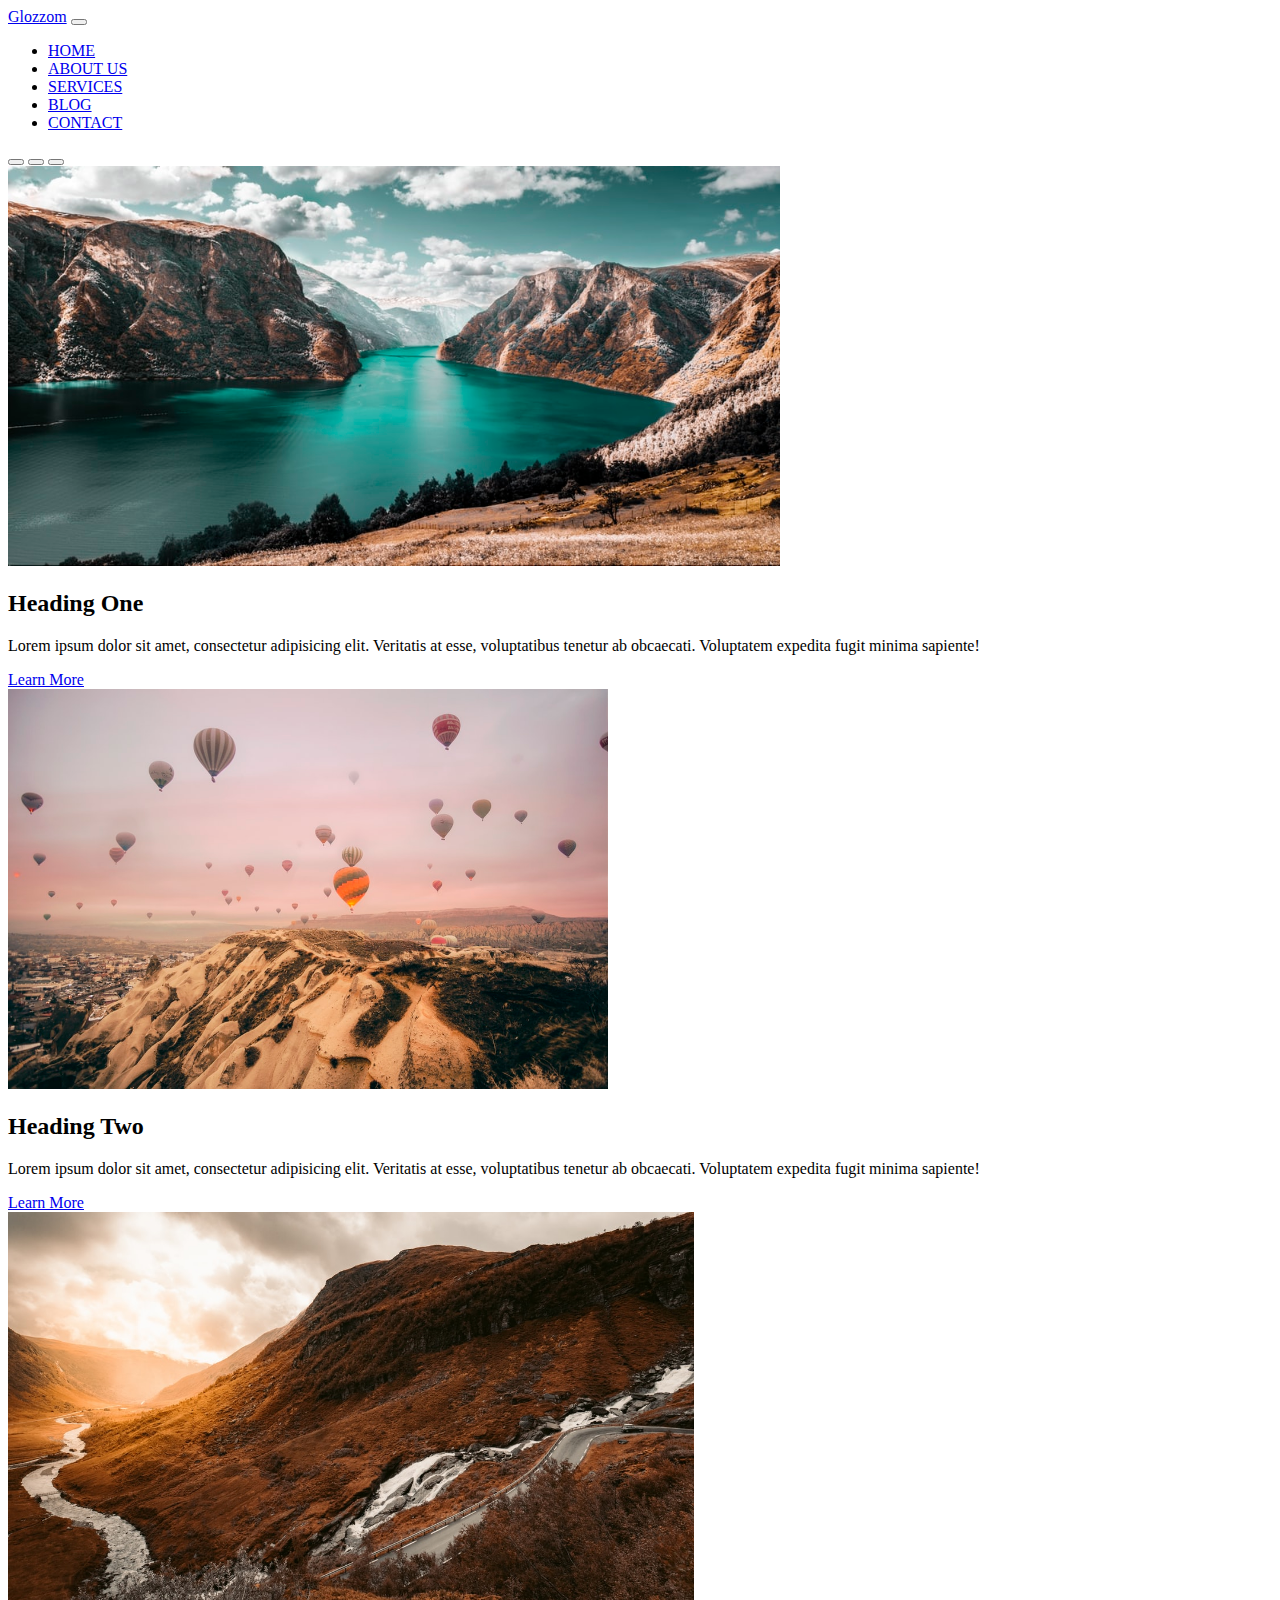
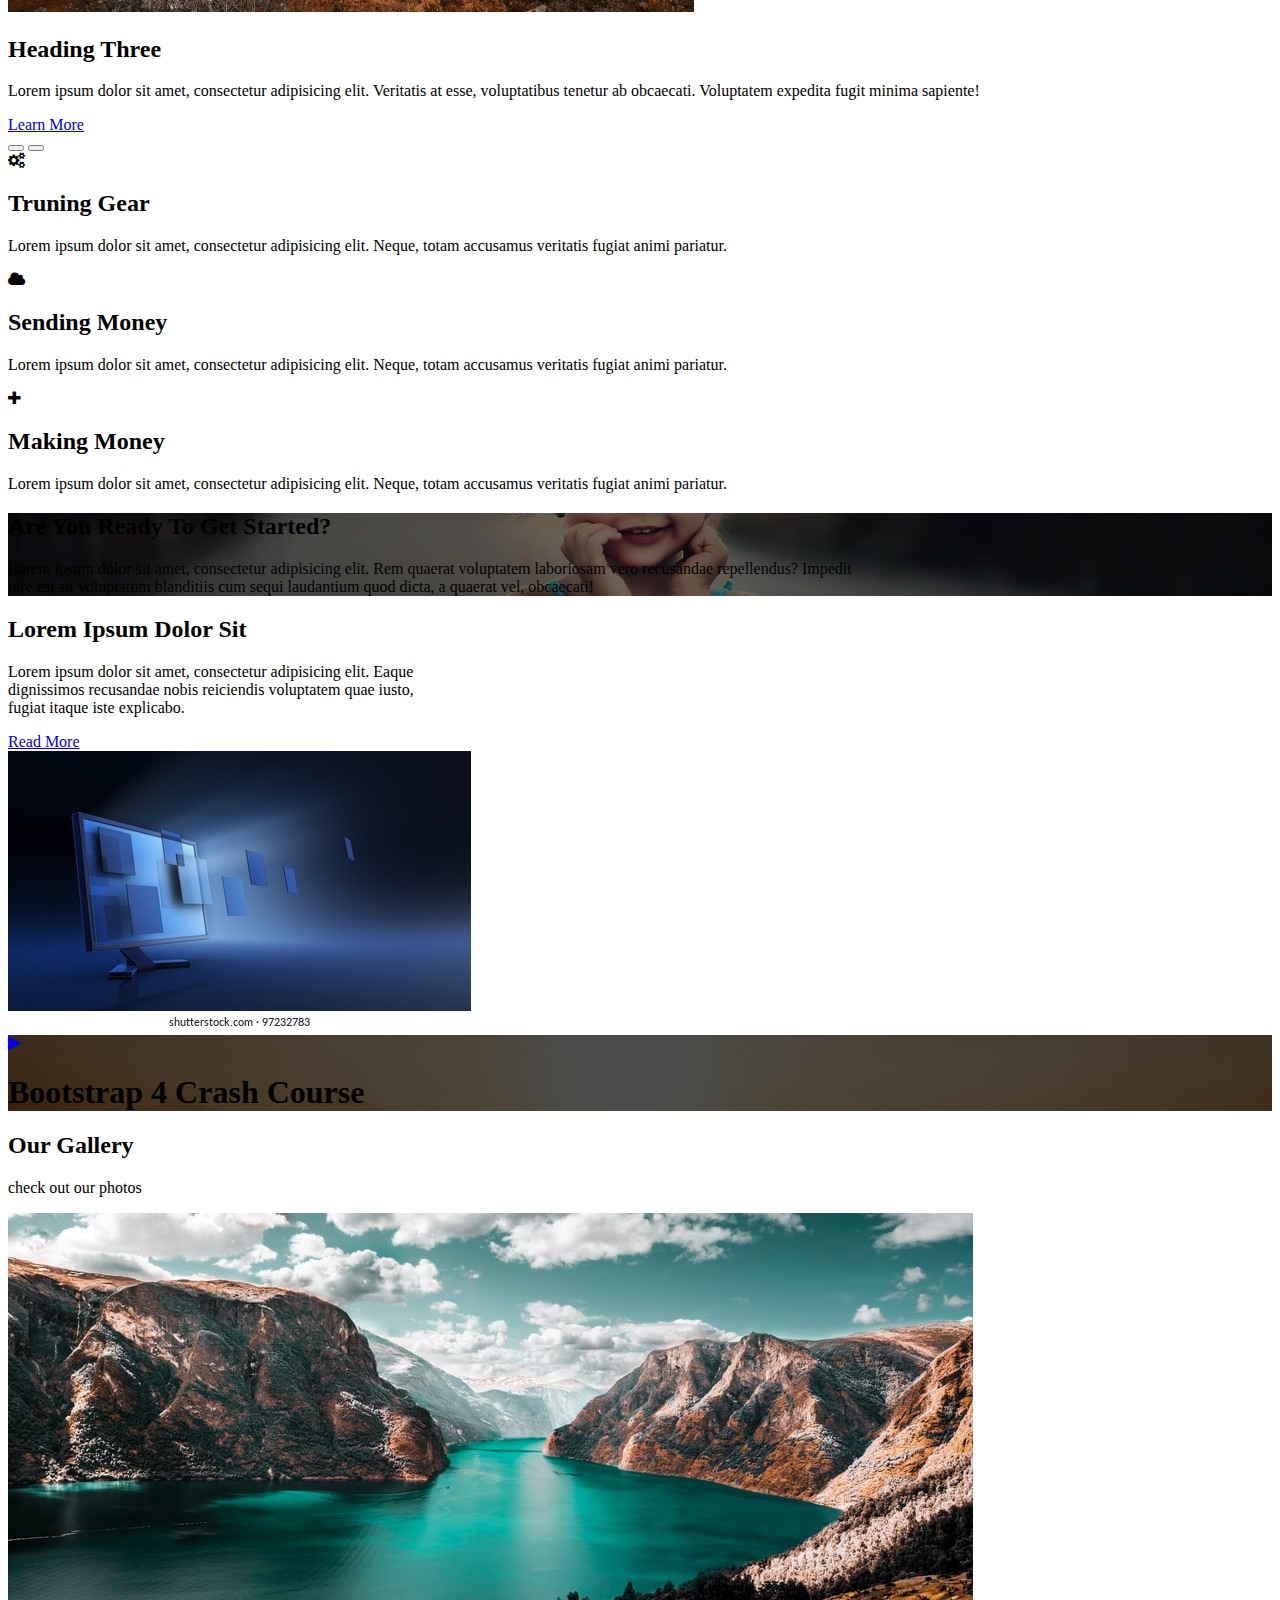
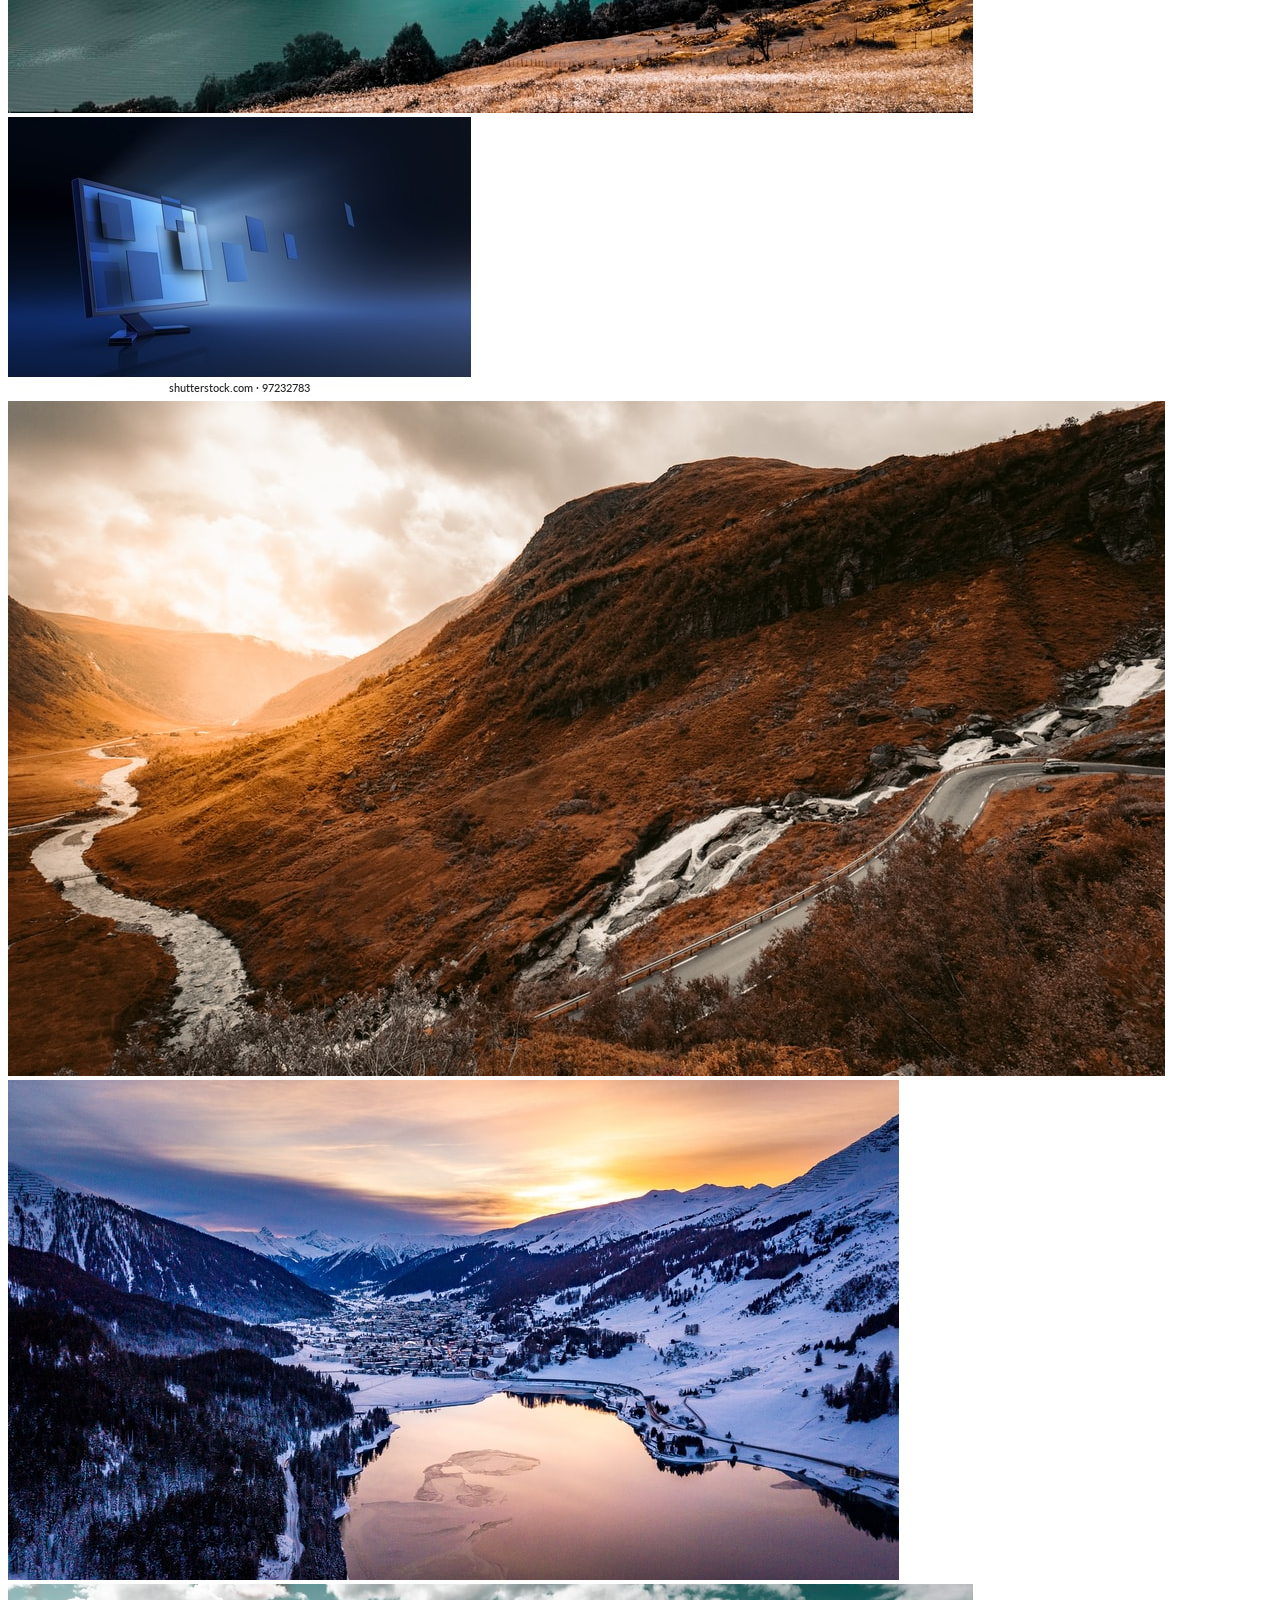
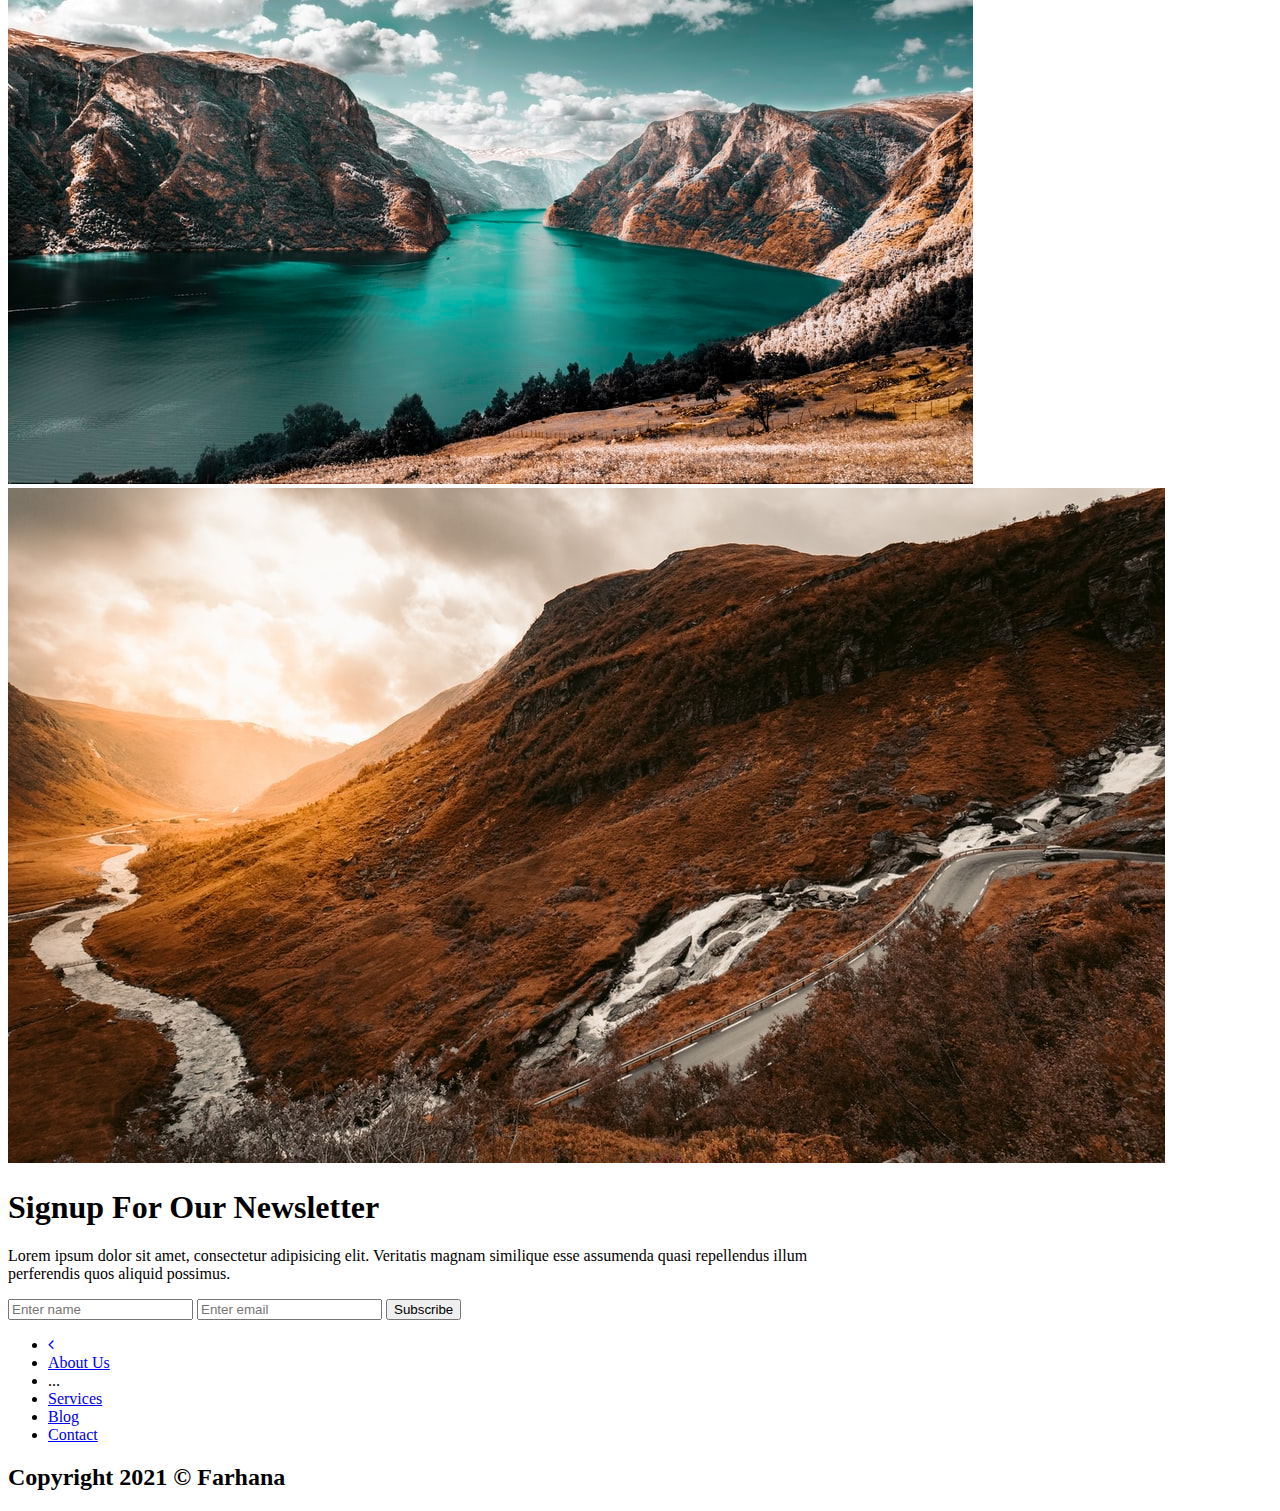
<file: projects/projects/bootstrap5_projects/bootstrap-F-project/index.html>
<!DOCTYPE html>
<html lang="en">
  <head>
    <meta charset="UTF-8">
    <meta name="viewport" content="width=device-width, initial-scale=1.0" />
    <link href="https://cdn.jsdelivr.net/npm/bootstrap@5.0.2/dist/css/bootstrap.min.css" rel="stylesheet" integrity="sha384-EVSTQN3/azprG1Anm3QDgpJLIm9Nao0Yz1ztcQTwFspd3yD65VohhpuuCOmLASjC" crossorigin="anonymous">
    <script src="https://cdn.jsdelivr.net/npm/bootstrap@5.0.2/dist/js/bootstrap.bundle.min.js" integrity="sha384-MrcW6ZMFYlzcLA8Nl+NtUVF0sA7MsXsP1UyJoMp4YLEuNSfAP+JcXn/tWtIaxVXM" crossorigin="anonymous"></script>
    <script src="https://cdn.jsdelivr.net/npm/@popperjs/core@2.9.2/dist/umd/popper.min.js" integrity="sha384-IQsoLXl5PILFhosVNubq5LC7Qb9DXgDA9i+tQ8Zj3iwWAwPtgFTxbJ8NT4GN1R8p" crossorigin="anonymous"></script>
    <script src="https://cdn.jsdelivr.net/npm/bootstrap@5.0.2/dist/js/bootstrap.min.js" integrity="sha384-cVKIPhGWiC2Al4u+LWgxfKTRIcfu0JTxR+EQDz/bgldoEyl4H0zUF0QKbrJ0EcQF" crossorigin="anonymous"></script>
    <link href="https://stackpath.bootstrapcdn.com/font-awesome/4.7.0/css/font-awesome.min.css" rel="stylesheet" integrity="sha384-wvfXpqpZZVQGK6TAh5PVlGOfQNHSoD2xbE+QkPxCAFlNEevoEH3Sl0sibVcOQVnN"crossorigin="anonymous"/>
   
  <title>Glozzom</title>
  </head>
  <body>
    <nav class="navbar navbar-expand-md bg-dark navbar-dark sticky-top">
        <div class="container">
          <a class="navbar-brand" href="#">Glozzom</a>
          <button class="navbar-toggler navbar-toggler-right" data-toggle="collapse" data-target="#nav-links">

          <span class="navbar-toggler-icon"></span>
        </button>
        <div id="nav-links" class="nav-nav-links collapse navbar-collapse d-block justify-content-end list-unstyled">
            <ul class="nav-links d-block d-flex">
              <li class="nav-item">
                <a class="nav-link text-white active text-decoration-none" href="index.html">HOME</a>
              </li>
              <li class="nav-item">
                <a class="nav-link text-white-50 text-decoration-none" href="about.html">ABOUT US </a>
              </li>
              <li class="nav-item">
                <a class="nav-link text-white-50 text-decoration-none" href="services.html">SERVICES </a>
              </li>
              <li class="nav-item">
                <a class="nav-link text-white-50 text-decoration-none" href="blog.html">BLOG </a>
              </li>
              <li class="nav-item">
                <a class="nav-link text-white-50 text-decoration-none" href="contact.html">CONTACT</a>
              </li>
            </ul>
          </div>
        </div>
      </nav>
      <div>
        <div id="carouselid" class="carousel slide" data-bs-ride="carousel">

            <!-- Indicators/dots -->
            <div class="carousel-indicators">
              <button type="button" data-bs-target="#carouselid" data-bs-slide-to="0" class="active"></button>
              <button type="button" data-bs-target="#carouselid" data-bs-slide-to="1"></button>
              <button type="button" data-bs-target="#carouselid" data-bs-slide-to="2"></button>
            </div>
          
            <!-- The slideshow/carousel -->
            <div class="carousel-inner">
              <div class="carousel-item active">
                <img src="image/image1.jpg" alt="Los Angeles" style="max-width: 100%; height: 400px; background-position: center" class="d-block w-100 mx-auto">
                  <div class="carousel-caption mb-3 pb-3 mb-sm-5 pb-sm-5">
                    <h2 class="text-danger fs-1 pb-4 fw-lighter">Heading One</h2>
                    <p class="para1 fs-5 text-white fw-lighter pb-4">
                      Lorem ipsum dolor sit amet, consectetur adipisicing elit.
                      Veritatis at esse, voluptatibus tenetur ab obcaecati.
                      Voluptatem expedita fugit minima sapiente!
                    </p>
                    <a href="#" class="btn btn-danger">Learn More</a>
                </div>
              </div>
              <div class="carousel-item">
                <img src="image/image2.jpg" alt="Chicago" style="max-width: 100%; height: 400px; background-position: center" class="d-block w-100 mx-auto">
                <div class="carousel-caption mb-3 pb-3 mb-sm-5 pb-sm-5">
                  <h2 class="text-danger fs-1 pb-4 float-end fw-lighter">Heading Two</h2>
                  <p class="para1 fs-5 text-white fw-lighter pb-4 float-end">
                    Lorem ipsum dolor sit amet, consectetur adipisicing elit.
                    Veritatis at esse, voluptatibus tenetur ab obcaecati.
                    Voluptatem expedita fugit minima sapiente!
                  </p>
                  <a href="#" class="btn btn-warning float-end">Learn More</a>
              </div>
              </div>
              <div class="carousel-item">
                <img src="image/image3.jpg" alt="New York" style="max-width: 100%; height: 400px; background-position: center" class="d-block w-100 mx-auto">
                <div class="carousel-caption mb-3 pb-3 mb-sm-5 pb-sm-5">
                  <h2 class="text-danger fs-1 pb-4 float-start fw-lighter">Heading Three</h2>
                  <p class="para1 fs-5 text-white fw-lighter pb-4 float-start">
                    Lorem ipsum dolor sit amet, consectetur adipisicing elit.
                    Veritatis at esse, voluptatibus tenetur ab obcaecati.
                    Voluptatem expedita fugit minima sapiente!
                  </p>
                  <a href="#" class="btn btn-primary float-start">Learn More</a>
              </div>
              </div>
            </div>
            <!-- Left and right controls/icons -->
            <button class="carousel-control-prev" type="button" data-bs-target="#carouselid" data-bs-slide="prev">
              <span class="carousel-control-prev-icon"></span>
            </button>
            <button class="carousel-control-next" type="button" data-bs-target="#carouselid" data-bs-slide="next">
              <span class="carousel-control-next-icon"></span>
            </button>
          </div>
          </div>
            <div class="container pt-5 px-5 mb-5 text-center">
              <div class="row1 d-flex gap-5 pt-3 justify-content-center">
                <div class="col-1 w-25 d-block">
                  <i class="fa fa-gears fs-1"></i>
                 <h2 class="fw-lighter">Truning Gear</h2>
                 <p class="fw-lighter fs-5">Lorem ipsum dolor sit amet, consectetur adipisicing elit. Neque, totam accusamus veritatis fugiat animi pariatur.</p>
                </div>
                <div class="col-2 w-25 d-block">
                  <i class="fa fa-cloud fs-1"></i>
                  <h2 class="fw-lighter">Sending Money</h2>
                  <p class="fw-lighter fs-5">Lorem ipsum dolor sit amet, consectetur adipisicing elit. Neque, totam accusamus veritatis fugiat animi pariatur.</p>
                 </div>
                 <div class="col-3 w-25 d-block">
                  <i class="fa fa-plus fs-1"></i>
                  <h2 class="fw-lighter">Making Money</h2>
                  <p class="fw-lighter fs-5">Lorem ipsum dolor sit amet, consectetur adipisicing elit. Neque, totam accusamus veritatis fugiat animi pariatur.</p>
                 </div>
              </div>
            </div>
       <div class="pb-4 pt-4 justify-content-center" style="background: rgba(0, 0, 0, 0.5) url(image/girl3.jpg); background-blend-mode: darken; background-size: cover; background-position: center;">
          <h2 class="text-center pt-4 fs-2 text-white fw-normal">Are You Ready To Get Started?</h2>
          <p class="text-center pt-3 pb-4 text-white fs-5 fw-light">Lorem ipsum dolor sit amet, consectetur adipisicing elit. Rem quaerat voluptatem laboriosam vero recusandae repellendus? Impedit<br> iure est sit voluptatum blanditiis cum sequi laudantium quod dicta, a quaerat vel, obcaecati!</p>
       </div>

       <!-- <div>
        <div class="pt-5">
          <img src="image/girl3.jpg" height="400px" width="100px" class="img-fluid">
          <h2 class="text-center pt-4 fs-2 text-white fw-normal">Are You Ready To Get Started?</h2>
          <p class="text-center pt-3 pb-4 text-white fs-5 fw-light">Lorem ipsum dolor sit amet, consectetur adipisicing elit. Rem quaerat voluptatem laboriosam vero recusandae repellendus? Impedit<br> iure est sit voluptatum blanditiis cum sequi laudantium quod dicta, a quaerat vel, obcaecati!</p>
        </div>
       </div> -->
<!-- need to do with grid property -->
        <div class="container ps-5 pt-5 pb-5">
           <div class="row d-flex  gap-3 ps-5">
            <div class="col w-50 pt-5">
              <h2 class="text-black fw-light fs-3">Lorem Ipsum Dolor Sit</h2>
              <p class="fs-5 fw-light">Lorem ipsum dolor sit amet, consectetur adipisicing elit. Eaque<br> dignissimos recusandae nobis reiciendis voluptatem quae iusto,<br>fugiat itaque iste explicabo.</p>
              <a href="#" class="btn btn-outline-dark">Read More</a>
            </div>
            <div class="col-2 w-50"><img src="image/monitor.jpg"></div>
           </div>
        </div>
      <div class="pb-5 pt-5 w-100 pt-4 text-center justify-content-center align bg obj-fit-cover" style="background:rgba(0, 0, 0, 0.7) url(image/people.jpg); background-blend-mode: darken; background-size: cover; background-repeat: no-repeat; background-position: center; max-width: 100%;">
        <a href="https://youtu.be/3olM-9vcd4M"><i class="fa fa-play fs-1 fw-bolder text-danger pb-4"></i></a>
        <h1 class="pb-3">Bootstrap 4 Crash Course</h1> 
      </div>
      <div class="container">
        <div class="row">
          <div class="text-center pt-5 pb-2">
            <h2 class="fw-bolder pb-3">Our Gallery</h2>
            <p class="fw-lighter fs-5">check out our photos</p>
          </div>
          <div class="row-cols-4 gap-4 d-flex mb-2 justify-content-center">
            <a href="image/image1.jpg"><img src="image/image1.jpg" class="img-fluid"></a>
            <a href="image/monitor.jpg"><img src="image/monitor.jpg" class="img-fluid"></a>
            <a href="image/image3.jpg"><img src="image/image3.jpg" class="img-fluid"></a>
          </div>
          <div class="row-cols-4 gap-4 d-flex mb-4 justify-content-center">
            <a href="image/image4.jpg"><img src="image/image4.jpg" class="img-fluid"></a>
            <a href="image/image1.jpg"><img src="image/image1.jpg" class="pb-3 img-fluid"></a>
            <a href="image/image3.jpg"><img src="image/image3.jpg" class="img-fluid"></a>
          </div>
        </div>
      </div>
      <div class="bg-dark">
        <div class="container">
          <div class="row">
             <div class="col pt-5 pb-5">
              <h1 class="text-center text-white fs-2 pb-3 fw-normal">Signup For Our Newsletter</h1>
              <p class="text-center text-white fs-5 fw-light">Lorem ipsum dolor sit amet, consectetur adipisicing elit. Veritatis magnam similique esse assumenda quasi repellendus illum<br>perferendis quos aliquid possimus.</p>
              <form class="d-flex gap-3 pt-2 justify-content-center">

                 <!-- <label for="name"></label> -->

                 <input type="text" class="rounded border-0 ps-3" name="name" id="name" placeholder="Enter name">

                 <!-- <label for="email"></label> -->

                 <input type="email" class="rounded border-0 ps-3" name="email" id="email" placeholder="Enter email">
                 <input type="submit" class="btn btn-primary" value="Subscribe">
              </form>
             </div>
          </div>
        </div>
      </div>
      <div class="container">
        <div class="row">
          <div class="pb-2 pt-2">
            <ul class="d-flex gap-5">
              <li class="uk-icon uk-pagination-previous list-unstyled"><a href="index.html"><i class="fa fa-angle-left text-secondary" aria-hidden="true"></i></a></li>
              <li class="list-unstyled"><a href="about.html" class="text-decoration-none text-secondary fw-light">About Us</a></li>
              <li class="uk-pagination-previous list-unstyled"><a class="text-decoration-none text-dark disabled">...</a></li>
              <li class="list-unstyled"><a href="services.html" class="text-decoration-none text-secondary fw-light">Services</a></li>
              <li class="list-unstyled"><a href="blog.html" class="text-decoration-none text-secondary fw-light">Blog</a></li>
              <li class="list-unstyled"><a href="contact.html" class="text-decoration-none text-secondary fw-light">Contact</a></li>
            </ul>
          </div>
        </div>
      </div>
      <div class="bg-info pt-3 pb-3">
          <div class="container text-center"><h2 class="fs-5 text-white fw-light">Copyright 2021 &copy; Farhana</h2></div>
      </div>
  </body>

</html>
</file>
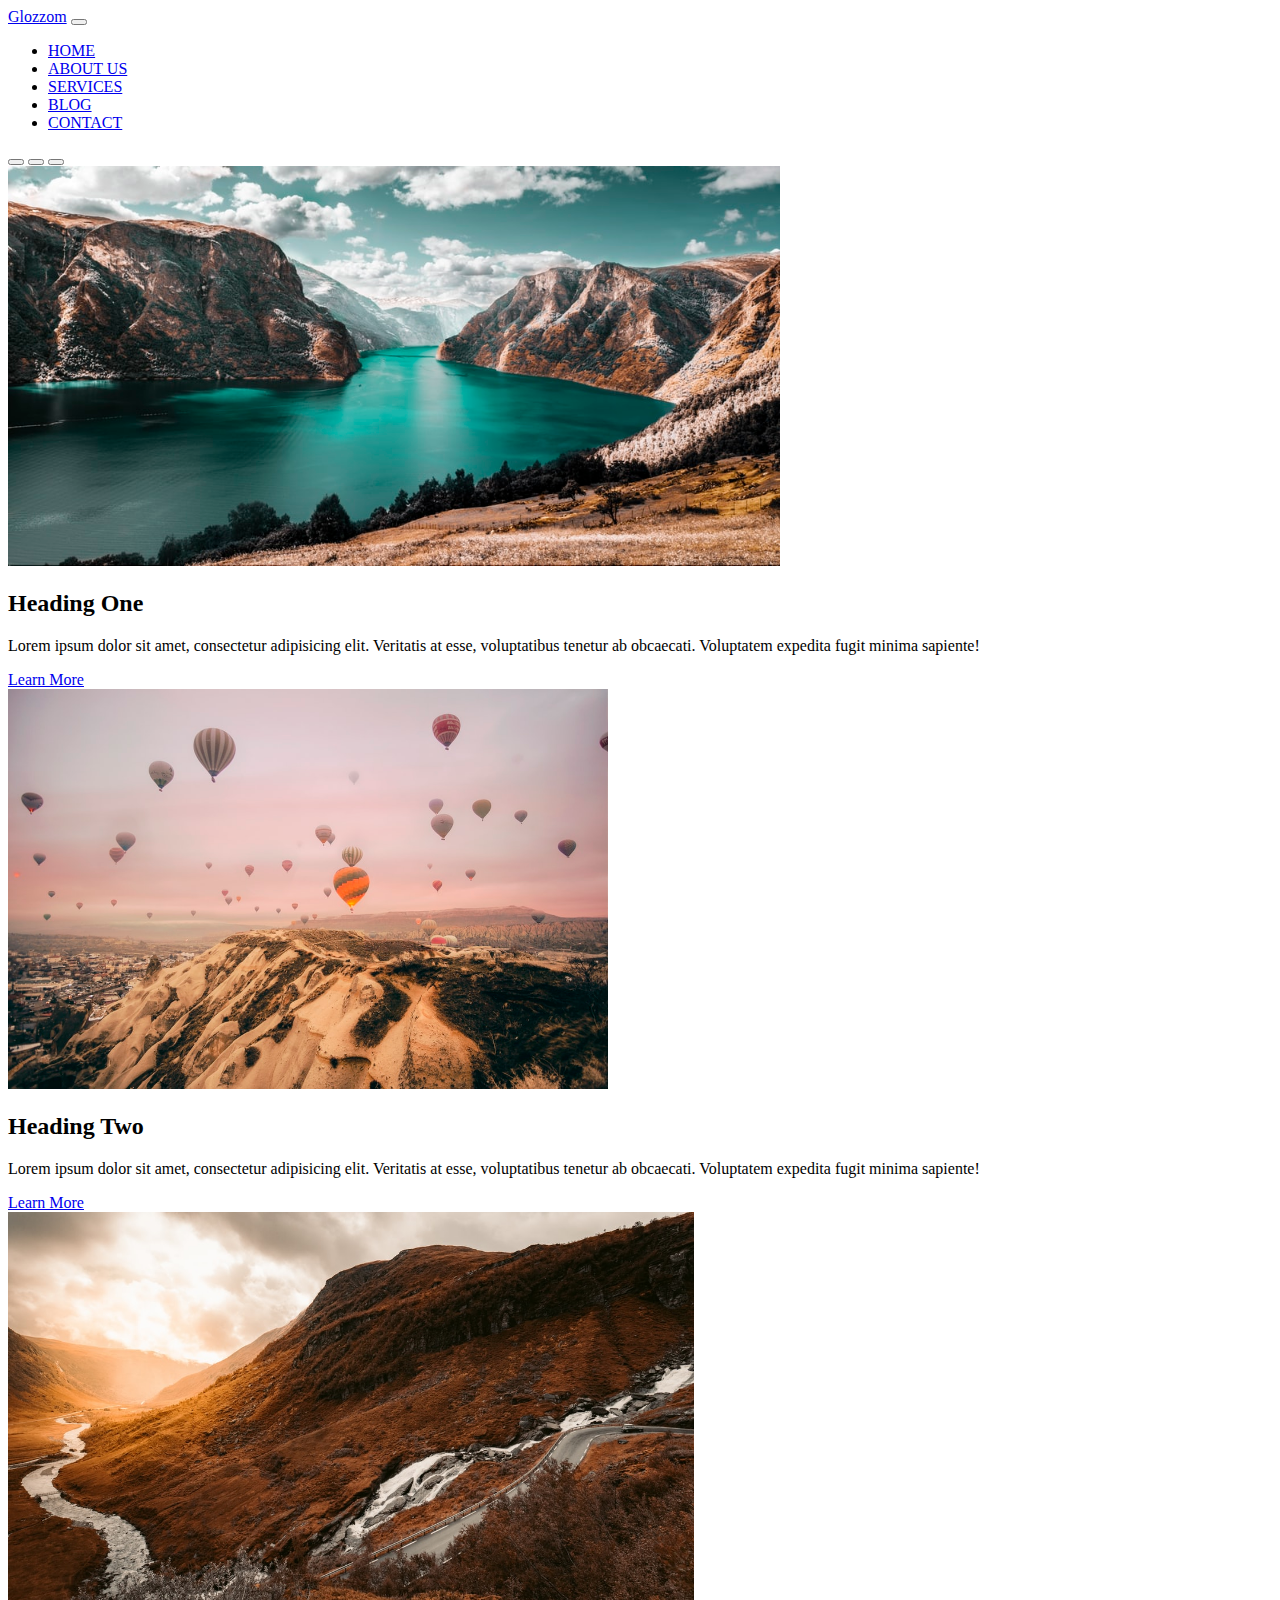
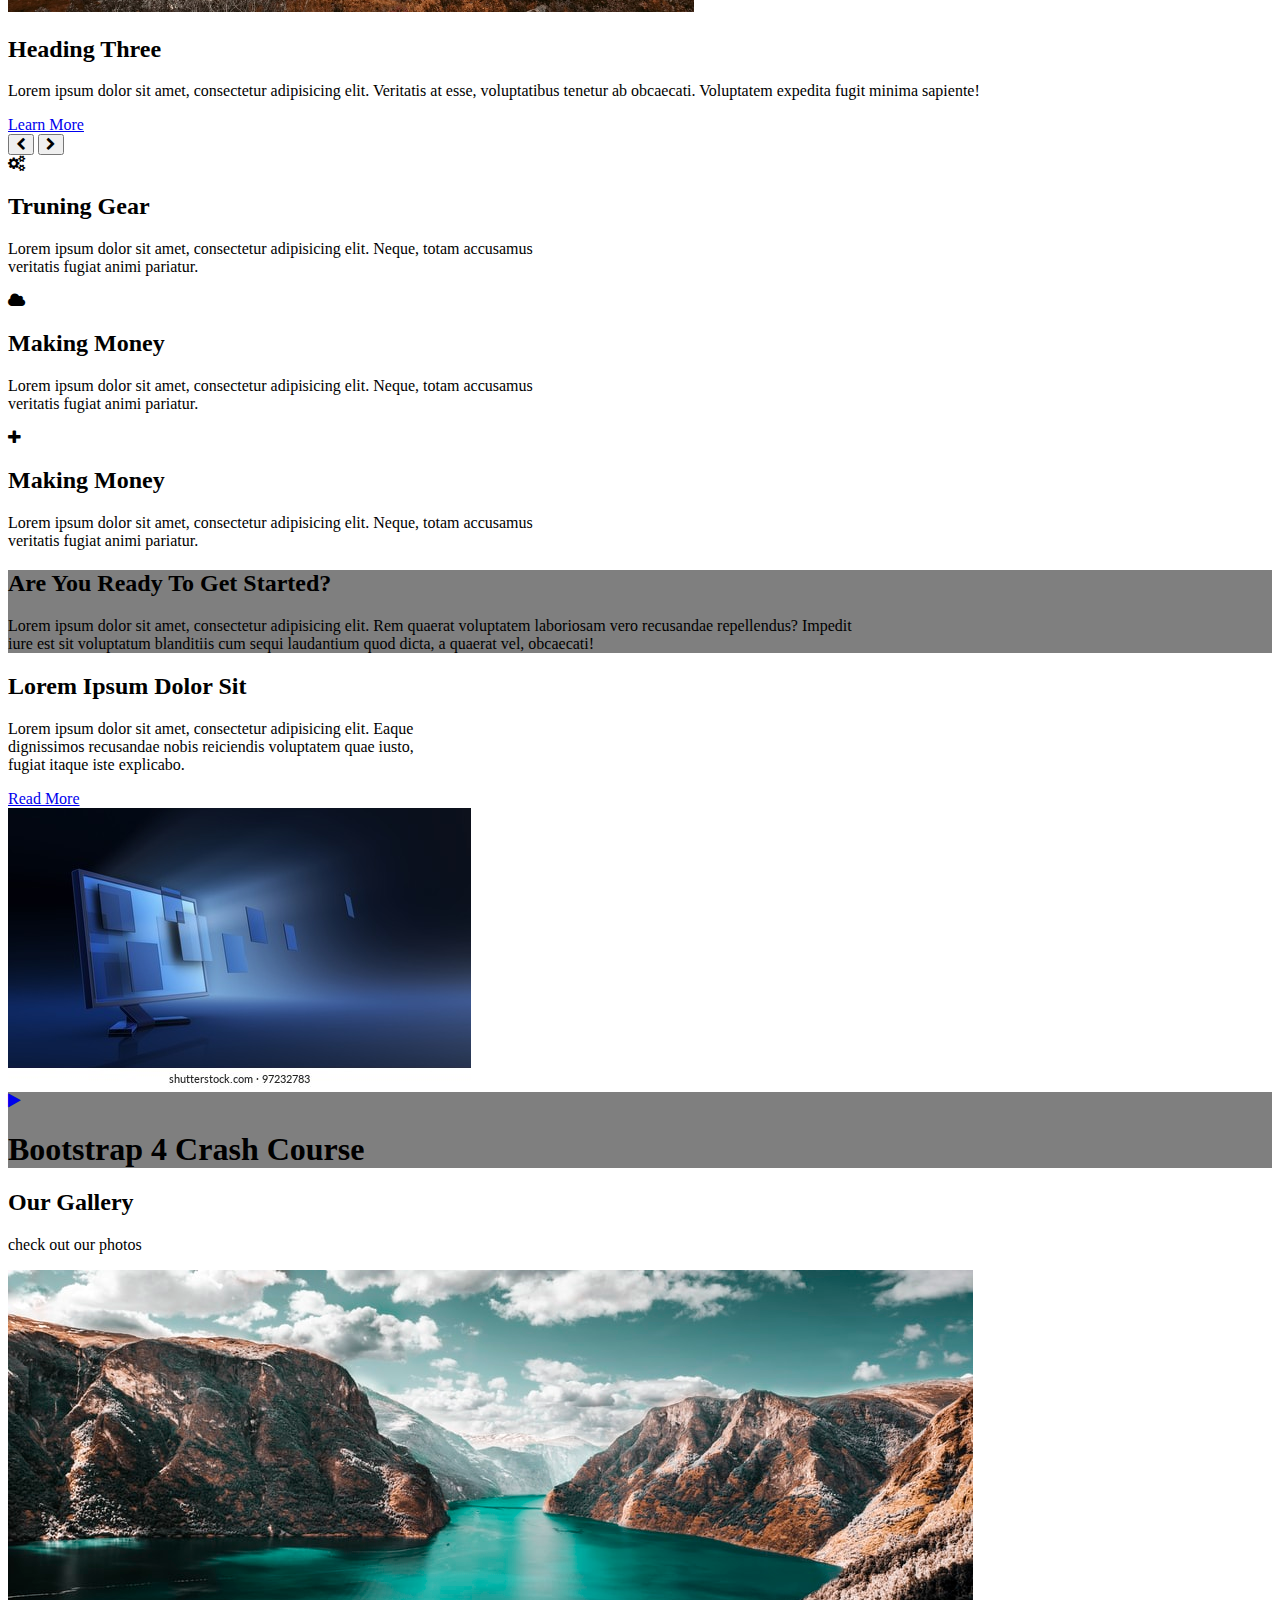
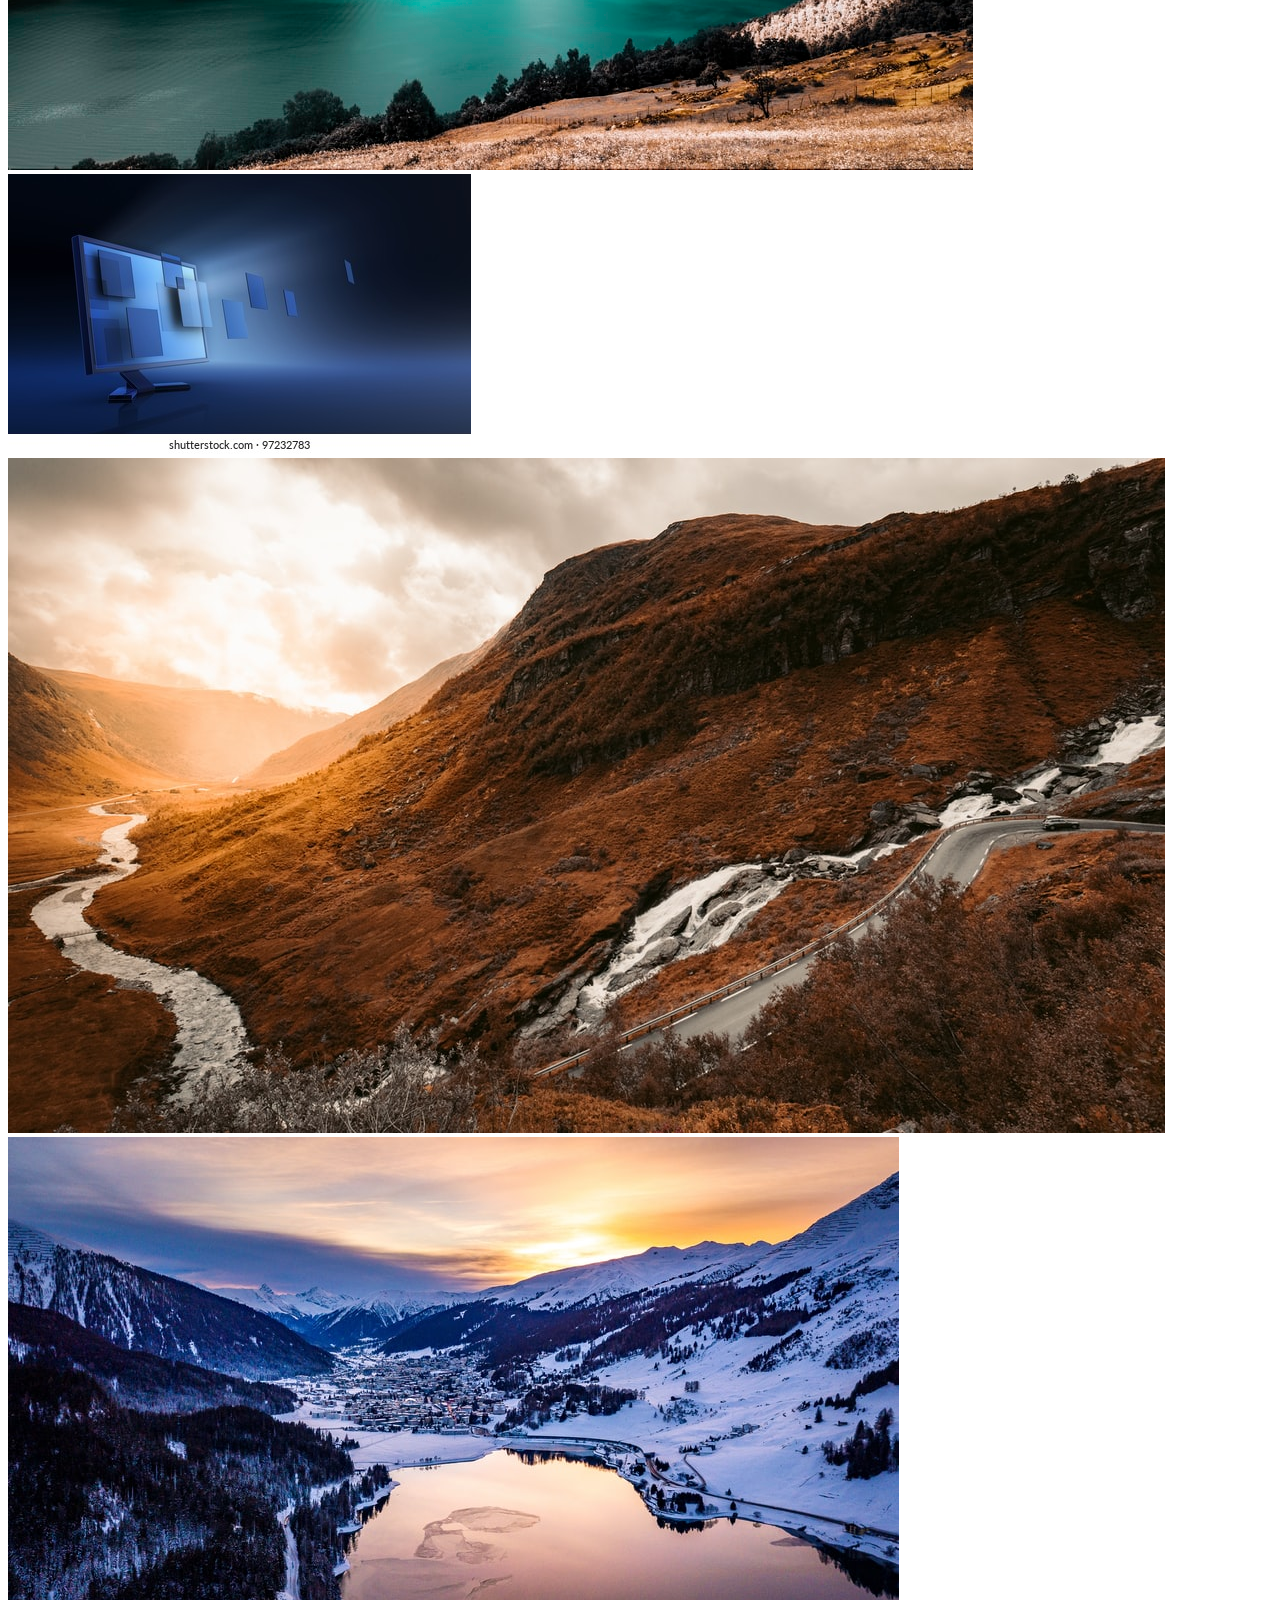
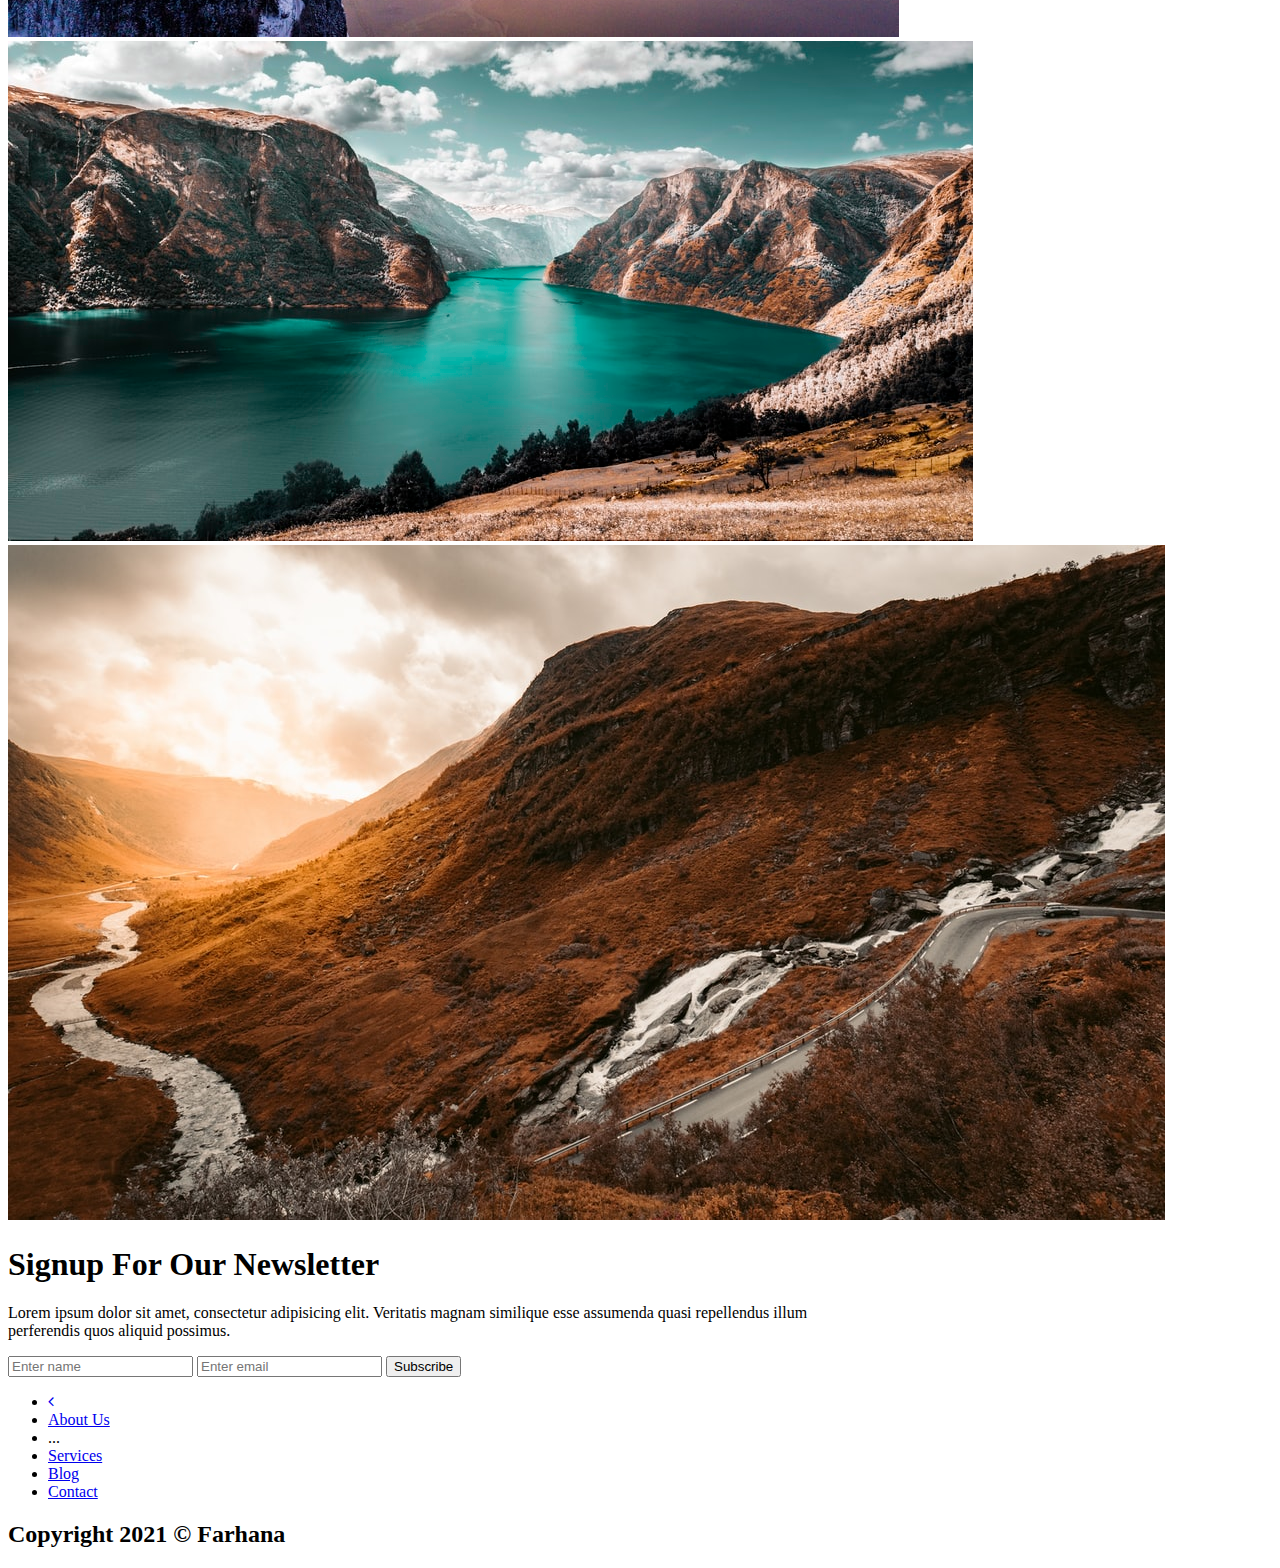
<file: projects/projects/bootstrap5_projects/bootstrap-Fproject-complete/index.html>
<!DOCTYPE html>
<html lang="en">
  <head>
    <meta charset="UTF-8">
    <meta name="viewport" content="width=device-width, initial-scale=1.0" />
    <link href="https://cdn.jsdelivr.net/npm/bootstrap@5.0.2/dist/css/bootstrap.min.css" rel="stylesheet" integrity="sha384-EVSTQN3/azprG1Anm3QDgpJLIm9Nao0Yz1ztcQTwFspd3yD65VohhpuuCOmLASjC" crossorigin="anonymous">
    <script src="https://cdn.jsdelivr.net/npm/bootstrap@5.0.2/dist/js/bootstrap.bundle.min.js" integrity="sha384-MrcW6ZMFYlzcLA8Nl+NtUVF0sA7MsXsP1UyJoMp4YLEuNSfAP+JcXn/tWtIaxVXM" crossorigin="anonymous"></script>
    <script src="https://cdn.jsdelivr.net/npm/@popperjs/core@2.9.2/dist/umd/popper.min.js" integrity="sha384-IQsoLXl5PILFhosVNubq5LC7Qb9DXgDA9i+tQ8Zj3iwWAwPtgFTxbJ8NT4GN1R8p" crossorigin="anonymous"></script>
    <script src="https://cdn.jsdelivr.net/npm/bootstrap@5.0.2/dist/js/bootstrap.min.js" integrity="sha384-cVKIPhGWiC2Al4u+LWgxfKTRIcfu0JTxR+EQDz/bgldoEyl4H0zUF0QKbrJ0EcQF" crossorigin="anonymous"></script>
    <link href="https://stackpath.bootstrapcdn.com/font-awesome/4.7.0/css/font-awesome.min.css" rel="stylesheet" integrity="sha384-wvfXpqpZZVQGK6TAh5PVlGOfQNHSoD2xbE+QkPxCAFlNEevoEH3Sl0sibVcOQVnN"crossorigin="anonymous"/>

  <title>Glozzom</title>
  </head>
  <body>
    <!-- <nav
      class="navbar navbar-dark bg-dark navbar-expand-md fixed-top"
      uk-sticky="top: 200; animation: uk-animation-slide-top; bottom: #sticky-on-scroll-up"
    >
      <div class="container">
        <a href="index.html" class="navbar-brand">Glozzom</a>
        <button class="navbar-toggler navbar-toggler-right" data-toggle="collapse" data-target="#navbarNav">
       <span class="navbar-toggler-icon"></span>
        </button>
        <div id="navbarNav" class="collapse navbar-collapse">
          <ul class="navbar-nav ml-auto">
            <li class="nav-item active">
            <a class="nav-link" href="index.html">Home</a>
            </li>
            <li class="nav-item">
            <a class="nav-link" href="about.html">About Us</a>
            </li>
            <li class="nav-item">
             <a class="nav-link" href="services.html">Services</a>
            </li>
            <li class="nav-item">
             <a class="nav-link" href="blog.html">Blog</a>
            </li>
            <li class="nav-item">
            <a class="nav-link" href="contact.html">Contact</a>
            </li>
          </ul>
        </div>
      </div>
    </nav> -->

      <nav class="navbar navbar-expand-md bg-dark navbar-dark fixed-top " uk-sticky="top: 500; animation: uk-animation-slide-top; bottom: #sticky-on-scroll-up">
        <div class="container">
          <a class="navbar-brand" href="index.html">Glozzom</a>
          <button class="navbar-toggler navbar-toggler-right" data-toggle="collapse" data-target="#navbar-nav">

          <span class="navbar-toggler-icon"></span>
        </button>
        <div id="navbar-nav" class="collapse navbar-collapse show justify-content-end">
            <ul class="nav-links d-flex list-unstyled">
              <li class="nav-item">
                <a class="nav-link text-white active" href="index.html" id="nav-lia">HOME</a>
              </li>
              <li class="nav-item">
                <a class="nav-link text-white-50" href="about.html">ABOUT US </a>
              </li>
              <li class="nav-item">
                <a class="nav-link text-white-50" href="services.html">SERVICES </a>
              </li>
              <li class="nav-item">
                <a class="nav-link text-white-50" href="blog.html">BLOG </a>
              </li>
              <li class="nav-item">
                <a class="nav-link text-white-50" href="contact.html">CONTACT</a>
              </li>
            </ul>
          </div>
        </div>
      </nav>


        <div id="carouselid" class="carousel slide" data-bs-ride="carousel">
            <!-- Indicators/dots -->
            <div class="carousel-indicators">
              <button type="button" data-bs-target="#carouselid" data-bs-slide-to="0" class="active"></button>
              <button type="button" data-bs-target="#carouselid" data-bs-slide-to="1"></button>
              <button type="button" data-bs-target="#carouselid" data-bs-slide-to="2"></button>
            </div>
          
            <!-- The slideshow/carousel -->
            <div class="carousel-inner">
              <div class="carousel-item active">
                <img src="image/image1.jpg" alt="Los Angeles" style="max-width: 100%; height: 400px; background-position: center" class="d-block w-100 mx-auto">
                  <div class="carousel-caption mb-3 pb-3 mb-sm-5 pb-sm-5">
                    <h2 class="text-danger fs-1 pb-4 fw-lighter">Heading One</h2>
                    <p class="para1 fs-5 text-white fw-lighter pb-4">
                      Lorem ipsum dolor sit amet, consectetur adipisicing elit.
                      Veritatis at esse, voluptatibus tenetur ab obcaecati.
                      Voluptatem expedita fugit minima sapiente!
                    </p>
                    <a href="#" class="btn btn-danger">Learn More</a>
                </div>
              </div>
              <div class="carousel-item">
                <img src="image/image2.jpg" alt="Chicago" style="max-width: 100%; height: 400px; background-position: center" class="d-block w-100 mx-auto">
                <div class="carousel-caption mb-3 pb-3 mb-sm-5 pb-sm-5">
                  <h2 class="text-danger fs-1 pb-4 float-end fw-lighter">Heading Two</h2>
                  <p class="para1 fs-5 text-white fw-lighter pb-4 float-end">
                    Lorem ipsum dolor sit amet, consectetur adipisicing elit.
                    Veritatis at esse, voluptatibus tenetur ab obcaecati.
                    Voluptatem expedita fugit minima sapiente!
                  </p>
                  <a href="#" class="btn btn-warning float-end">Learn More</a>
              </div>
              </div>
              <div class="carousel-item">
                <img src="image/image3.jpg" alt="New York" style="max-width: 100%; height: 400px; background-position: center" class="d-block w-100 mx-auto">
                <div class="carousel-caption mb-3 pb-3 mb-sm-5 pb-sm-5">
                  <h2 class="text-danger fs-1 pb-4 float-start fw-lighter">Heading Three</h2>
                  <p class="para1 fs-5 text-white fw-lighter pb-4 float-start">
                    Lorem ipsum dolor sit amet, consectetur adipisicing elit.
                    Veritatis at esse, voluptatibus tenetur ab obcaecati.
                    Voluptatem expedita fugit minima sapiente!
                  </p>
                  <a href="#" class="btn btn-primary float-start">Learn More</a>
              </div>
              </div>
            </div>
            <!-- Left and right controls/icons -->
            <button class="carousel-control-prev" type="button" data-bs-target="#carouselid" data-bs-slide="prev">
              <i class="fa fa-chevron-left fs-5" aria-hidden="true"></i>
              <!-- <span class="carousel-control-prev-icon"></span> -->
            </button>
            <button class="carousel-control-next" type="button" data-bs-target="#carouselid" data-bs-slide="next">
              <i class="fa fa-chevron-right fs-5" aria-hidden="true"></i>
              <!-- <span class="carousel-control-next-icon"></span> -->
            </button>
          </div>
          </div>
          <div>
            <div class="container d-block text-center justify-content-center px-5">
           <div class="row py-5 px-5">
            <div class="col-md-4"><i class="fa fa-gears fs-1 fw-bold"></i>
              <h2 class="fw-lighter">Truning Gear</h2>
              <p class="fw-lighter fs-5">Lorem ipsum dolor sit amet, consectetur adipisicing elit. Neque, totam accusamus<br>veritatis fugiat animi pariatur.</p>
            </div>
            <div class="col-md-4"><i class="fa fa-cloud fs-1 fw-bold"></i>
              <h2 class="fw-lighter">Making Money</h2>
              <p class="fw-lighter fs-5">Lorem ipsum dolor sit amet, consectetur adipisicing elit. Neque, totam accusamus<br>veritatis fugiat animi pariatur.</p>
            </div>
            <div class="col-md-4"><i class="fa fa-plus fs-1 fw-bold"></i>
              <h2 class="fw-lighter">Making Money</h2>
              <p class="fw-lighter fs-5">Lorem ipsum dolor sit amet, consectetur adipisicing elit. Neque, totam accusamus<br>veritatis fugiat animi pariatur.</p>
            </div>
           </div>
          </div>
            <!-- <div class="container d-grid d-block text-center pt-5 pb-5 gap-4 gap-md-2 justify-content-center">
              <div><i class="fa fa-gears fs-1"></i>
                <h2 class="fw-lighter">Truning Gear</h2>
                <p class="fw-lighter fs-5">Lorem ipsum dolor sit amet, consectetur adipisicing elit. Neque, totam accusamus veritatis fugiat animi pariatur.</p>
              </div>
              <div>
                <i class="fa fa-cloud fs-1"></i>
                  <h2 class="fw-lighter">Sending Money</h2>
                  <p class="fw-lighter fs-5">Lorem ipsum dolor sit amet, consectetur adipisicing elit. Neque, totam accusamus veritatis fugiat animi pariatur.</p>
              </div>
              <div><i class="fa fa-plus fs-1"></i>
                <h2 class="fw-lighter">Making Money</h2>
                <p class="fw-lighter fs-5">Lorem ipsum dolor sit amet, consectetur adipisicing elit. Neque, totam accusamus veritatis fugiat animi pariatur.</p>
              </div>
            </div>
          </div> -->
            <!-- <div class="container pt-5 px-5 mb-5 text-center">
              <div class="row1 d-flex gap-5 pt-3 justify-content-center">
                <div class="col-1 w-25 d-block">
                  <i class="fa fa-gears fs-1"></i>
                 <h2 class="fw-lighter">Truning Gear</h2>
                 <p class="fw-lighter fs-5">Lorem ipsum dolor sit amet, consectetur adipisicing elit. Neque, totam accusamus veritatis fugiat animi pariatur.</p>
                </div>
                <div class="col-2 w-25 d-block">
                  <i class="fa fa-cloud fs-1"></i>
                  <h2 class="fw-lighter">Sending Money</h2>
                  <p class="fw-lighter fs-5">Lorem ipsum dolor sit amet, consectetur adipisicing elit. Neque, totam accusamus veritatis fugiat animi pariatur.</p>
                 </div>
                 <div class="col-3 w-25 d-block">
                  <i class="fa fa-plus fs-1"></i>
                  <h2 class="fw-lighter">Making Money</h2>
                  <p class="fw-lighter fs-5">Lorem ipsum dolor sit amet, consectetur adipisicing elit. Neque, totam accusamus veritatis fugiat animi pariatur.</p>
                 </div>
              </div>
            </div> -->
            <!-- <div class="pb-4 pt-4 justify-content-center">
              <img src="image/girl3.jpg">
              <h2 class="text-center pt-4 fs-2 text-white fw-normal">Are You Ready To Get Started?</h2>
              <p class="text-center pt-3 pb-4 text-white fs-5 fw-light">Lorem ipsum dolor sit amet, consectetur adipisicing elit. Rem quaerat voluptatem laboriosam vero recusandae repellendus? Impedit<br> iure est sit voluptatum blanditiis cum sequi laudantium quod dicta, a quaerat vel, obcaecati!</p>
           </div> -->
       <!-- real one--- <div class="pb-4 pt-4 justify-content-center" style="background: rgba(0, 0, 0, 0.5) url(image/girl3.jpg); background-blend-mode: darken; background-size: cover; background-position: center;">
          <h2 class="text-center pt-4 fs-2 text-white fw-normal">Are You Ready To Get Started?</h2>
          <p class="text-center pt-3 pb-4 text-white fs-5 fw-light">Lorem ipsum dolor sit amet, consectetur adipisicing elit. Rem quaerat voluptatem laboriosam vero recusandae repellendus? Impedit<br> iure est sit voluptatum blanditiis cum sequi laudantium quod dicta, a quaerat vel, obcaecati!</p>
       </div> -->
       <div class="justify-content-center" style="background: url(image/girl3.jpg); background-attachment: fixed; position: relative; background-size: cover; background-position: center;">
       <div class="py-5" style="background:rgba(0, 0, 0, 0.5)"><h2 class="text-center pt-4 fs-2 text-white fw-normal">Are You Ready To Get Started?</h2>
        <p class="text-center pt-3 pb-4 text-white fs-5 fw-light">Lorem ipsum dolor sit amet, consectetur adipisicing elit. Rem quaerat voluptatem laboriosam vero recusandae repellendus? Impedit<br> iure est sit voluptatum blanditiis cum sequi laudantium quod dicta, a quaerat vel, obcaecati!</p></div>
     </div>
     
<!-- need to do with grid property -->
        <div class="container ps-md-5 pt-5 pb-5">
           <div class="row d-flex gap-md-3 ps-md-5">
            <div class="col w-50 pt-md-5">
              <h2 class="text-black fw-light fs-3">Lorem Ipsum Dolor Sit</h2>
              <p class="fs-5 fw-light">Lorem ipsum dolor sit amet, consectetur adipisicing elit. Eaque<br> dignissimos recusandae nobis reiciendis voluptatem quae iusto,<br>fugiat itaque iste explicabo.</p>
              <a href="#" class="btn btn-outline-dark">Read More</a>
            </div>
            <div class="col-2 w-50"><img src="image/monitor.jpg" class="img-fluid"></div>
           </div>
        </div>
        <div class="justify-content-center" style="background: url(image/people.jpg); background-attachment: fixed; position: relative; background-size: cover; background-position: center;">
          <div class="py-5 text-center" style="background:rgba(0, 0, 0, 0.5)"><a href="https://youtu.be/3olM-9vcd4M"><i class="fa fa-play fs-1 fw-bolder text-danger pb-4"></i></a>
            <h1 class="pb-3">Bootstrap 4 Crash Course</h1></div>
        </div>
      <!-- <div class="pb-5 pt-5 w-100 pt-4 text-center justify-content-center align bg obj-fit-cover" style="background: url(image/people.jpg); background-blend-mode: darken; background-size: cover; background-repeat: no-repeat; background-position: center; max-width: 100%;">
       <div class="py-5" style="background:rgba(0, 0, 0, 0.7)"><a href="https://youtu.be/3olM-9vcd4M"><i class="fa fa-play fs-1 fw-bolder text-danger pb-4"></i></a>
        <h1 class="pb-3">Bootstrap 4 Crash Course</h1></div>
      </div> -->
      <div class="container">
        <div class="row">
          <div class="text-center pt-5 pb-2">
            <h2 class="fw-bolder pb-3">Our Gallery</h2>
            <p class="fw-lighter fs-5">check out our photos</p>
          </div>
          <div class="row-cols-4 gap-4 d-flex mb-2 justify-content-center">
            <a href="image/image1.jpg"><img src="image/image1.jpg" class="img-fluid"></a>
            <a href="image/monitor.jpg"><img src="image/monitor.jpg" class="img-fluid"></a>
            <a href="image/image3.jpg"><img src="image/image3.jpg" class="img-fluid"></a>
          </div>
          <div class="row-cols-4 gap-4 d-flex mb-4 justify-content-center">
            <a href="image/image4.jpg"><img src="image/image4.jpg" class="img-fluid"></a>
            <a href="image/image1.jpg"><img src="image/image1.jpg" class="pb-3 img-fluid"></a>
            <a href="image/image3.jpg"><img src="image/image3.jpg" class="img-fluid"></a>
          </div>
        </div>
      </div>
      <div class="bg-dark">
        <div class="container">
          <div class="row">
             <div class="col pt-5 pb-5">
              <h1 class="text-center text-white fs-2 pb-3 fw-normal">Signup For Our Newsletter</h1>
              <p class="text-center text-white fs-5 fw-light">Lorem ipsum dolor sit amet, consectetur adipisicing elit. Veritatis magnam similique esse assumenda quasi repellendus illum<br>perferendis quos aliquid possimus.</p>
              <form class="d-flex gap-3 pt-2 justify-content-center">

                 <!-- <label for="name"></label> -->

                 <input type="text" class="rounded border-0 ps-3" name="name" id="name" placeholder="Enter name">

                 <!-- <label for="email"></label> -->

                 <input type="email" class="rounded border-0 ps-3" name="email" id="email" placeholder="Enter email">
                 <input type="submit" class="btn btn-primary" value="Subscribe">
              </form>
             </div>
          </div>
        </div>
      </div>
      <div class="container">
        <div class="row">
          <div class="pb-2 pt-2">
            <ul class="d-flex gap-5">
              <li class="uk-icon uk-pagination-previous list-unstyled"><a href="index.html"><i class="fa fa-angle-left text-secondary" aria-hidden="true"></i></a></li>
              <li class="list-unstyled"><a href="about.html" class="text-decoration-none text-secondary fw-light">About Us</a></li>
              <li class="uk-pagination-previous list-unstyled"><a class="text-decoration-none text-dark disabled">...</a></li>
              <li class="list-unstyled"><a href="services.html" class="text-decoration-none text-secondary fw-light">Services</a></li>
              <li class="list-unstyled"><a href="blog.html" class="text-decoration-none text-secondary fw-light">Blog</a></li>
              <li class="list-unstyled"><a href="contact.html" class="text-decoration-none text-secondary fw-light">Contact</a></li>
            </ul>
          </div>
        </div>
      </div>
      <div class="bg-info pt-3 pb-3">
          <div class="container text-center"><h2 class="fs-5 text-white fw-light">Copyright 2021 &copy; Farhana</h2></div>
      </div>
  </body>

</html>
</file>
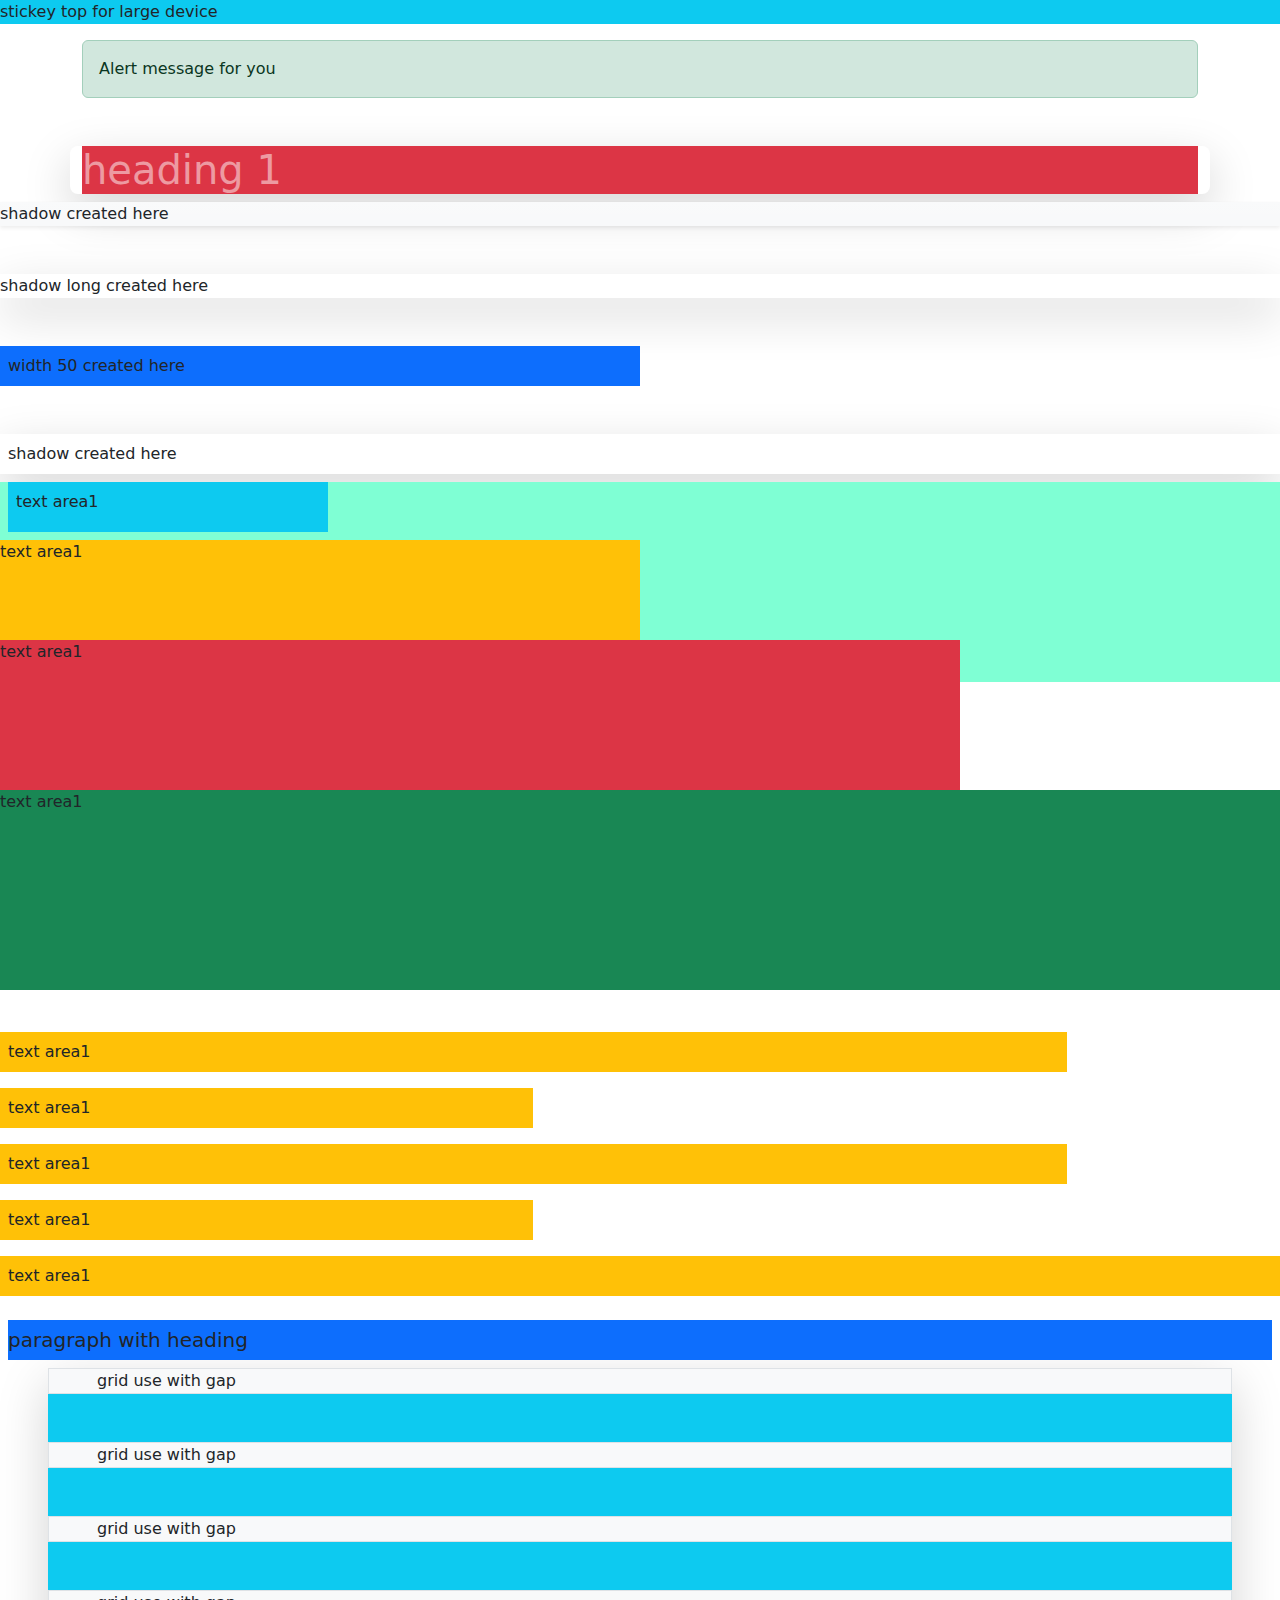
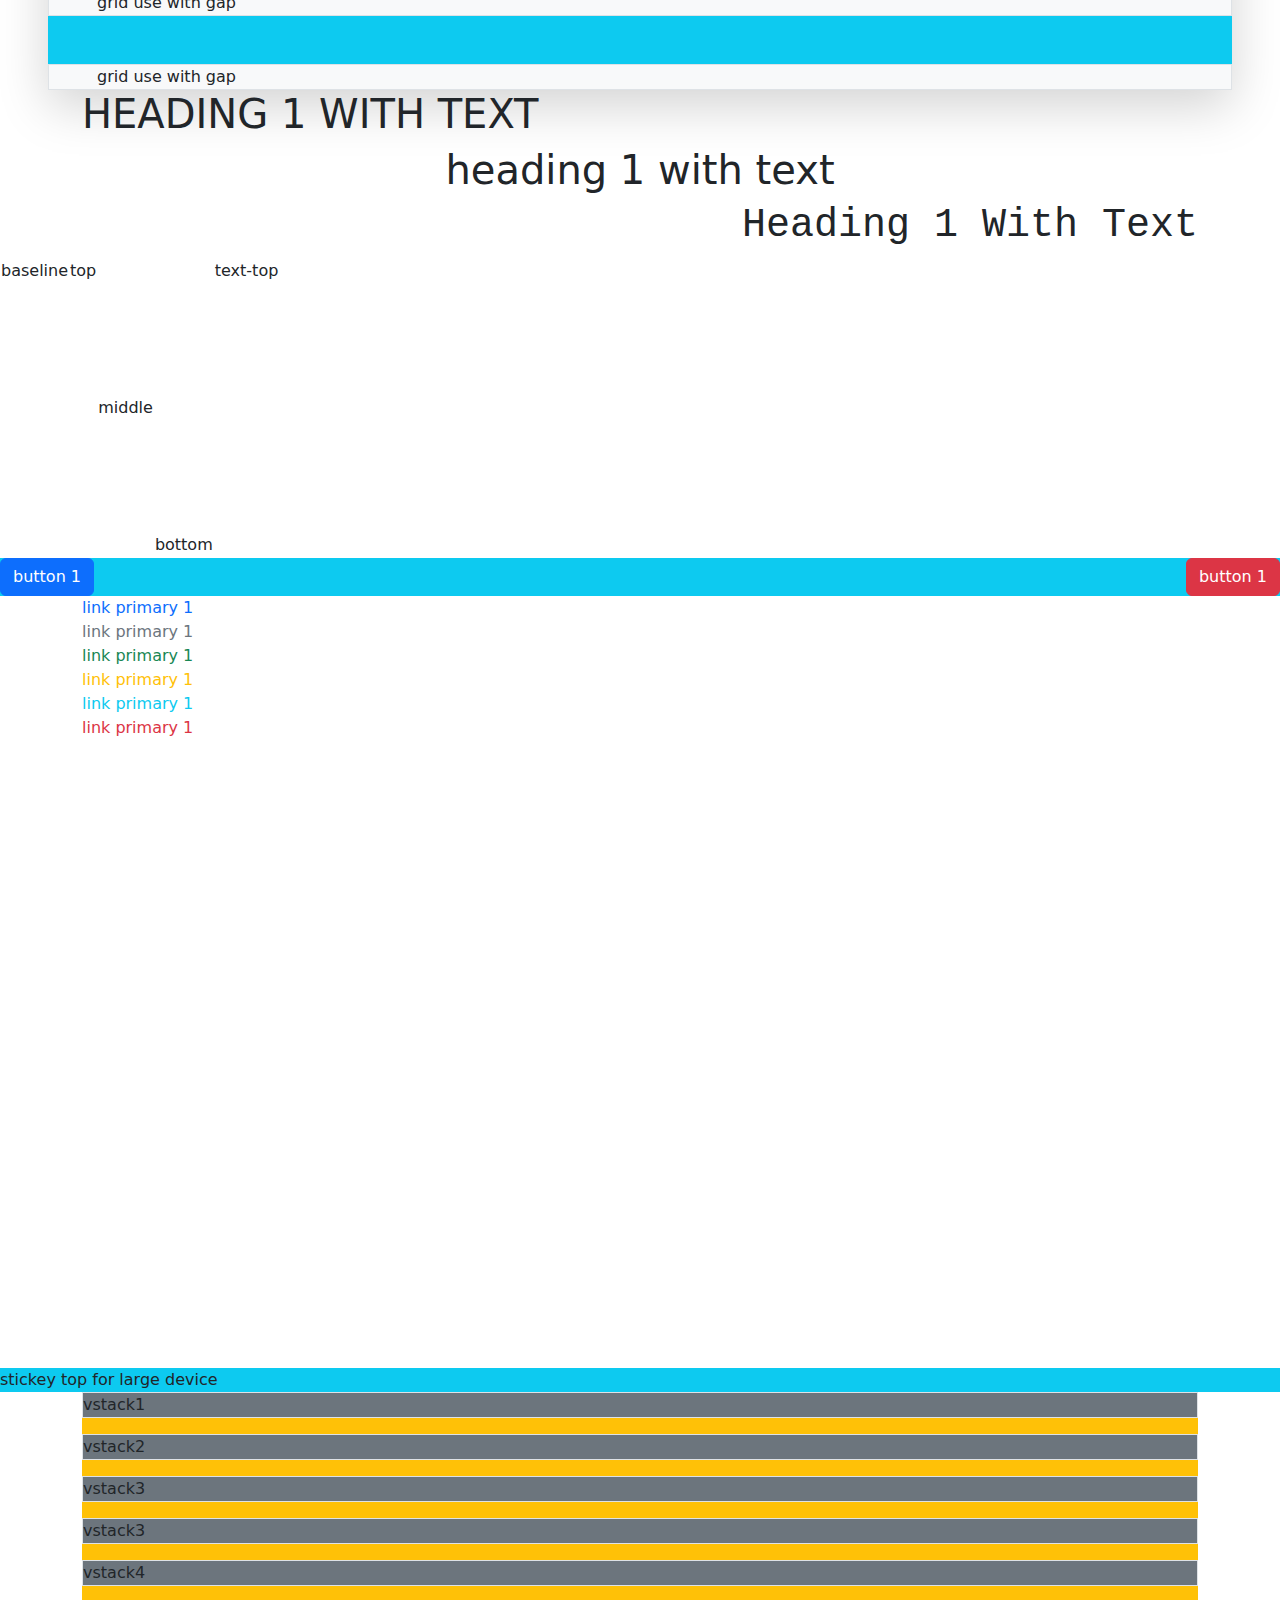
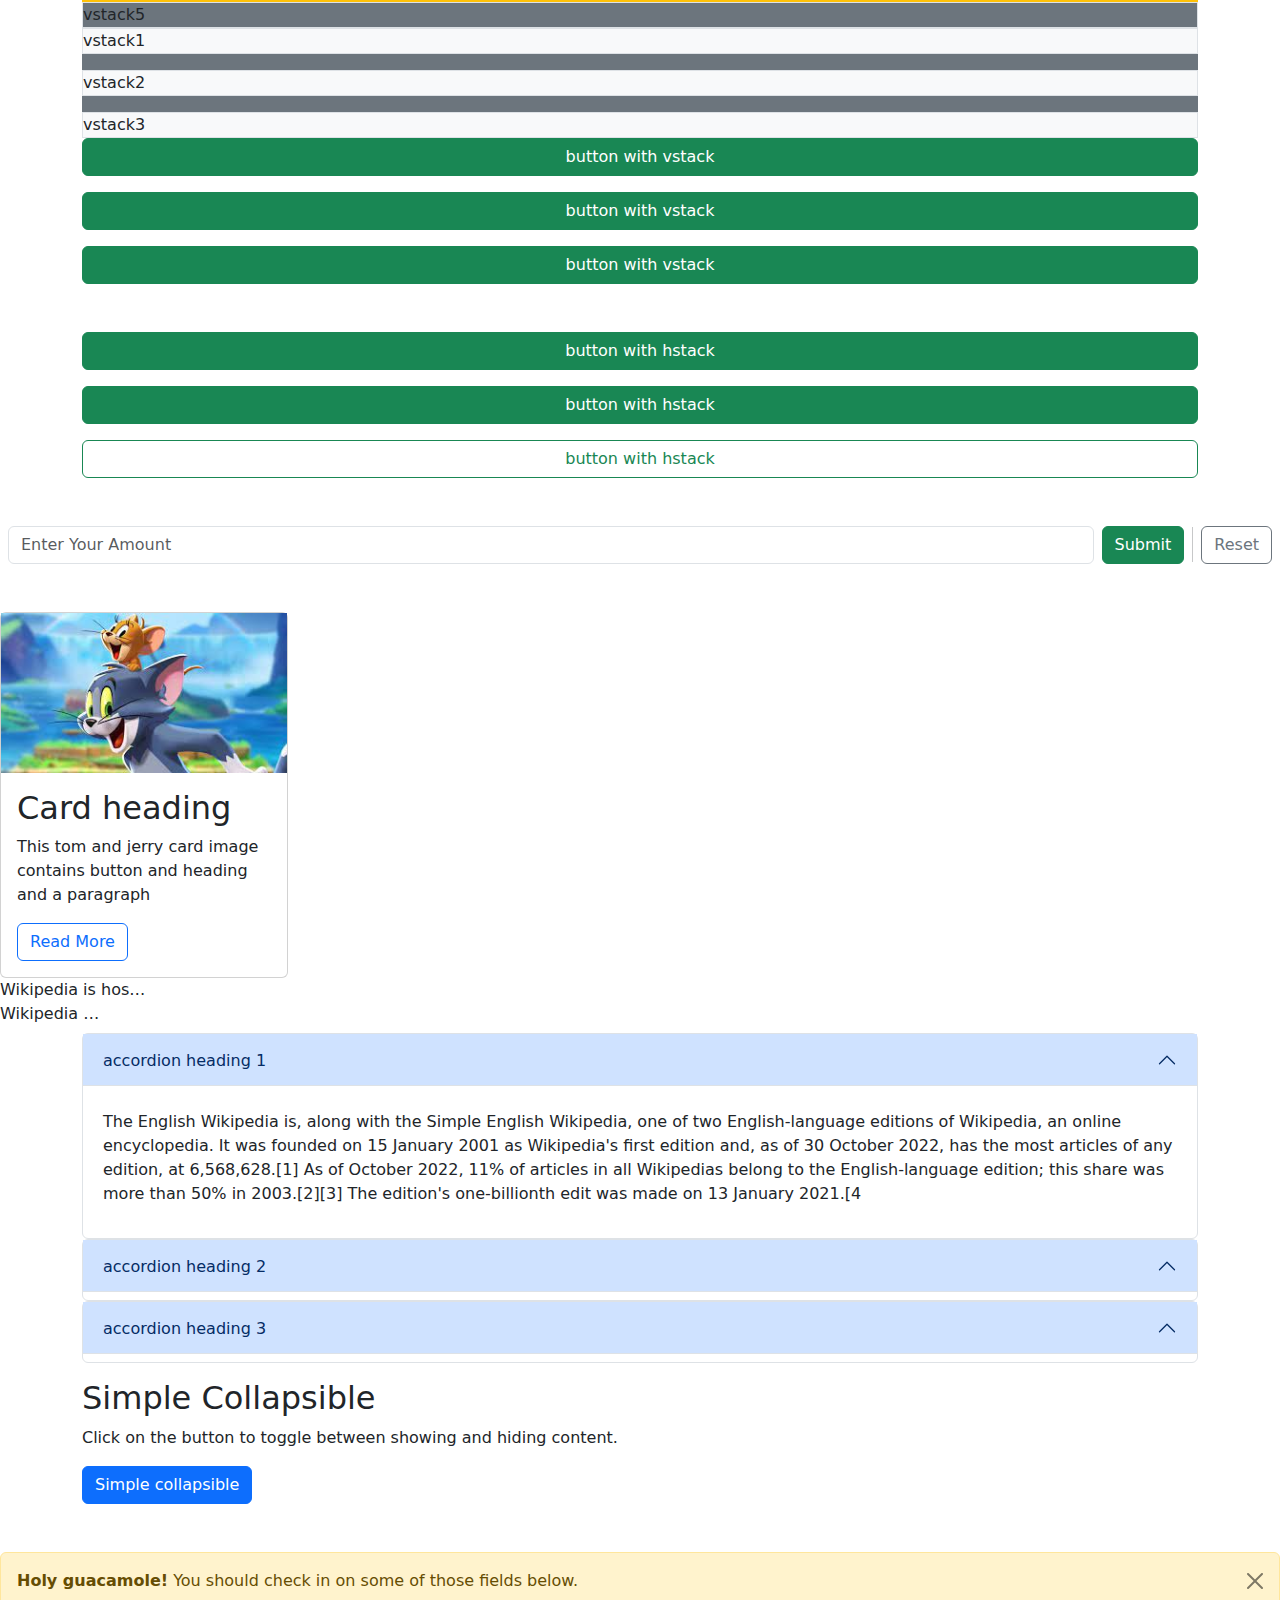
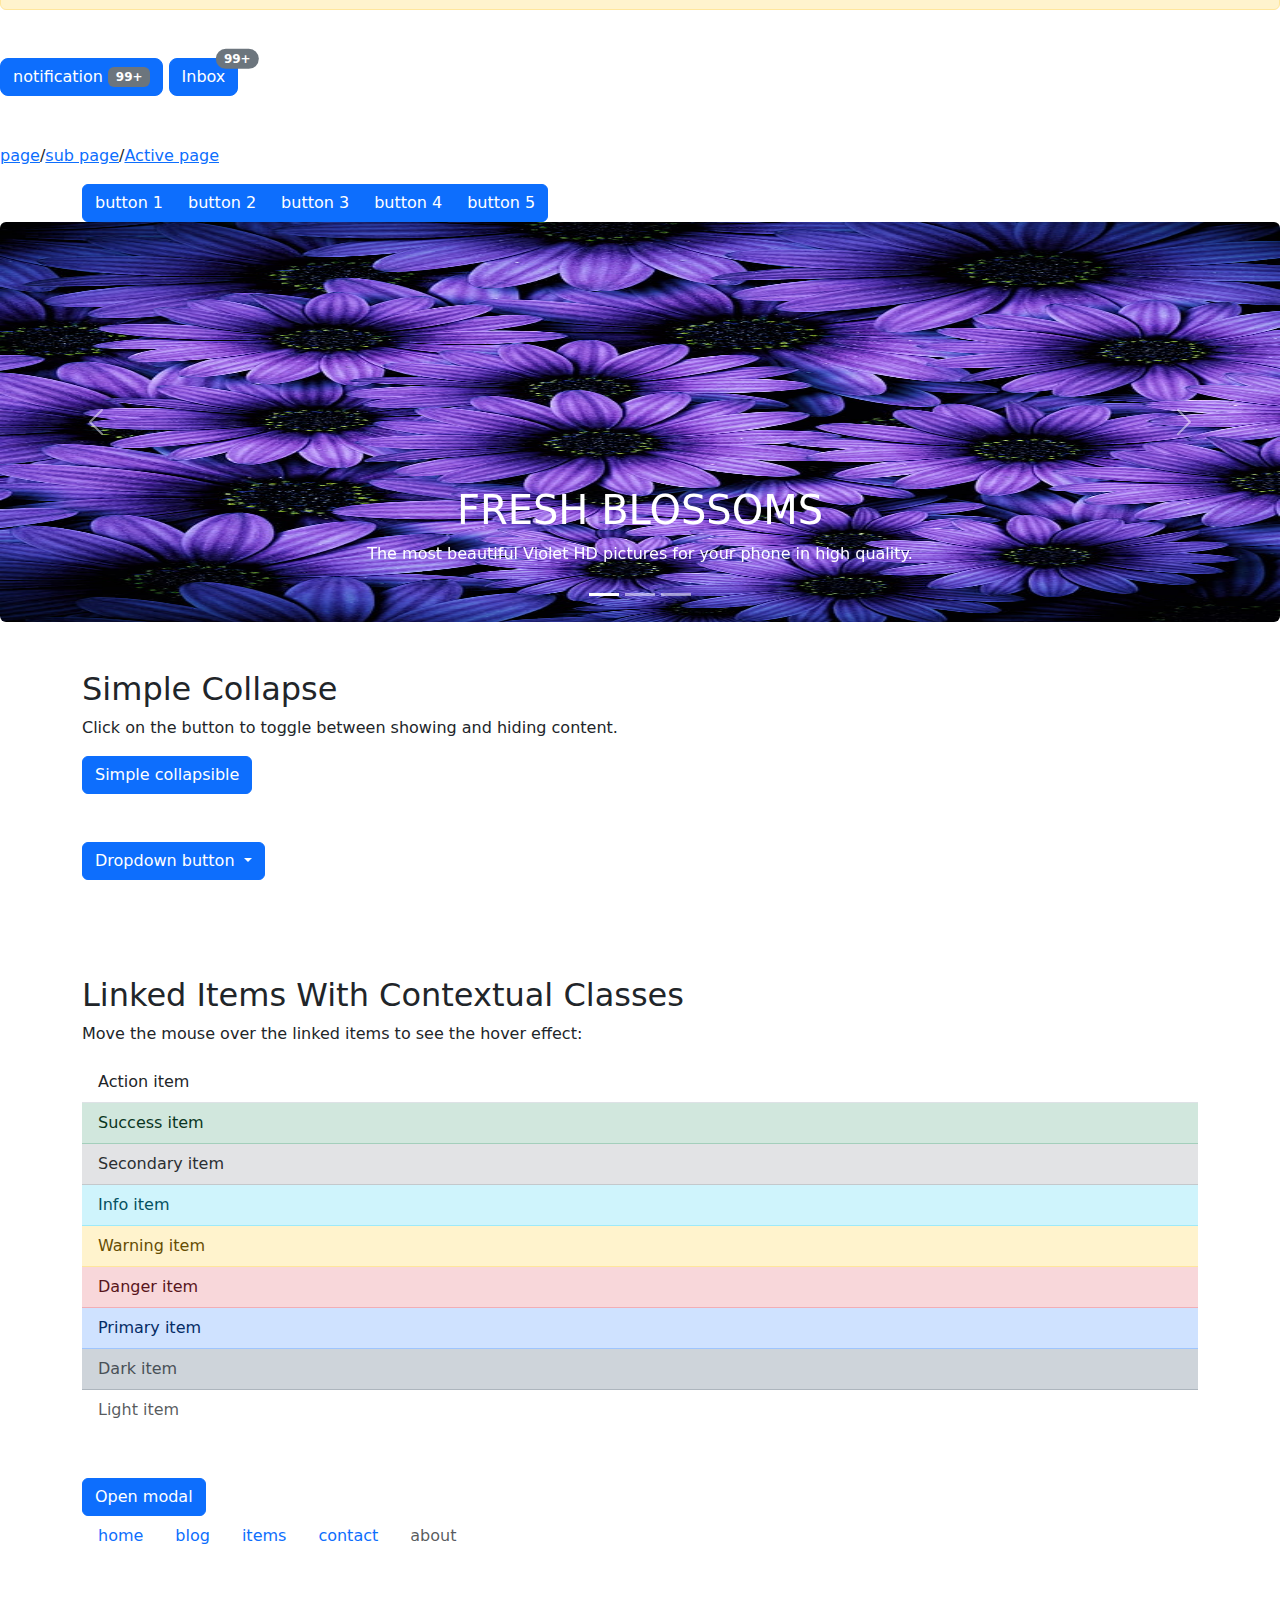
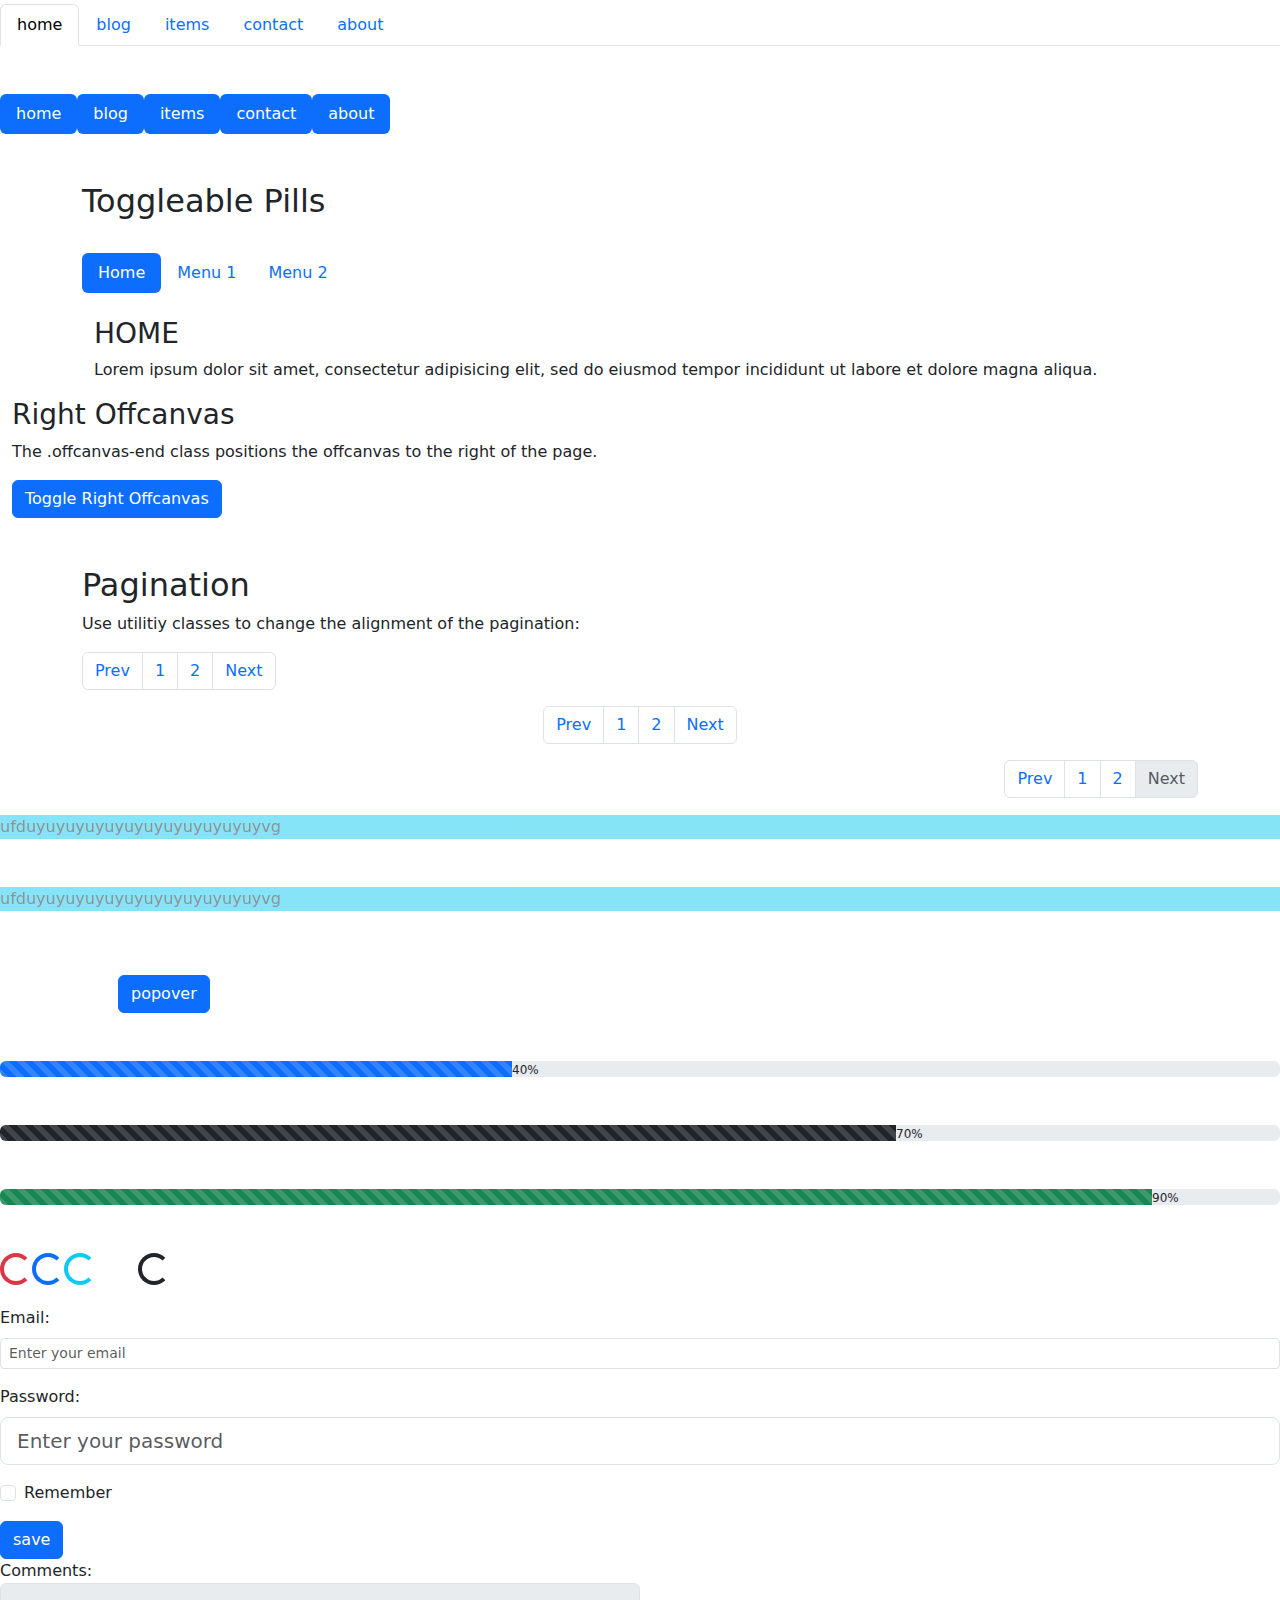
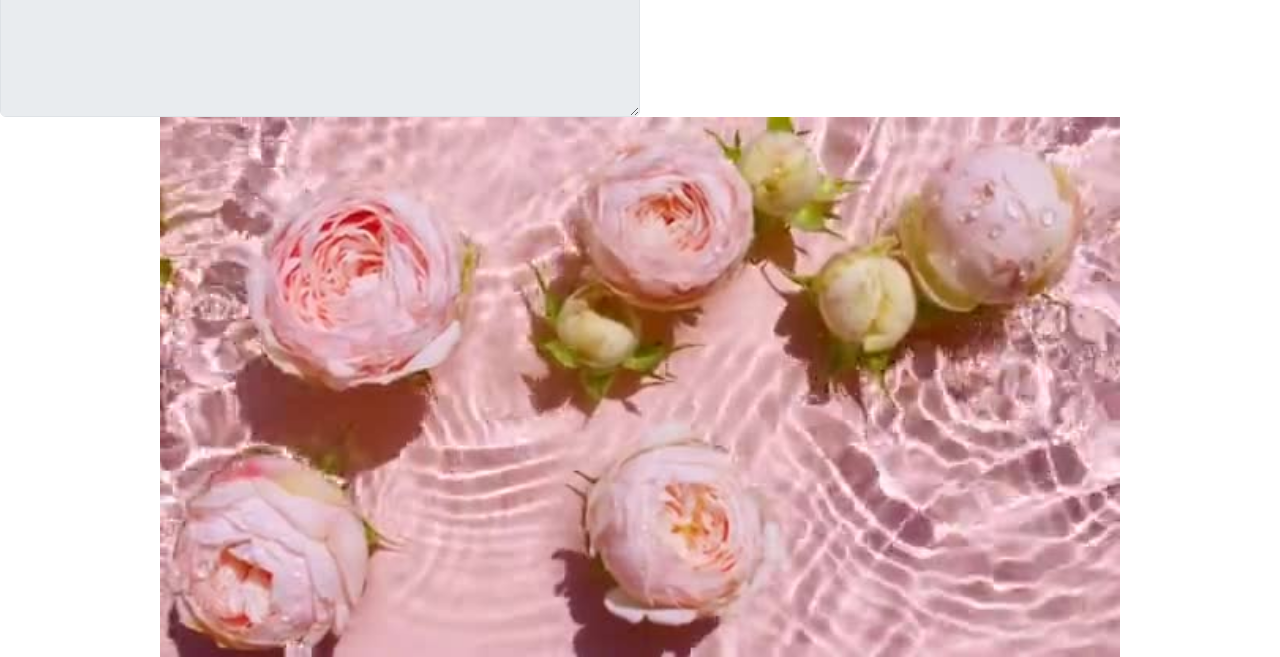
<file: projects/projects/bootstrap5_projects/bootstrap-project1/index.html>
<!DOCTYPE html>
<html lang="en">
<head>
         <meta charset="UTF-8">
         <!-- <link rel="stylesheet" href="css/bootstrap.min.css">
         <script src="js/bootstrap.bundle.min.js"></script>
         <script src="js/bootstrap.min.js"></script> -->
         <meta name="viewport" content="width=device-width, initial-scale=1">
  <link href="https://cdn.jsdelivr.net/npm/bootstrap@5.2.1/dist/css/bootstrap.min.css" rel="stylesheet">
  <script src="https://cdn.jsdelivr.net/npm/bootstrap@5.2.1/dist/js/bootstrap.bundle.min.js"></script>

         <style>
            .text-area{
                height: 200px;
                background-color: aquamarine;
                max-width: 100%;
                width: 100%;
                margin-bottom: 350px;
            }

            .carousel-inner img{
              height: 400px;
              max-width: 100%;
              width: 100%;
            }
            .modal{
              height: 350px;
              max-width: 100%;
              width: 500px;
            }
            .canvas{
              padding-left:800px;
              padding-top: 250px;
              padding-bottom: 700px;
              margin-bottom: 200px;
            }
         </style>
        <title>project1</title>
</head>

<body>
    <div class="stickey-top bg-info">
        stickey top for large device
    </div>
    <div class="container">
      <div class="alert alert-success mt-3">Alert message for you</div>
    </div>
   <div class="container rounded-3 shadow-lg mt-5">
    <h1 class="bg-danger text-white-50">heading 1</h1>
   </div>
   <div class="bg-light shadow-sm p-10 mb-20 bg-gradient">shadow created here
   </div>
<div class="bg-light shadow-lg p-10 bg-body mt-5">shadow long created here
</div>
<div class="w-50 bg-primary mt-5 p-2">width 50 created here
</div>
<div class="bg-white p-2 mt-5 w-100 shadow-lg">shadow created here
</div>

  <div class="text-area">
    <div class="h-25 bg-info w-25 p-2 m-2">text area1</div>
    <div class="h-50 w-50 bg-warning">text area1</div>
    <div class="h-75 w-75 bg-danger">text area1</div>
    <div class="h-100 w-100 bg-success">text area1</div>
  </div>
  <div class="d-grid gap-3">
    <div class="h-15 p-2 bg-warning border-dark col-sm-10">text area1</div>
    <div class="h-15 p-2 bg-warning border-secondary col-md-5">text area1</div>
    <div class="h-15 p-2 bg-warning border-3 col-lg-10">text area1</div>
    <div class="h-15 p-2 bg-warning border-4 col-xl-5">text area1</div>
    <div class="h-15 p-2 bg-warning border-5 col-xxl-12">text area1</div>
    <p class="h5 bg-primary pt-2 pb-2 m-2">paragraph with heading </p>
  </div>
  <div class="d-grid gap-5 bg-info ms-5 me-5 shadow-lg">
    <div class="bg-light border ps-5">grid use with gap</div>
    <div class="bg-light border ps-5">grid use with gap</div>
    <div class="bg-light border ps-5">grid use with gap</div>
    <div class="bg-light border ps-5">grid use with gap</div>
    <div class="bg-light border ps-5">grid use with gap</div>
  </div>
  <div class="container">
    <h1 class="text-start text-uppercase fs-10">heading 1 with text</h1>
    <h1 class="text-center text-lowercase">heading 1 with text</h1>
    <h1 class="text-end text-capitalize font-monospace">heading 1 with text</h1>
  </div>
  <table style="height: 300px">
    <tbody>
        <tr>
            <td class="align-baseline">baseline</td>
            <td class="align-top">top</td>
            <td class="align-middle">middle</td>
            <td class="align-bottom">bottom</td>
            <td class="align-text-top">text-top</td>
            <td class="align-text-bottom invisible">text-bottom</td>
        </tr>
    </tbody>
  </table>
  <div class="bg-info clearfix">
    <button class="btn btn-danger float-end">button 1</button>
    <button class="btn btn-primary float-start">button 1</button>
  </div>
  <div class="container d-grid" >
    <a href="#" class="link-primary text-decoration-none">link primary 1</a>
    <a href="#" class="link-secondary text-decoration-none">link primary 1</a>
    <a href="#" class="link-success text-decoration-none">link primary 1</a>
    <a href="#" class="link-warning text-decoration-none">link primary 1</a>
    <a href="#" class="link-info text-decoration-none">link primary 1</a>
    <a href="#" class="link-danger text-decoration-none">link primary 1</a>
  </div>
  <div class="container">
    <div class="ratio ratio-16x9">
        <iframe src="https://www.youtube.com/embed/w3Wluvzoggg" title="YouTube video player" frameborder="0" allow="accelerometer; autoplay; clipboard-write; encrypted-media; gyroscope; picture-in-picture"></iframe>
    </div>
  </div>
  <div class="stickey-lg-top bg-info">
    stickey top for large device
</div>
<div class="container">
    <div class="vstack gap-3 d-flex bg-warning">
        <div class="bg-secondary border">vstack1</div>
        <div class="bg-secondary border">vstack2</div>
        <div class="bg-secondary border">vstack3</div>
        <div class="bg-secondary border">vstack3</div>
        <div class="bg-secondary border">vstack4</div>
        <div class="bg-secondary border">vstack5</div>
   </div>
   <div class="hstack gap-3 d-grid bg-secondary">
       <div class="bg-light border">vstack1</div>
       <div class="bg-light border">vstack2</div>
       <div class="bg-light border">vstack3</div>
       <div class="bg-light border visually-hidden-focusable">vstack4</div>
       <div class="bg-light border visually-hidden">vstack5</div>
   </div>
</div>
<div class="container">
    <div class="vstack gap-3 mb-5">
        <button class="btn btn-success">button with vstack</button>
        <button class="btn btn-success">button with vstack</button>
        <button class="btn btn-success">button with vstack</button>
    </div>
    <div class="hstack gap-3 d-grid">
        <button class="btn btn-success">button with hstack</button>
        <button class="btn btn-success">button with hstack</button>
        <button class="btn btn-outline-success">button with hstack</button>
    </div>
</div>
<div class="hstack gap-2 mt-5 d-flex me-2 ms-2 mb-5">
    <input type="text" class="form-control" placeholder="Enter Your Amount">
     <button class="btn btn-success">Submit</button>
     <div class="d-flex" style="height: 35px;">
      <div class="vr d-flex"></div>
    </div>

     <button class="btn btn-outline-secondary">Reset</button>
</div>
<div class="card" style="width:18rem">
  <img src="image/download.jfif" alt="card image of tom and jerry">
  <div class="card-body">
    <h2>Card heading</h2>
    <p class="card-text">This tom and jerry card image contains button and heading and a paragraph</p>
    <a href="https://www.tomandjerrymovie.net/" class="btn btn-outline-primary stretched-link">Read More</a>
  </div>

</div>
<div class="text-truncate" style="max-width: 150px">Wikipedia is hosted by the Wikimedia Foundation, a non-profit organization that also hosts a range of other projects.
  You can support our work with a donation.

</div>
<span class="d-inline-block text-truncate" style="max-width: 100px">Wikipedia is hosted by the Wikimedia Foundation, a non-profit organization that also hosts a range of other projects.
  You can support our work with a donation.</span>
 <div class="container">
  
 </div>
<div class="container d-grid">
  <div class="accordion">
    <div class="accordion-item">
      <h2 class="accordion-button" data-bs-target="#item1" data-bs-toggle="collapse">accordion heading 1</h2>
    <div class="accordion-collapse collapse show" id="item1">
      <div class="accordion-body"><p>The English Wikipedia is, along with the Simple English Wikipedia, one of two English-language editions of Wikipedia, an online encyclopedia. It was founded on 15 January 2001 as Wikipedia's first edition and, as of 30 October 2022, has the most articles of any edition, at 6,568,628.[1] As of October 2022, 11% of articles in all Wikipedias belong to the English-language edition; this share was more than 50% in 2003.[2][3] The edition's one-billionth edit was made on 13 January 2021.[4</p>
      </div>
    </div>
    </div>
  </div>
  <div class="accordion">
    <div class="accordion-item">
      <h2 class="accordion-button" data-bs-target="#item2" data-bs-toggle="collapse">accordion heading 2</h2>
    <div class="accordion-collapse collapse" id="item2">
      <div class="accordion-body"><p>The English Wikipedia is, along with the Simple English Wikipedia, one of two English-language editions of Wikipedia, an online encyclopedia. It was founded on 15 January 2001 as Wikipedia's first edition and, as of 30 October 2022, has the most articles of any edition, at 6,568,628.[1] As of October 2022, 11% of articles in all Wikipedias belong to the English-language edition; this share was more than 50% in 2003.[2][3] The edition's one-billionth edit was made on 13 January 2021.[4</p>
      </div>
    </div>
    </div>
    </div>
    <div class="accordion">
      <div class="accordion-item">
        <h2 class="accordion-button" data-bs-target="#item3" data-bs-toggle="collapse">accordion heading 3</h2>
      <div class="accordion-collapse collapse" id="item3">
        <div class="accordion-body"><p>The English Wikipedia is, along with the Simple English Wikipedia, one of two English-language editions of Wikipedia, an online encyclopedia. It was founded on 15 January 2001 as Wikipedia's first edition and, as of 30 October 2022, has the most articles of any edition, at 6,568,628.[1] As of October 2022, 11% of articles in all Wikipedias belong to the English-language edition; this share was more than 50% in 2003.[2][3] The edition's one-billionth edit was made on 13 January 2021.[4</p>
        </div>
      </div>
      </div>
    </div>
  </div>
  <div class="container mt-3">
    <h2>Simple Collapsible</h2>
    <p>Click on the button to toggle between showing and hiding content.</p>
    <button type="button" class="btn btn-primary" data-bs-toggle="collapse" data-bs-target="#demo">Simple collapsible</button>
    <div id="demo" class="collapse">
      Lorem ipsum dolor sit amet, consectetur adipisicing elit,
      sed do eiusmod tempor incididunt ut labore et dolore magna aliqua. Ut enim ad minim veniam,
      quis nostrud exercitation ullamco laboris nisi ut aliquip ex ea commodo consequat.
    </div>
  </div>
  <div class="alert alert-warning alert-dismissible fade show mt-5 mb-5" role="alert">
    <strong>Holy guacamole!</strong> You should check in on some of those fields below.
    <a href="#" class="btn-close" data-bs-dismiss="alert" aria-label="Close"></a>
  </div>
   
  <button type="button" class="btn btn-primary rounded-3">
    notification <span class="badge bg-secondary">99+</span>
  </button>
  <button type="button" class="btn btn-primary position-relative rounded-3">
    Inbox <span class="badge bg-secondary translate-middle position-absolute top-0 start-100 badge rounded-pill">99+</span>
  </button>
  <ol class="breadcrumb-item d-flex list-unstyled mt-5">
    <li class="breadcrumb-item"><a href="#">page</a></li>
    <li class="breadcrumb-item"><a href="#">sub page</a></li>
    <li class="breadcrumb-item active"><a href="#">Active page</a></li>
  </ol>
  <div class="container">
    <div class="btn-group">
      <button class="btn btn-primary">button 1</button>
      <button class="btn btn-primary">button 2</button>
      <button class="btn btn-primary">button 3</button>
      <button class="btn btn-primary">button 4</button>
      <button class="btn btn-primary">button 5</button>
    </div>
  </div>
  <div id="carouselid" class="carousel slide carousel-fade " data-bs-ride="carousel">

    <!-- Indicators/dots -->
    <div class="carousel-indicators">
      <button type="button" data-bs-target="#carouselid" data-bs-slide-to="0" class="active"></button>
      <button type="button" data-bs-target="#carouselid" data-bs-slide-to="1"></button>
      <button type="button" data-bs-target="#carouselid" data-bs-slide-to="2"></button>
    </div>
  
    <!-- The slideshow/carousel -->
    <div class="carousel-inner rounded">
      <div class="carousel-item active">
        <img src="image/HD-wallpaper-purple-daisies-flowers-daisy-flower-daisies-petals-purple-blue-neon-nature-android.jpg" alt="Los Angeles" class="d-block w-100">
        <div class="carousel-caption">
          <h1>FRESH BLOSSOMS</h1>
          <p>The most beautiful Violet HD pictures for your phone in high quality.</p>
        </div>
      </div>
      <div class="carousel-item">
        <img src="image/1.webp" alt="Chicago" class="d-block w-100">
      </div>
      <div class="carousel-item">
        <img src="image/istockphoto-693813486-612x612.jpg" alt="New York" class="d-block w-100">
      </div>
    </div>
  
    <!-- Left and right controls/icons -->
    <button class="carousel-control-prev" type="button" data-bs-target="#carouselid" data-bs-slide="prev">
      <span class="carousel-control-prev-icon"></span>
    </button>
    <button class="carousel-control-next" type="button" data-bs-target="#carouselid" data-bs-slide="next">
      <span class="carousel-control-next-icon"></span>
    </button>
  </div>
  <div class="container mt-5 mb-5">
    <h2>Simple Collapse</h2>
    <p>Click on the button to toggle between showing and hiding content.</p>
    <button type="button" class="btn btn-primary" data-bs-toggle="collapse" data-bs-target="#collapseid">Simple collapsible</button>
    <div id="collapseid" class="collapse collapse-horizontal">
      Lorem ipsum dolor sit amet, consectetur adipisicing elit,
      sed do eiusmod tempor incididunt ut labore et dolore magna aliqua. Ut enim ad minim veniam,
      quis nostrud exercitation ullamco laboris nisi ut aliquip ex ea commodo consequat.
    </div>
  </div>
  <div class="dropdown container mb-5 pb-5">
    <button type="button" class="btn btn-primary dropdown-toggle" data-bs-toggle="dropdown">
      Dropdown button
    </button>
    <ul class="dropdown-menu">
      <li><a class="dropdown-item" href="#">M416</a></li>
      <li><a class="dropdown-item active" href="#">SCAR-l</a></li>
      <li><a class="dropdown-item disabled" href="#">M24</a></li>
    </ul>
  </div>
  <div class="container mt-3">
    <h2>Linked Items With Contextual Classes</h2>
    <p>Move the mouse over the linked items to see the hover effect:</p>
    <div class="list-group pb-5 list-group-flush">
      <a href="#" class="list-group-item list-group-item-action">Action item</a>
      <a href="#" class="list-group-item list-group-item-action list-group-item-success">Success item</a>
      <a href="#" class="list-group-item list-group-item-action list-group-item-secondary">Secondary item</a>
      <a href="#" class="list-group-item list-group-item-action list-group-item-info">Info item</a>
      <a href="#" class="list-group-item list-group-item-action list-group-item-warning">Warning item</a>
      <a href="#" class="list-group-item list-group-item-action list-group-item-danger">Danger item</a>
      <a href="#" class="list-group-item list-group-item-action list-group-item-primary">Primary item</a>
      <a href="#" class="list-group-item list-group-item-action list-group-item-dark">Dark item</a>
      <a href="#" class="list-group-item list-group-item-action disabled list-group-item-light">Light item</a>
    </div>
    <button type="button" class="btn btn-primary" data-bs-toggle="modal" data-bs-target="#Modal">
      Open modal
    </button>
  </div>
  
  <!-- The Modal -->
  <div class="modal fade" id="Modal">
    <div class="modal-dialog modal-dialog-scrollable modal-dialog-centered">
      <div class="modal-content">
  
        <!-- Modal Header -->
        <div class="modal-header">
          <h4 class="modal-title">Modal Heading</h4>
          <button type="button" class="btn-close" data-bs-dismiss="modal"></button>
        </div>
  
        <!-- Modal body -->
        <div class="modal-body">
          <h3>Some text to enable scrolling..</h3>
          <p>Some text to enable scrolling.. Lorem ipsum dolor sit amet, consectetur adipiscing elit, sed do eiusmod tempor incididunt ut labore et dolore magna aliqua. Ut enim ad minim veniam, quis nostrud exercitation ullamco laboris nisi ut aliquip ex ea commodo consequat. Duis aute irure dolor in reprehenderit in voluptate velit esse cillum dolore eu fugiat nulla pariatur. Excepteur sint occaecat cupidatat non proident, sunt in culpa qui officia deserunt mollit anim id est laborum consectetur adipiscing elit, sed do eiusmod tempor incididunt ut labore et dolore magna aliqua. Ut enim ad minim veniam, quis nostrud exercitation ullamco laboris nisi ut aliquip ex ea commodo consequat.</p>
          <p>Some text to enable scrolling.. Lorem ipsum dolor sit amet, consectetur adipiscing elit, sed do eiusmod tempor incididunt ut labore et dolore magna aliqua. Ut enim ad minim veniam, quis nostrud exercitation ullamco laboris nisi ut aliquip ex ea commodo consequat. Duis aute irure dolor in reprehenderit in voluptate velit esse cillum dolore eu fugiat nulla pariatur. Excepteur sint occaecat cupidatat non proident, sunt in culpa qui officia deserunt mollit anim id est laborum consectetur adipiscing elit, sed do eiusmod tempor incididunt ut labore et dolore magna aliqua. Ut enim ad minim veniam, quis nostrud exercitation ullamco laboris nisi ut aliquip ex ea commodo consequat.</p>
  
        <!-- Modal footer -->
        <div class="modal-footer">
          <button type="button" class="btn btn-danger" data-bs-dismiss="modal">Close</button>
          <button type="button" class="btn btn-secondary" data-bs-dismiss="modal">cancel</button>
        </div>
        </div>
      </div>
      </div>
      </div>
      <div class="container mb-5">
        <ul class="nav">
          <li class="nav-item"><a href="" class="nav-link active">home</a></li>
          <li class="nav-item"><a href="" class="nav-link active">blog</a></li>
          <li class="nav-item"><a href="" class="nav-link active">items</a></li>
          <li class="nav-item"><a href="" class="nav-link active">contact</a></li>
          <li class="nav-item"><a href="" class="nav-link disabled">about</a></li>
        </ul>
      </div>
      <ul class="nav nav-tabs mb-5">
        <li class="nav-item"><a href="" class="nav-link active">home</a></li>
        <li class="nav-item"><a href="" class="nav-link ">blog</a></li>
        <li class="nav-item"><a href="" class="nav-link">items</a></li>
        <li class="nav-item"><a href="" class="nav-link">contact</a></li>
        <li class="nav-item"><a href="" class="nav-link ">about</a></li>
      </ul>
      <ul class="nav nav-pills">
        <li class="nav-item"><a href="" class="nav-link active">home</a></li>
        <li class="nav-item"><a href="" class="nav-link active">blog</a></li>
        <li class="nav-item"><a href="" class="nav-link active">items</a></li>
        <li class="nav-item"><a href="" class="nav-link active">contact</a></li>
        <li class="nav-item"><a href="" class="nav-link active">about</a></li>
      </ul>
      <div class="container mt-5">
        <h2>Toggleable Pills</h2>
        <br>
        <!-- Nav pills -->
        <ul class="nav nav-pills" role="tablist">
          <li class="nav-item">
            <a class="nav-link active" data-bs-toggle="pill" href="#home">Home</a>
          </li>
          <li class="nav-item">
            <a class="nav-link" data-bs-toggle="pill" href="#menu1">Menu 1</a>
          </li>
          <li class="nav-item">
            <a class="nav-link" data-bs-toggle="pill" href="#menu2">Menu 2</a>
          </li>
        </ul>
      
        <!-- Tab panes -->
        <div class="tab-content">
          <div id="home" class="container tab-pane active"><br>
            <h3>HOME</h3>
            <p>Lorem ipsum dolor sit amet, consectetur adipisicing elit, sed do eiusmod tempor incididunt ut labore et dolore magna aliqua.</p>
          </div>
          <div id="menu1" class="container tab-pane fade"><br>
            <h3>Menu 1</h3>
            <p>Ut enim ad minim veniam, quis nostrud exercitation ullamco laboris nisi ut aliquip ex ea commodo consequat.</p>
          </div>
          <div id="menu2" class="container tab-pane fade"><br>
            <h3>Menu 2</h3>
            <p>Sed ut perspiciatis unde omnis iste natus error sit voluptatem accusantium doloremque laudantium, totam rem aperiam.</p>
          </div>
        </div>
      </div>
      
      <div class="offcanvas offcanvas-end" id="canvas1">
        <div class="offcanvas-header">
          <h1 class="offcanvas-title">Heading</h1>
          <button type="button" class="btn-close" data-bs-dismiss="offcanvas"></button>
        </div>
        <div class="offcanvas-body">
          <p>Some text lorem ipsum.</p>
          <p>Some text lorem ipsum.</p>
          <p>Some text lorem ipsum.</p>
          <button class="btn btn-secondary" type="button">A Button</button>
        </div>
      </div>
      
      <div class="container-fluid mt-3">
        <h3>Right Offcanvas</h3>
        <p>The .offcanvas-end class positions the offcanvas to the right of the page.</p>
        <button class="btn btn-primary" type="button" data-bs-toggle="offcanvas" data-bs-target="#canvas1">
          Toggle Right Offcanvas
        </button>
      </div>
      
<div class="container mt-5">
  <h2>Pagination</h2>
  <p>Use utilitiy classes to change the alignment of the pagination:</p>                  
  <ul class="pagination">
    <li class="page-item"><a class="page-link" href="">Prev</a></li>
    <li class="page-item"><a class="page-link" href="">1</a></li>
    <li class="page-item"><a class="page-link" href="">2</a></li>
    <li class="page-item"><a class="page-link" href="">Next</a></li>
  </ul>
  <ul class="pagination justify-content-center">
    <li class="page-item"><a class="page-link" href="">Prev</a></li>
    <li class="page-item"><a class="page-link" href="">1</a></li>
    <li class="page-item"><a class="page-link" href="">2</a></li>
    <li class="page-item"><a class="page-link" href="">Next</a></li>
  </ul>
  <ul class="pagination justify-content-end">
    <li class="page-item"><a class="page-link" href="">Prev</a></li>
    <li class="page-item"><a class="page-link" href="">1</a></li>
    <li class="page-item"><a class="page-link" href="">2</a></li>
    <li class="page-item disabled"><a class="page-link" href="">Next</a></li>
  </ul>
</div>
<div class="placeholder-glow pb-5">
<span class="placeholder bg-info col-12 row-3">ufduyuyuyuyuyuyuyuyuyuyuyuyvg</span>
</div>
<div class="placeholder-wave pb-3">
  <span class="placeholder bg-info col-12 row-3">ufduyuyuyuyuyuyuyuyuyuyuyuyvg</span>
  </div>
      <div class="container ps-5 pb-5 pt-5"><button class="btn btn-primary" data-bs-toggle="popover" data-bs-placement="top" data-bs-content="right popovers">popover</button></div>
      <div class="progress mb-5"><div class="progress-bar progress-bar-striped progress-bar-animated active" role="progressbar" aria-valuenow="40" aria-valuemin="0" aria-valuemax="100" style="width:40%"></div>40%</div>
      <div class="progress mb-5"><div class="progress-bar progress-bar-striped bg-dark progress-bar-animated active" role="progressbar" aria-valuenow="40" aria-valuemin="0" aria-valuemax="100" style="width:70%"></div>70%</div>
      <div class="progress mb-5"><div class="progress-bar bg-success progress-bar-striped progress-bar-animated active" role="progressbar" aria-valuenow="40" aria-valuemin="0" aria-valuemax="100" style="width:90%"></div>90%</div>
    <div class="spinner-border text-danger"></div><div class="spinner-border text-primary"></div><div class="spinner-border text-info"></div>
    <div class="spinner-grow text-muted"></div>
    <div class="spinner-border spinner-border-lg"></div>
<div class="spinner-grow spinner-grow-md"></div>

<form action="">
  <div class="mb-3 mt-3">
    <label for="email" class="form-label">Email:</label>
    <input type="email" class="form-control form-control-sm" id="email" placeholder="Enter your email" name="email">
  </div>
  <div class="mb-3">
    <label for="pwd" class="form-label">Password:</label>
    <input type="password" class="form-control form-control-lg" id="pwd" placeholder="Enter your password" name="pswd">
  </div>
  <div class="form-check mb-3">
    <label class="form-check-label">
      <input class="form-check-input" type="checkbox" name="remember"> Remember
    </label>
  </div>
  <button type="submit" class="btn btn-primary">save</button>
  <br>
  <label for="comment">Comments:</label>
<textarea class="form-control w-50" rows="5" id="comment" name="text" disabled></textarea>
</form>

<div class="img1 w-100 h-25"><img src="image/depositphotos_516930720-stock-video-pink-rose-flowers-on-water.jpg" class="mx-auto d-block h-25 w-75"></div>


  </body>


</html>
</file>
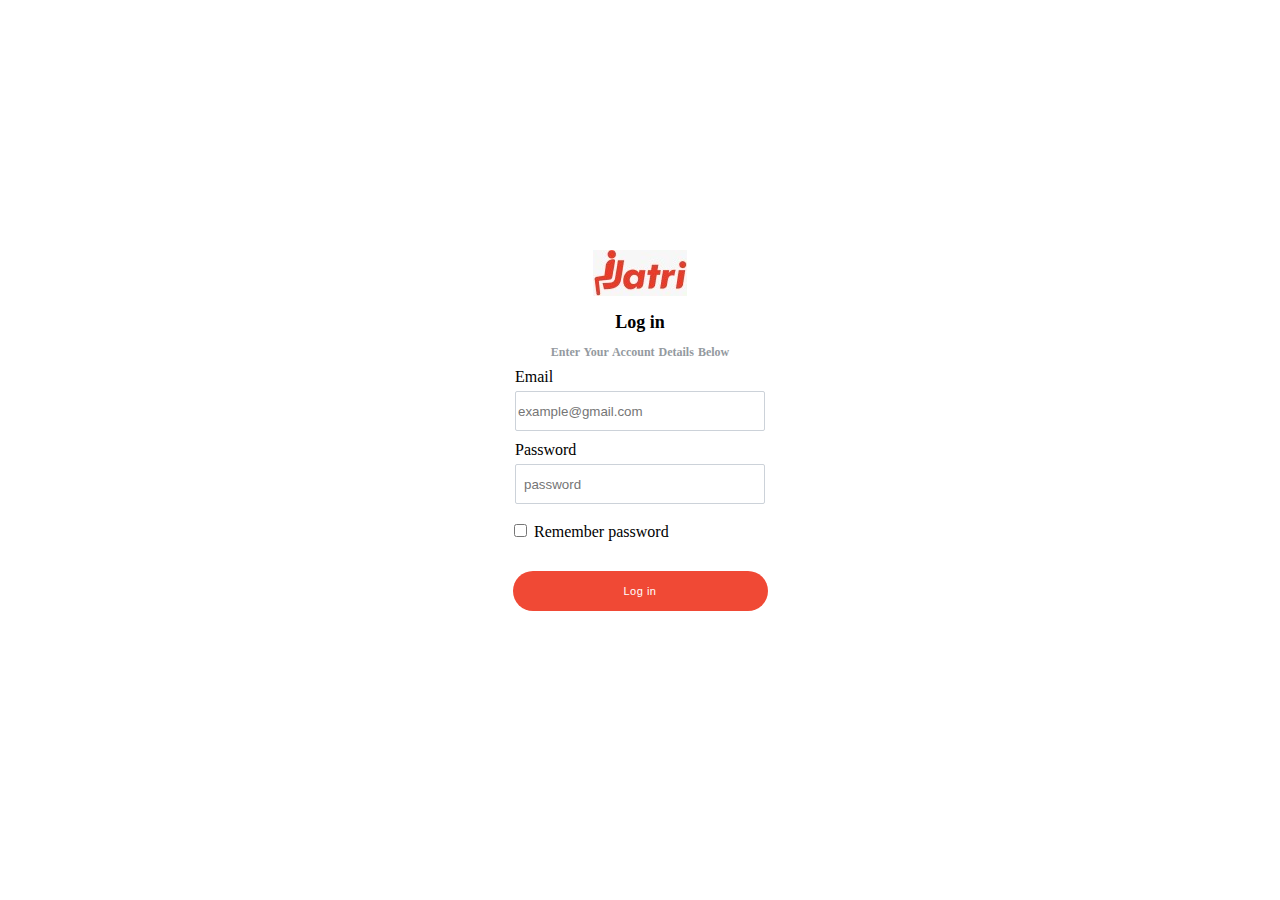
<file: projects/projects/Projects/project-2/index.html>
<!DOCTYPE html>
<html lang="en">
<meta charset="UTF-8">

<head>
    <title>
        project 3
    </title>
    <link rel="stylesheet" href="https://cdnjs.cloudflare.com/ajax/libs/font-awesome/5.8.0/css/all.min.css"
        integrity="sha512-3PN6gfRNZEX4YFyz+sIyTF6pGlQiryJu9NlGhu9LrLMQ7eDjNgudQoFDK3WSNAayeIKc6B8WXXpo4a7HqxjKwg=="
        crossorigin="anonymous" referrerpolicy="no-referrer" />
</head>

<body>
    <div
        style="display:flex; justify-content: center; height:100%; width:100%; align-content:center; text-align:center; align-items: center; margin-top: 250px">
        <form style="text-align:center; align-items: center; height:400px; width:320px"><img src="image/form-jatri.jfif"
                alt="jatri logo" />
            <h1 style="font-size:18px; ">Log in</h1>
            <h1 style="font-size:12px; color:#949aa0 ; font-weight: 400px; word-spacing: 1px">Enter Your Account Details
                Below</h1>
            <div style="align-items: flex-start; align-content: flex-start; text-align: left">
                <div style="margin-left: 35px">
                    <lebel for="email">Email</lebel><br />
                    <input type="text" name="email" id="email" placeholder="example@gmail.com"
                        style="text-align: center; outline: none; text-align: start; height: 40px; width: 250px; margin-top: 5px; box-sizing: border-box; border: 1px solid #ccd2d9; border-radius: 2px">
                </div>
                <div style="margin-top:10px; margin-left: 35px; position: relative">
                    <lebel for="password" style="margin-right: 15%">Password</lebel><br /> <i class="fa-solid fa-eye" style="position:absolute; top: 40px; bottom: 40px"></i>
                    <input type="password" name="password" id="password" placeholder="password"
                    style="margin-right: 50%; outline: none; text-align: start; padding: 8px; height: 40px; width: 250px; margin-top: 5px; box-sizing: border-box; border: 1px solid #ccd2d9; border-radius: 2px">
                </div>
                <div style="margin-top:17px; margin-left: 30px">
                    <input type="checkbox">
                    <lebel for="checkbox">Remember password</lebel>
                </div>
            </div>
            <div style="margin: 10px">
                <button type="button"
                    style="color:white; margin-top: 20px; background-color: #f04935; cursor: pointer; height: 40px; width: 255px; font-size: 11px; font-family: Arial, Helvetica, sans-serif; font-weight: 15px; letter-spacing: 0.5px; border: none; border-radius: 20px">Log
                    in</button>
            </div>
        </form>
    </div>
</body>

</html>
</file>
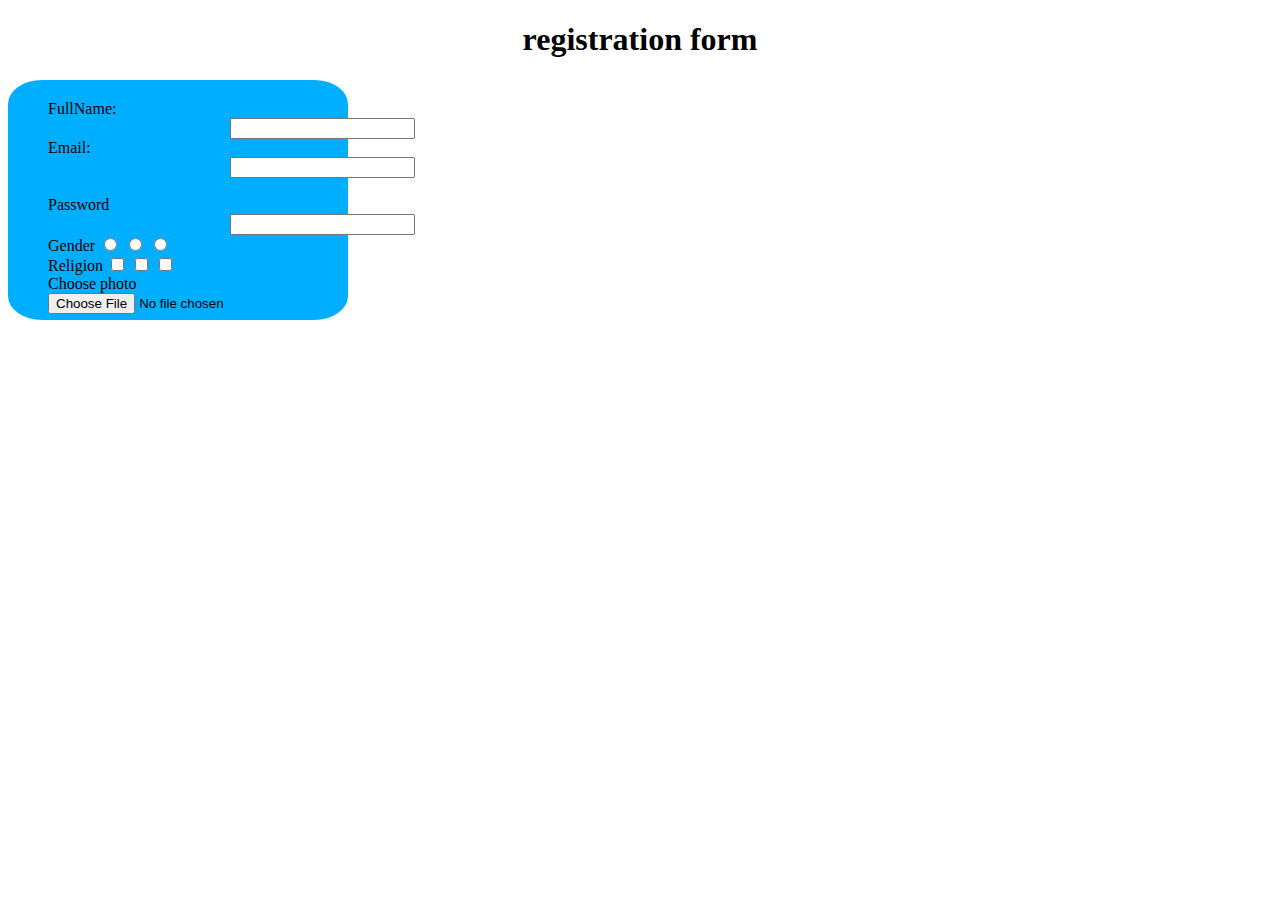
<file: projects/projects/Projects/project1/index.html>
<!DOCTYPE html>
<html lang="en">
<meta charset="UTF-8">

<head>
        <title>project1</title>
</head>

<body>
        <h1 style="text-align: center;">registration form</h1>
        <div style="height: 200px; width:300px; display: flex; justify-content: center; align-items: center; background-color:rgb(0, 174, 255); border-radius: 10%; padding: 20px;">
                <form style="background-color:rgb(0, 174, 255); height:200px; width:300px; border-radius: 10%; padding: 20px;">
                        <div>
                                <lebel for="fullname" hspace="30%">FullName:</lebel>
                                <input type="text" hspace="70%" name="fullname" id="fullname">
                        <div>
                                <lebel for="email" hspace="30%">Email:</lebel>
                                <input type="text" hspace="70%" name="email" id="email"required>
                        </div><br>
                        <div>
                                <lebel for="password" hspace="30%">Password</lebel>
                                <input type="password" hspace="70%" name="password" id="password" required>
                        </div>
                        <div>
                                <lebel for="gender">Gender</lebel>
                                <input type="radio" name="gender" id="gender" value="male">
                                <input type="radio" name="gender" id="gender" value="female">
                                <input type="radio" name="gender" id="gender" value="others">
                        </div>
                        <div>
                                <lebel for="religion">Religion</lebel>
                                <input type="checkbox" name="religion" id="religion" value="islam">
                                <input type="checkbox" name="religion" id="religion" value="hindu">
                                <input type="checkbox" name="religion" id="religion" value="others">
                        </div>
                        <div>
                                <lebel for="photo">Choose photo</lebel>
                                <input type="file" name="photo" id="photo">
                        </div>
                </form>
                </div>

        </div>
</body>

</html>
</file>
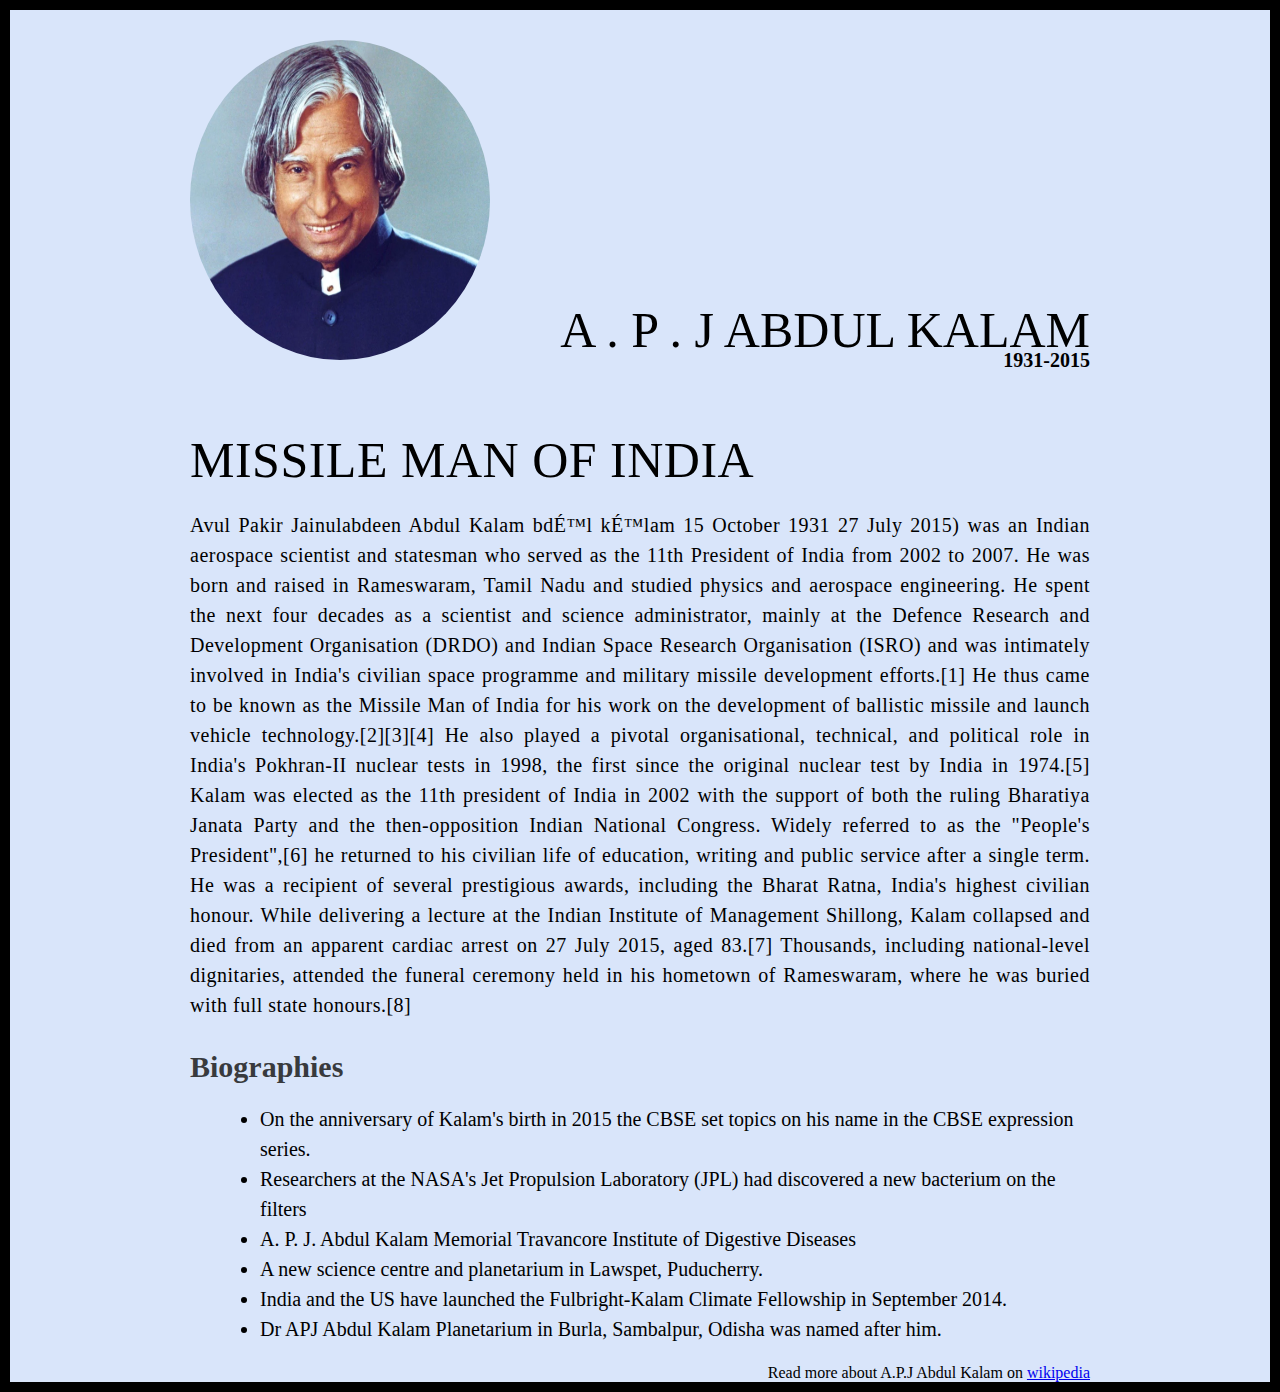
<file: projects/projects/Projects/project3/index.html>
<!DOCTYPE html>
<html lang="en">
    <head>
    <meta charset="UTF 8"/>
    <meta name="viewport" content="width=device-width, initial-scale=1.0"/>
    <meta http-equiv="X-UA-Compatible" content="IE=edge"/>

    <title>The Tribute Website | A.P. J Abdul Kalam</title>
    <link rel="stylesheet" href="style.css">
    </head>
    <body>
        <div class="container">
        <div class="content">
            <section class="top_section">
                <div class="image_container">
                <img src="image/a-p-j-abdul-kalam-2.webp" alt="tribute"/>
                </div>
                <div><h1>A . P . J Abdul Kalam </h1>
                <h4>1931-2015</h4>
                </div>
            </section>
            <section class="about_section">
                <h1>Missile Man Of India</h1>
                <p>
                <b>Avul Pakir Jainulabdeen Abdul Kalam bdəl kəlam</b> 15 October 1931  27 July 2015) was an Indian aerospace scientist and statesman who served as the 11th President of India from 2002 to 2007. He was born and raised in Rameswaram, Tamil Nadu and studied physics and aerospace engineering. He spent the next four decades as a scientist and science administrator, mainly at the Defence Research and Development Organisation (DRDO) and Indian Space Research Organisation (ISRO) and was intimately involved in India's civilian space programme and military missile development efforts.[1] He thus came to be known as the Missile Man of India for his work on the development of ballistic missile and launch vehicle technology.[2][3][4] He also played a pivotal organisational, technical, and political role in India's Pokhran-II nuclear tests in 1998, the first since the original nuclear test by India in 1974.[5]

                Kalam was elected as the 11th president of India in 2002 with the support of both the ruling Bharatiya Janata Party and the then-opposition Indian National Congress. Widely referred to as the "People's President",[6] he returned to his civilian life of education, writing and public service after a single term. He was a recipient of several prestigious awards, including the Bharat Ratna, India's highest civilian honour.

                 While delivering a lecture at the Indian Institute of Management Shillong, Kalam collapsed and died from an apparent cardiac arrest on 27 July 2015, aged 83.[7] Thousands, including national-level dignitaries, attended the funeral ceremony held in his hometown of Rameswaram, where he was buried with full state honours.[8]
                </p>

            </section>
            <section class="biography_section">
               <h3>Biographies</h3></section>
               <section class="bio_section">
                <ul>
                    <li>On the anniversary of Kalam's birth in 2015 the CBSE set topics on his name in the CBSE expression series.</li>
                    <li>Researchers at the NASA's Jet Propulsion Laboratory (JPL) had discovered a new bacterium on the filters </li>
                    <li>A. P. J. Abdul Kalam Memorial Travancore Institute of Digestive Diseases</li>
                    <li>A new science centre and planetarium in Lawspet, Puducherry.</li>
                    <li>India and the US have launched the Fulbright-Kalam Climate Fellowship in September 2014. </li>
                    <li>Dr APJ Abdul Kalam Planetarium in Burla, Sambalpur, Odisha was named after him.</li>  
                </ul>
              </section>
              <footer>Read more about A.P.J Abdul Kalam on <a href="https://en.wikipedia.org/wiki/A._P._J._Abdul_Kalam">wikipedia</a></footer>
        </div>
        </div>

    </body>

</html>
</file>
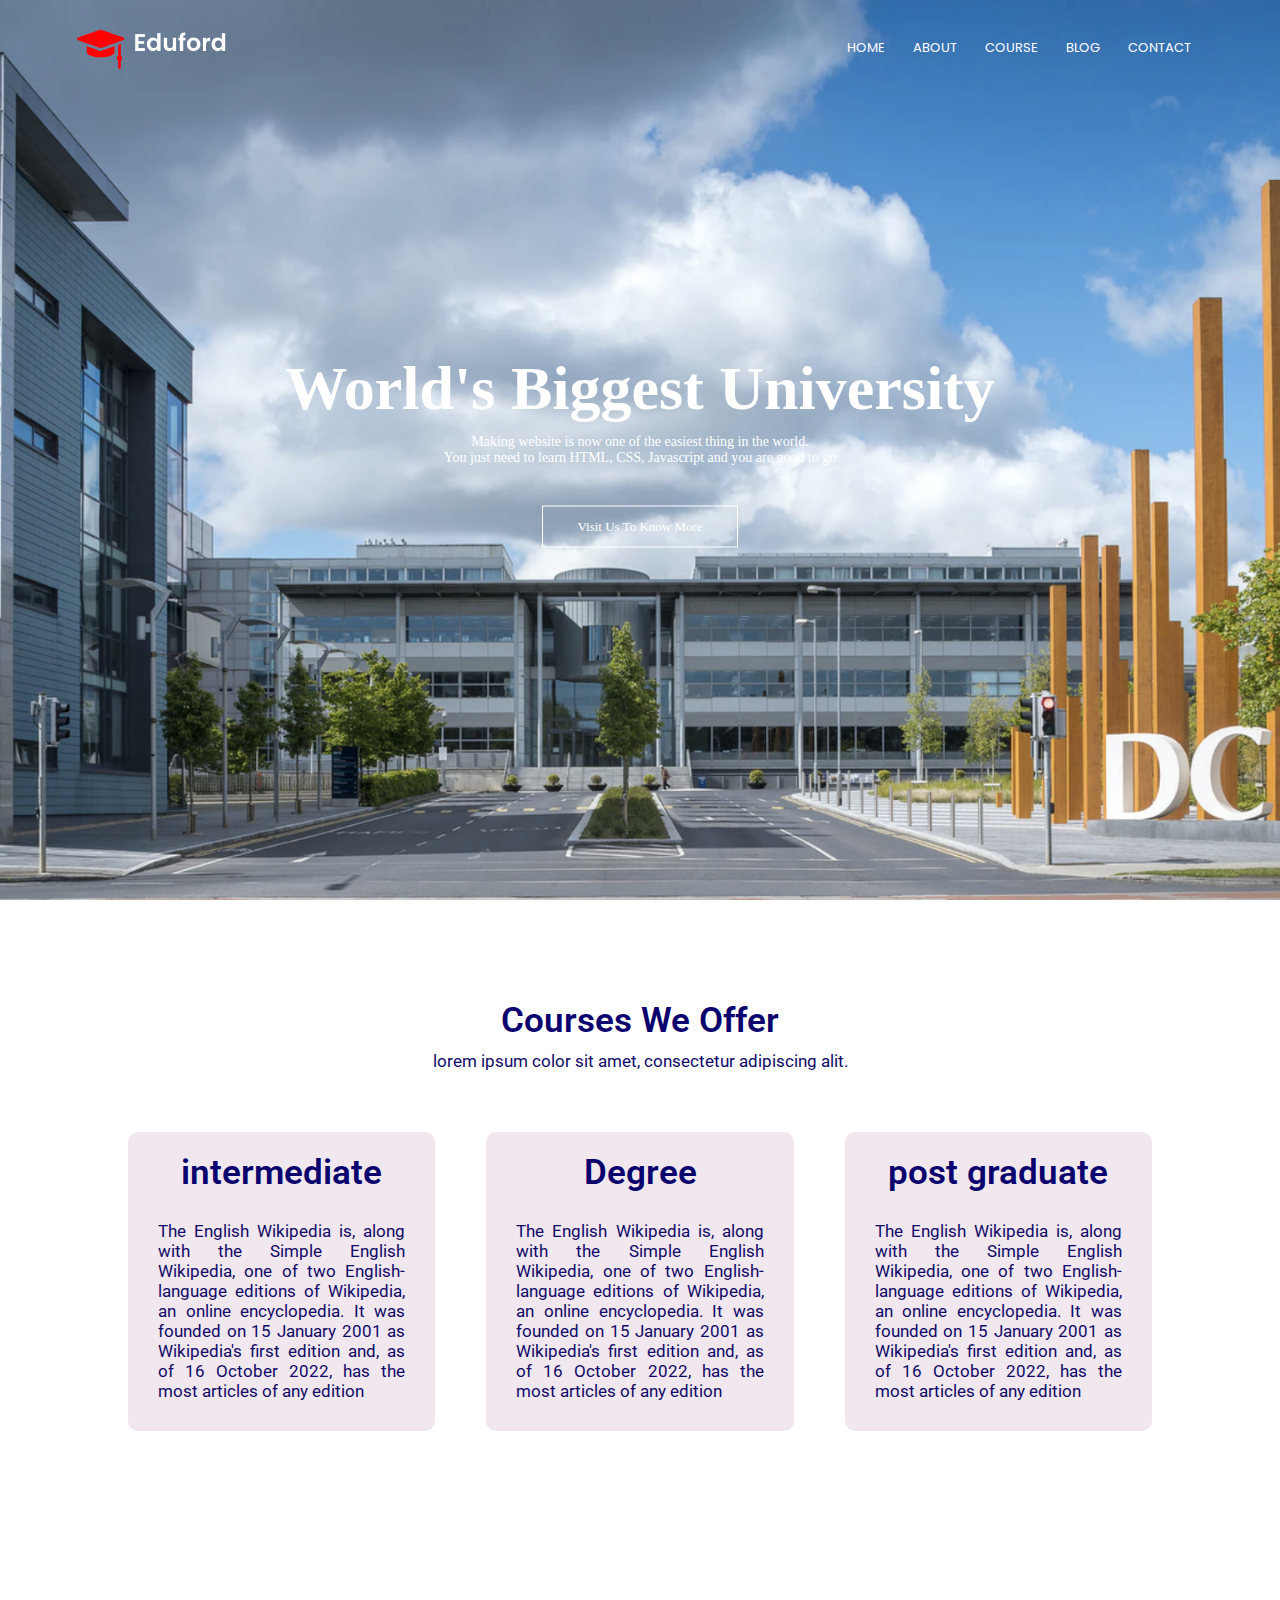
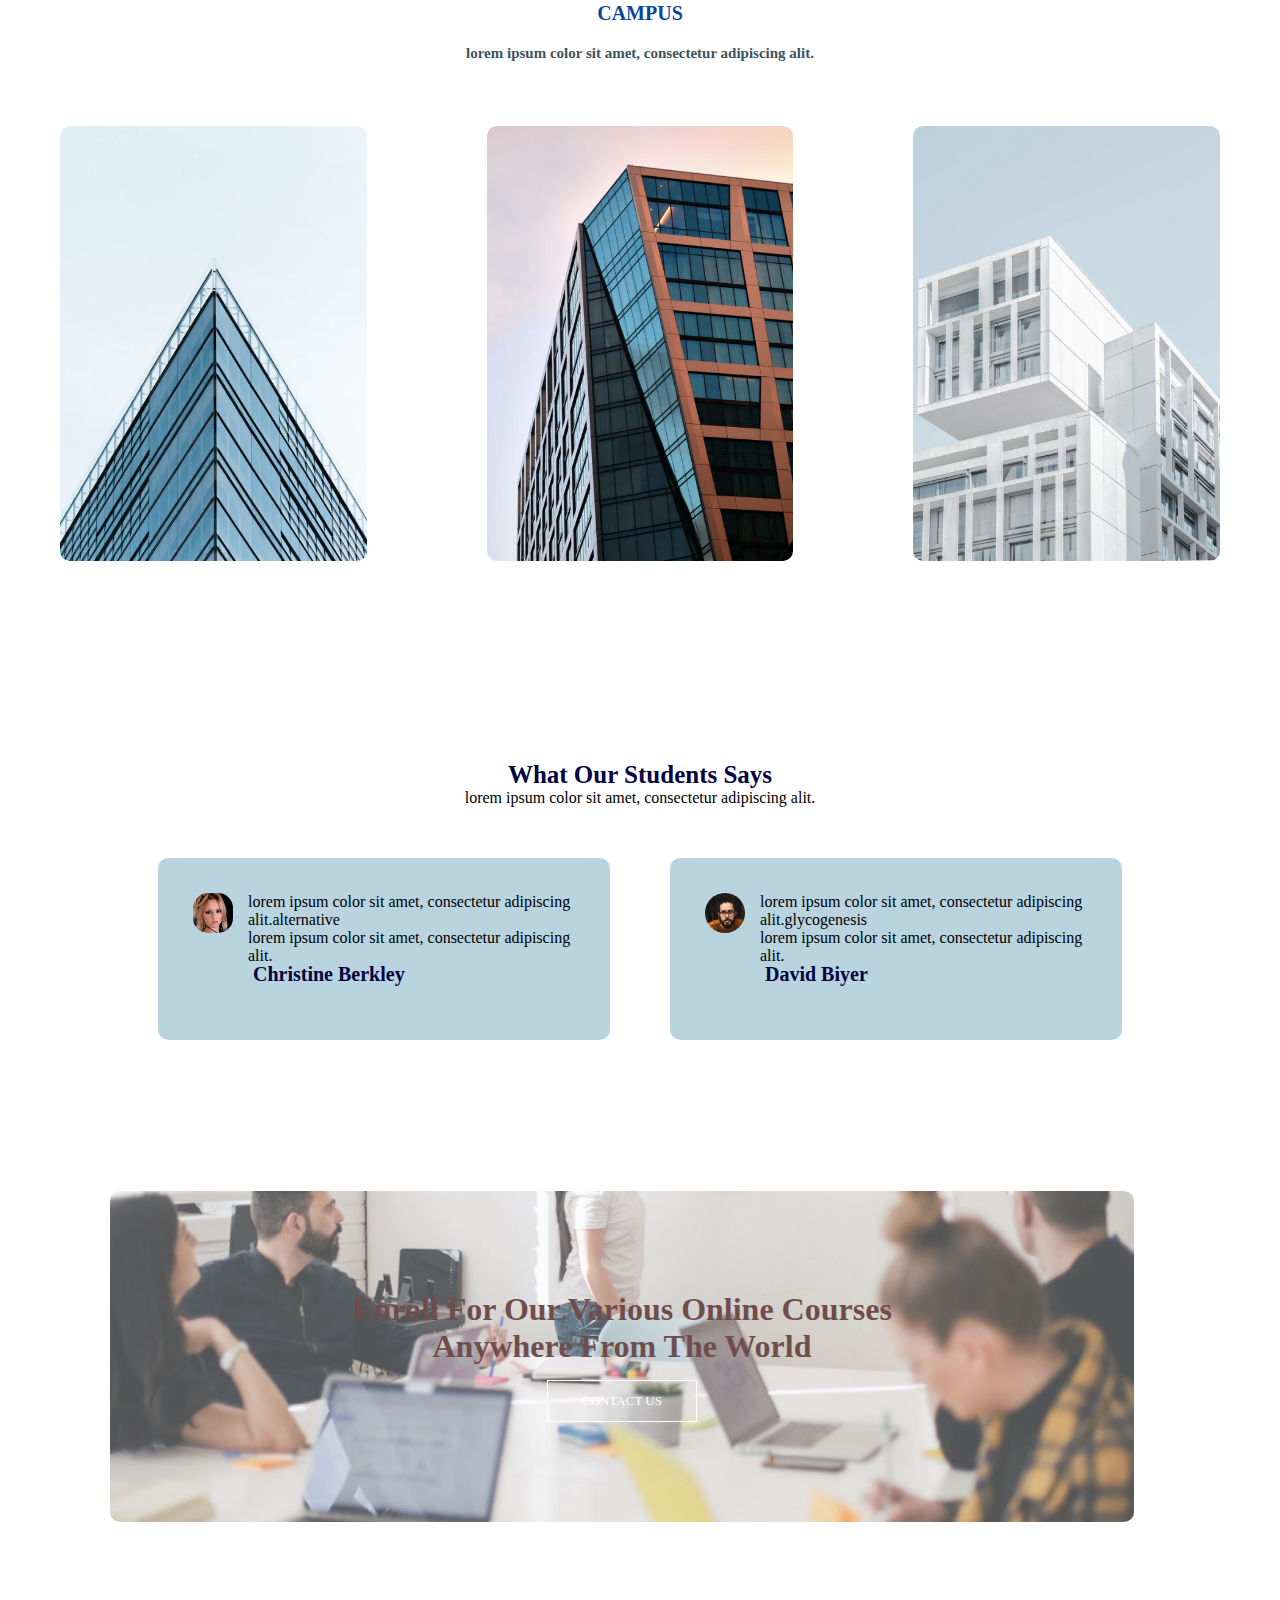
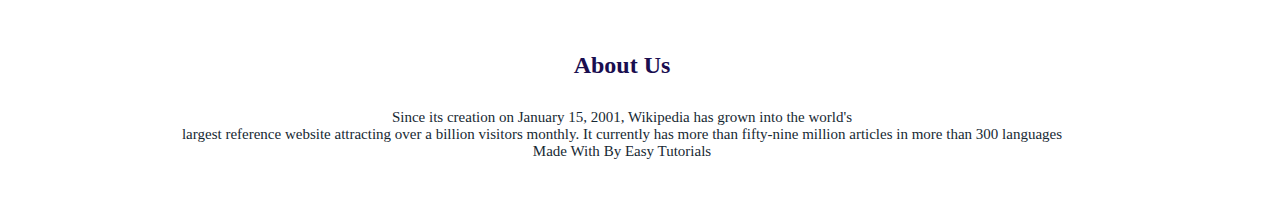
<file: projects/projects/Projects/website1/index.html>
<!DOCTYPE html>
<html lang="en">
    <head>
    <meta charset="UTF-8">
    <meta name="viewport" content="width= dwvice-width, initial-scale=1.0">
    <meta name="author" content="Farhana">
    <meta http-equiv="X-UA-Compatible" content="IE-edge">

    <link rel="stylesheet" href="style.css">
    <link rel="preconnect" href="https://fonts.googleapis.com">
    <link rel="preconnect" href="https://fonts.gstatic.com" crossorigin>
    <link href="https://fonts.googleapis.com/css2?family=Poppins&family=Teko:wght@300&display=swap" rel="stylesheet">
    
    <link rel="stylesheet" href="https://cdnjs.cloudflare.com/ajax/libs/font-awesome/5.8.0/css/all.min.css" integrity="sha512-3PN6gfRNZEX4YFyz+sIyTF6pGlQiryJu9NlGhu9LrLMQ7eDjNgudQoFDK3WSNAayeIKc6B8WXXpo4a7HqxjKwg==" crossorigin="anonymous" referrerpolicy="no-referrer" />
    <link rel="preconnect" href="https://fonts.googleapis.com">
    <link rel="preconnect" href="https://fonts.gstatic.com" crossorigin>
    <link href="https://fonts.googleapis.com/css2?family=Roboto&display=swap" rel="stylesheet">

    <title>first website</title>
    </head>
    <body>
     <section class="head">
        <nav>
            <a href="index.html"> <img src="image/logo.png" alt="it's a logo of the site"> </a>
            <div class="nav-links" id="navLinks">
                <i class="fa fa-times" id="hidemenu" onclick="hideMenu()"></i>
                <ul>
                    <li><a href="">HOME</a></li>
                    <li><a href="">ABOUT</a></li>
                    <li><a href="">COURSE</a></li>
                    <li><a href="">BLOG</a></li>
                    <li><a href="">CONTACT</a></li>
                </ul>
            </div>
            <i class="fa fa-bars" id="showmenu" onclick="showMenu()"></i>
        </nav>
        <div class="text-box">
            <h1>World's Biggest University</h1>
        <p>Making website is now one of the easiest thing in the world.<br>You just need to learn HTML, CSS, Javascript and you are good to go</p>
    <a href="" class="hero-btn">Visit Us To Know More</a>
    </div>
     </section>
     <section class="course">
        <h2>Courses We Offer</h2>
        <p>
         lorem ipsum color sit amet, consectetur adipiscing alit.
        </p>
        <div class="row">
            <div class="course-col">
            <h2>intermediate</h2>
            <p>The English Wikipedia is, along with the Simple English Wikipedia, one of two English-language editions of Wikipedia, an online encyclopedia. It was founded on 15 January 2001 as Wikipedia's first edition and, as of 16 October 2022, has the most articles of any edition
            </p>
        </div>
        <div class="course-col">
            <h2>Degree</h2>
            <p>The English Wikipedia is, along with the Simple English Wikipedia, one of two English-language editions of Wikipedia, an online encyclopedia. It was founded on 15 January 2001 as Wikipedia's first edition and, as of 16 October 2022, has the most articles of any edition
            </p>
        </div>
        <div class="course-col">
            <h2>post graduate</h2>
            <p>The English Wikipedia is, along with the Simple English Wikipedia, one of two English-language editions of Wikipedia, an online encyclopedia. It was founded on 15 January 2001 as Wikipedia's first edition and, as of 16 October 2022, has the most articles of any edition
            </p>
        </div>

        </div>
     </section>
     <section class="campus">
     <h3>CAMPUS</h3> 
     <p> lorem ipsum color sit amet, consectetur adipiscing alit.</p>
     <div class="row">
        <div class="campus-col">
            <img src="image/london.png" alt="campus image"/>
            <div class="layer">
                <h3>LONDON</h3>
            </div>
        </div>
        <div class="campus-col">
            <img src="image/newyork.png" alt="campus image">
            <div class="layer">
                <h3>NEW YORK</h3>
            </div>
        </div>
        <div class="campus-col">
            <img src="image/washington.png" alt="campus image">
            <div class="layer">
                <h3>WASHINGTON</h3>
            </div>
        </div>
     </div>
     </section>
     <section class="tastimonial">
        <h5>What Our Students Says</h5>
        <p>lorem ipsum color sit amet, consectetur adipiscing alit.</p>
        <div class="row">
            <div class="testimonial-col">
            <img src="image/user1.jpg" alt="library picture" style="border-radius: 15px 15px 15px 15px">
            <p>lorem ipsum color sit amet, consectetur adipiscing alit.alternative<br>lorem ipsum color sit amet, consectetur adipiscing alit.</p>
            <h5>Christine Berkley</h5>
            <i class="fa fa-star"></i>
            <i class="fa fa-star"></i>
            <i class="fa fa-star"></i>
            <i class="fa fa-star"></i>
            <i class="far fa-star"></i>
             </div>
            <div class="testimonial-col">
            <img src="image/user2.jpg" alt="busketball picture"/>
            <p>lorem ipsum color sit amet, consectetur adipiscing alit.glycogenesis<br>lorem ipsum color sit amet, consectetur adipiscing alit.</p>
            <h5>David Biyer</h5>
            <i class="fa fa-star"></i>
            <i class="fa fa-star"></i>
            <i class="fa fa-star"></i>
            <i class="fa fa-star"></i>
            <i class="fas fa-star-half-alt"></i>
        </div>
        </div>
 </section>
 <section class="contact">
    <h1>Enroll For Our Various Online Courses<br>Anywhere From The World</h1>
    <a href="" class="hero-btn">CONTACT US</a>
 </section>
 <section class="footer">
    <h2>About Us</h2>
    <p>Since its creation on January 15, 2001, Wikipedia has grown into the world's<br>largest reference website attracting over a billion visitors monthly. It currently has more than fifty-nine million articles in more than 300 languages</p>
 <div class="icons">
    <i class="fab fa-facebook"></i>
    <i class="fab fa-instagram"></i>
    <i class="fab fa-twitter"></i>
    <i class="fab fa-linkedin"></i>
    <p>Made With <i class="far fa-heart"></i> By Easy Tutorials</p>

 </div>
</section>
     
     <!---------------------tastimonials---------------------->
    
    
     <!--toggle menu for small device hide and show-->
     <script>
        var navLinks = document.getElementById("navLinks");
        function showMenu(){
            navLinks.style.right = "0";
            console.log("tgrfhtdfg")
        }
        function hideMenu(){
            navLinks.style.right = "-200px";
            console.log("tgrfhtdfg")
        }
     </script>
    </body>

</html
</file>
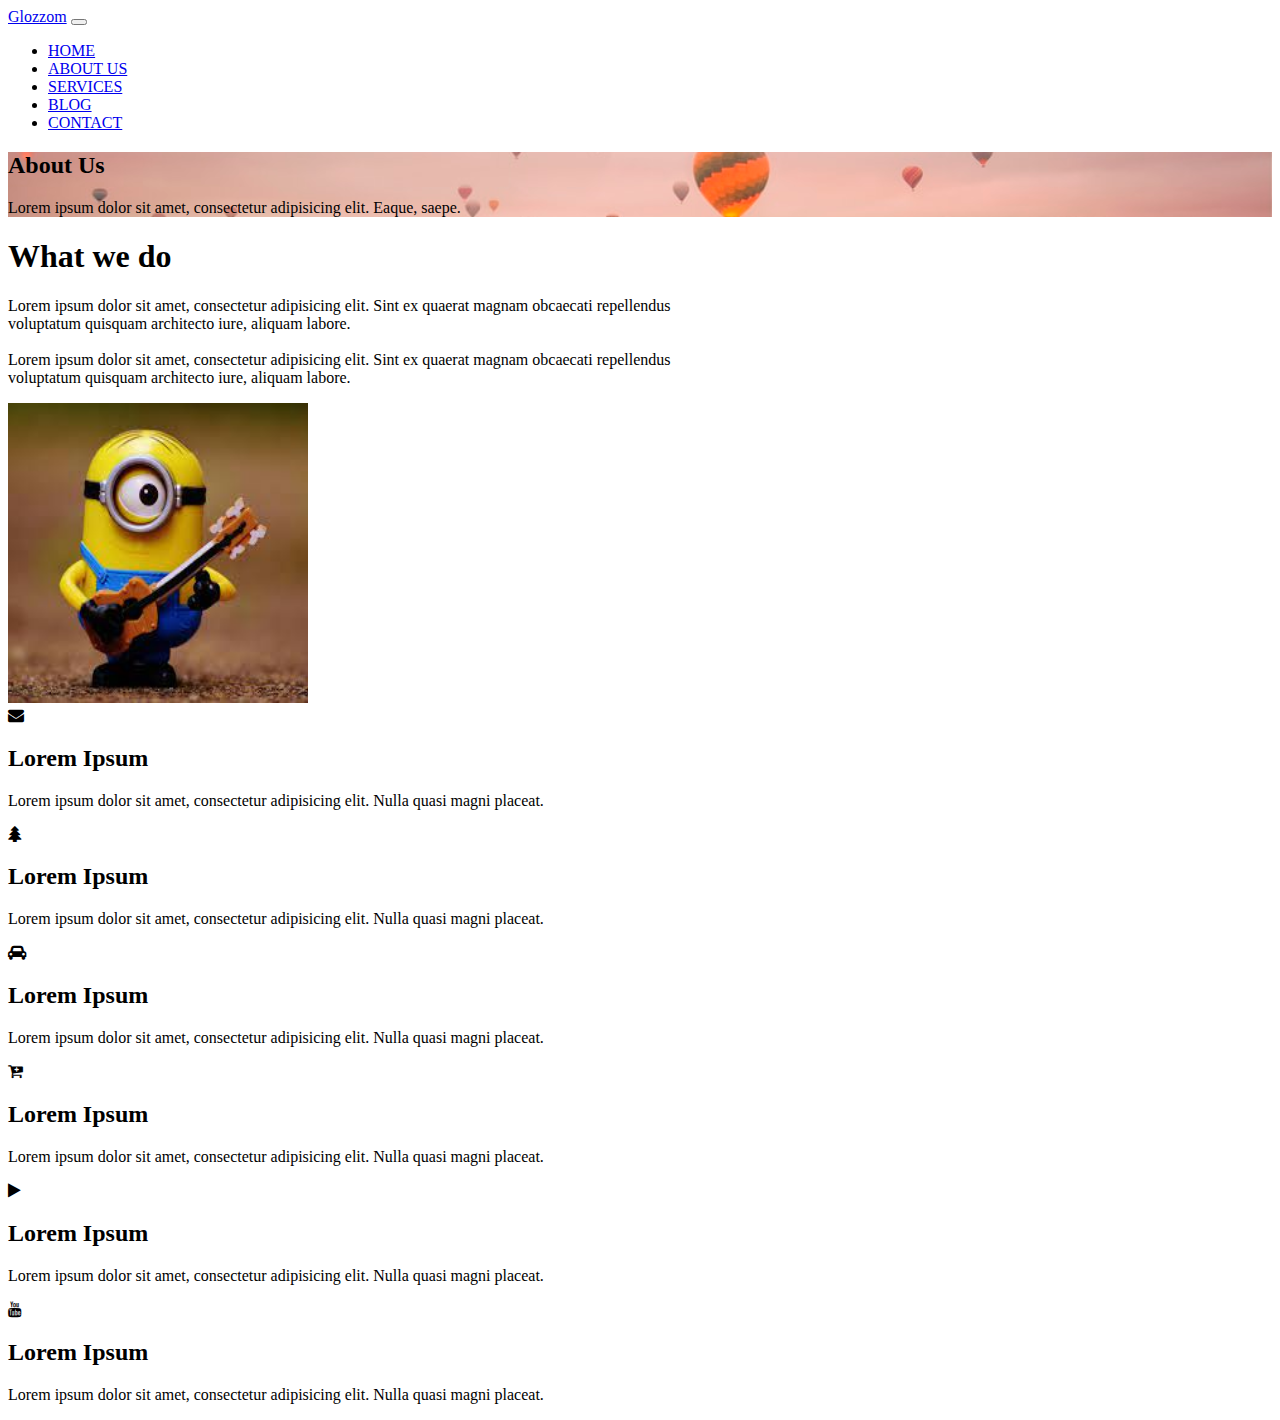
<file: projects/projects/bootstrap5_projects/bootstrap-F-project/about.html>
<!DOCTYPE html>
<html lang="en">
  <head>
    <meta charset="UTF-8">
    <meta name="viewport" content="width=device-width, initial-scale=1.0" />
    <link href="https://cdn.jsdelivr.net/npm/bootstrap@5.0.2/dist/css/bootstrap.min.css" rel="stylesheet" integrity="sha384-EVSTQN3/azprG1Anm3QDgpJLIm9Nao0Yz1ztcQTwFspd3yD65VohhpuuCOmLASjC" crossorigin="anonymous">
    <script src="https://cdn.jsdelivr.net/npm/bootstrap@5.0.2/dist/js/bootstrap.bundle.min.js" integrity="sha384-MrcW6ZMFYlzcLA8Nl+NtUVF0sA7MsXsP1UyJoMp4YLEuNSfAP+JcXn/tWtIaxVXM" crossorigin="anonymous"></script>
    <script src="https://cdn.jsdelivr.net/npm/@popperjs/core@2.9.2/dist/umd/popper.min.js" integrity="sha384-IQsoLXl5PILFhosVNubq5LC7Qb9DXgDA9i+tQ8Zj3iwWAwPtgFTxbJ8NT4GN1R8p" crossorigin="anonymous"></script>
    <script src="https://cdn.jsdelivr.net/npm/bootstrap@5.0.2/dist/js/bootstrap.min.js" integrity="sha384-cVKIPhGWiC2Al4u+LWgxfKTRIcfu0JTxR+EQDz/bgldoEyl4H0zUF0QKbrJ0EcQF" crossorigin="anonymous"></script>
    <link href="https://stackpath.bootstrapcdn.com/font-awesome/4.7.0/css/font-awesome.min.css" rel="stylesheet" integrity="sha384-wvfXpqpZZVQGK6TAh5PVlGOfQNHSoD2xbE+QkPxCAFlNEevoEH3Sl0sibVcOQVnN"crossorigin="anonymous"/>
    <title>Glozzom</title>
  </head>
  <body>
    <nav class="navbar navbar-expand-md bg-dark navbar-dark sticky-top">
        <div class="container">
          <a class="navbar-brand" href="#">Glozzom</a>
          <button class="navbar-toggler navbar-toggler-right" data-toggle="collapse" data-target="#nav-links">

          <span class="navbar-toggler-icon"></span>
        </button>
        <div id="nav-links" class="nav-nav-links collapse navbar-collapse d-block justify-content-end list-unstyled">
            <ul class="nav-links d-block d-flex">
              <li class="nav-item">
                <a class="nav-link text-white active text-decoration-none" href="index.html">HOME</a>
              </li>
              <li class="nav-item">
                <a class="nav-link text-white-50 text-decoration-none" href="about.html">ABOUT US</a>
              </li>
              <li class="nav-item">
                <a class="nav-link text-white-50 text-decoration-none" href="services.html">SERVICES</a>
              </li>
              <li class="nav-item">
                <a class="nav-link text-white-50 text-decoration-none" href="blog.html">BLOG</a>
              </li>
              <li class="nav-item">
                <a class="nav-link text-white-50 text-decoration-none" href="contact.html">CONTACT</a>
              </li>
            </ul>
          </div>
        </div>
      </nav>
      <div>
        <div class="pb-5 pt-4 justify-content-center" style="background: url(image/image2.jpg); background-blend-mode: darken; background-size: cover; background-position: center;">
          <h2 class="text-center pt-4 fs-2 text-white fw-normal">About Us</h2>
          <p class="text-center pt-3 pb-4 text-white fs-5 fw-light">Lorem ipsum dolor sit amet, consectetur adipisicing elit. Eaque, saepe.</p>
       </div>
       <!-- <div class="container pt-5 pb-5">
        <div class="row d-flex gap-5 ps-5 justify-content-center">
         <div class="col ps-5 w-60 pt-5 pe-5">
           <h1 class="text-black fw-light fs-1 pb-3">What we do</h1>
           <p class="fw-normal">Lorem ipsum dolor sit amet, consectetur adipisicing elit. Sint ex quaerat magnam obcaecati repellendus voluptatum quisquam architecto iure, aliquam labore.

            <br><br>Lorem ipsum dolor sit amet, consectetur adipisicing elit. Sint ex quaerat magnam obcaecati repellendus voluptatum quisquam architecto iure, aliquam labore.</p>
         </div>
         <div class="col w-50 ps-5 justify-content-center"><img src="image/cartoon.jpg" height="500px" width="500px" class="rounded-circle h-100 w-50"></div>
        </div>
     </div> -->
     <div class="container pt-5 pb-5">
      <div class="row">
        <div class="col-8"><h1 class="text-black fw-light pb-3">What we do</h1>
          <p class="fw-normal">Lorem ipsum dolor sit amet, consectetur adipisicing elit. Sint ex quaerat magnam obcaecati repellendus<br> voluptatum quisquam architecto iure, aliquam labore.

           <br><br>Lorem ipsum dolor sit amet, consectetur adipisicing elit. Sint ex quaerat magnam obcaecati repellendus <br> voluptatum quisquam architecto iure, aliquam labore.</p>
        </div>
        <div class="col-4"><img src="image/cartoon.jpg" height="300px" width="300px" class="rounded-circle py-3"></div>
      </div>
     </div>
     <div class="container">
      <div class="row justify-content-center">
       <div class="col-3">
        <div class="bg-info gap-2 rounded py-5 px-5">
          <i class="fa fa-envelope fs-1" aria-hidden="true"></i>
        <h2>Lorem Ipsum</h2>
        <p>Lorem ipsum dolor sit amet, consectetur adipisicing elit. Nulla quasi magni placeat.</p>
       </div>
       <div class="bg-success rounded mt-3 py-5 px-5">
        <i class="fa fa-tree fs-1" aria-hidden="true"></i>
        <h2>Lorem Ipsum</h2>
        <p>Lorem ipsum dolor sit amet, consectetur adipisicing elit. Nulla quasi magni placeat.</p>
       </div>
      </div>
       <div class="col-3">
        <div class="bg-info rounded py-5 px-5">
          <i class="fa fa-car fs-1 align-items-center" aria-hidden="true"></i>
        <h2>Lorem Ipsum</h2>
        <p>Lorem ipsum dolor sit amet, consectetur adipisicing elit. Nulla quasi magni placeat.</p>
       </div>
       <div class="bg-success rounded mt-3 py-5 px-5">
         <i class="fa fa-cart-plus fs-1" aria-hidden="true"></i>
        <h2>Lorem Ipsum</h2>
        <p>Lorem ipsum dolor sit amet, consectetur adipisicing elit. Nulla quasi magni placeat.</p>
       </div>
      </div>
      <div class="col-3">
        <div class="bg-info rounded py-5 px-5">
          <i class="fa fa-play fs-1" aria-hidden="true"></i>
          <h2>Lorem Ipsum</h2>
          <p>Lorem ipsum dolor sit amet, consectetur adipisicing elit. Nulla quasi magni placeat.</p>
         </div>
         <div class="bg-success rounded mt-3 py-5 px-5">
          <i class="fa fa-youtube fs-1" aria-hidden="true"></i>
          <h2>Lorem Ipsum</h2>
          <p>Lorem ipsum dolor sit amet, consectetur adipisicing elit. Nulla quasi magni placeat.</p>
         </div>
      </div>
      </div>
     </div>

     <!-- <div>
      <div class="container">
        <div class="row gap-2">
          <div class="col bg-danger rounded py-5">
          <h2>Lorem Ipsum</h2>
          <p>Lorem ipsum dolor sit amet, consectetur adipisicing elit. Nulla quasi magni placeat.</p>
        </div>
        <div class="col bg-secondary rounded py-5">
          <h2>Lorem Ipsum</h2>
          <p>Lorem ipsum dolor sit amet, consectetur adipisicing elit. Nulla quasi magni placeat.</p>
        </div>
        <div class="col bg-info rounded py-5">
          <h2>Lorem Ipsum</h2>
          <p>Lorem ipsum dolor sit amet, consectetur adipisicing elit. Nulla quasi magni placeat.</p>
        </div>
      </div>
        <div class="row gap-2">
          <div class="col bg-primary rounded py-5">
            <h2>Lorem Ipsum</h2>
            <p>Lorem ipsum dolor sit amet, consectetur adipisicing elit. Nulla quasi magni placeat.</p>
          </div>
          <div class="col bg-success rounded py-5">
            <h2>Lorem Ipsum</h2>
            <p>Lorem ipsum dolor sit amet, consectetur adipisicing elit. Nulla quasi magni placeat.</p>
          </div>
          <div class="col bg-dark rounded py-5">
            <h2>Lorem Ipsum</h2>
            <p>Lorem ipsum dolor sit amet, consectetur adipisicing elit. Nulla quasi magni placeat.</p>
          </div>
        </div>
     </div> -->
  </body>

</html>
</file>
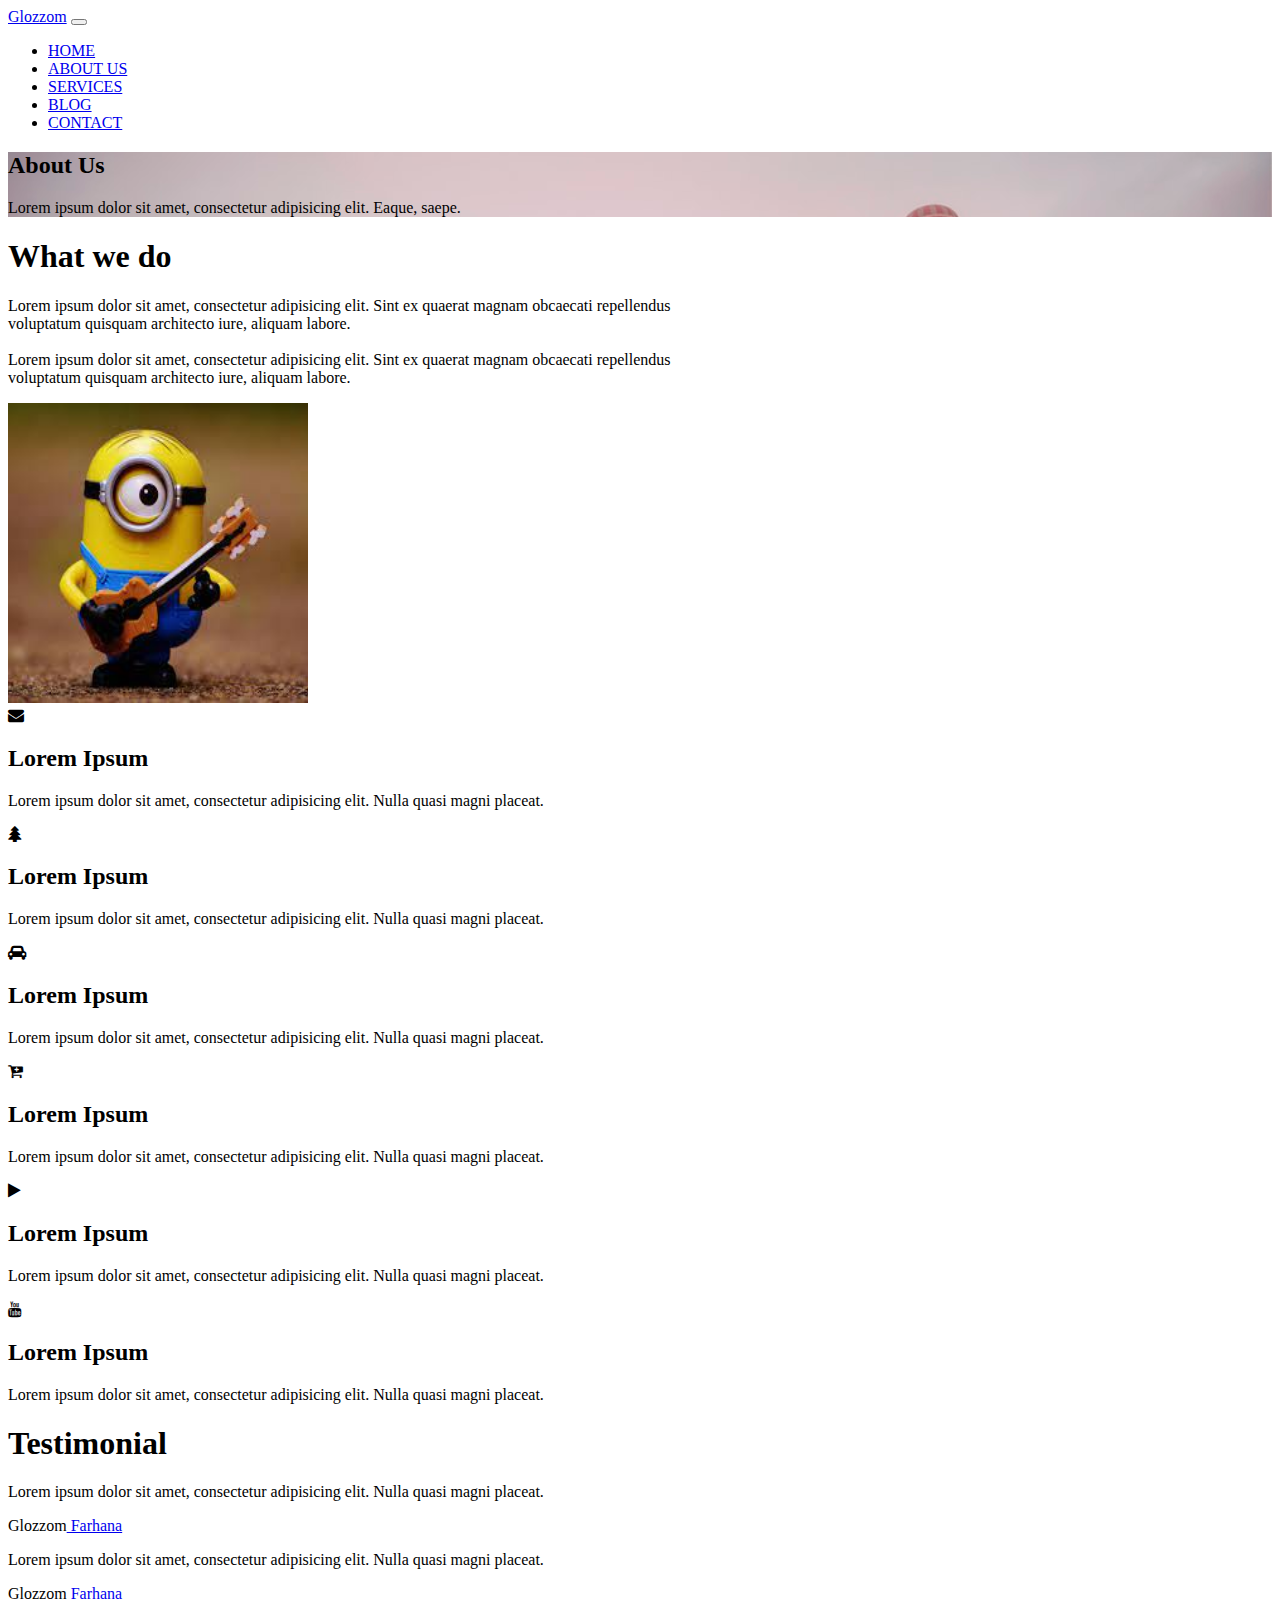
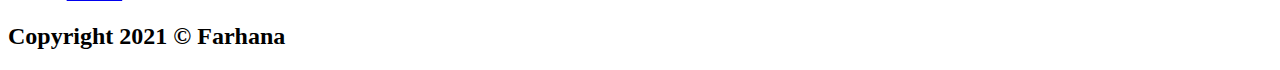
<file: projects/projects/bootstrap5_projects/bootstrap-Fproject-complete/about.html>
<!DOCTYPE html>
<html lang="en">
  <head>
    <meta charset="UTF-8">
    <meta name="viewport" content="width=device-width, initial-scale=1.0" />
    <link href="https://cdn.jsdelivr.net/npm/bootstrap@5.0.2/dist/css/bootstrap.min.css" rel="stylesheet" integrity="sha384-EVSTQN3/azprG1Anm3QDgpJLIm9Nao0Yz1ztcQTwFspd3yD65VohhpuuCOmLASjC" crossorigin="anonymous">
    <script src="https://cdn.jsdelivr.net/npm/bootstrap@5.0.2/dist/js/bootstrap.bundle.min.js" integrity="sha384-MrcW6ZMFYlzcLA8Nl+NtUVF0sA7MsXsP1UyJoMp4YLEuNSfAP+JcXn/tWtIaxVXM" crossorigin="anonymous"></script>
    <script src="https://cdn.jsdelivr.net/npm/@popperjs/core@2.9.2/dist/umd/popper.min.js" integrity="sha384-IQsoLXl5PILFhosVNubq5LC7Qb9DXgDA9i+tQ8Zj3iwWAwPtgFTxbJ8NT4GN1R8p" crossorigin="anonymous"></script>
    <script src="https://cdn.jsdelivr.net/npm/bootstrap@5.0.2/dist/js/bootstrap.min.js" integrity="sha384-cVKIPhGWiC2Al4u+LWgxfKTRIcfu0JTxR+EQDz/bgldoEyl4H0zUF0QKbrJ0EcQF" crossorigin="anonymous"></script>
    <link href="https://stackpath.bootstrapcdn.com/font-awesome/4.7.0/css/font-awesome.min.css" rel="stylesheet" integrity="sha384-wvfXpqpZZVQGK6TAh5PVlGOfQNHSoD2xbE+QkPxCAFlNEevoEH3Sl0sibVcOQVnN"crossorigin="anonymous"/>
    <link rel="stylesheet" href="https://cdnjs.cloudflare.com/ajax/libs/font-awesome/6.2.0/css/all.min.css" integrity="sha512-xh6O/CkQoPOWDdYTDqeRdPCVd1SpvCA9XXcUnZS2FmJNp1coAFzvtCN9BmamE+4aHK8yyUHUSCcJHgXloTyT2A==" crossorigin="anonymous" referrerpolicy="no-referrer" />
    <title>Glozzom</title>
  </head>
  <body>
    
    <nav class="navbar navbar-expand-md bg-dark navbar-dark fixed-top " uk-sticky="top: 500; animation: uk-animation-slide-top; bottom: #sticky-on-scroll-up">
      <div class="container">
        <a class="navbar-brand" href="index.html">Glozzom</a>
        <button class="navbar-toggler navbar-toggler-right" data-toggle="collapse" data-target="#navbar-nav">

        <span class="navbar-toggler-icon"></span>
      </button>
      <div id="navbar-nav" class="collapse navbar-collapse show justify-content-end">
          <ul class="nav-links d-flex list-unstyled">
            <li class="nav-item">
              <a class="nav-link text-white active" href="index.html" id="nav-lia">HOME</a>
            </li>
            <li class="nav-item">
              <a class="nav-link text-white-50" href="about.html">ABOUT US </a>
            </li>
            <li class="nav-item">
              <a class="nav-link text-white-50" href="services.html">SERVICES </a>
            </li>
            <li class="nav-item">
              <a class="nav-link text-white-50" href="blog.html">BLOG </a>
            </li>
            <li class="nav-item">
              <a class="nav-link text-white-50" href="contact.html">CONTACT</a>
            </li>
          </ul>
        </div>
      </div>
    </nav>


      <div>
        <div class="pb-5 pt-5 justify-content-center" style="background: url(image/image2.jpg); background-blend-mode: darken; background-size: cover;">
          <h2 class="text-center pt-5 fs-2 text-white fw-normal">About Us</h2>
          <p class="text-center pt-3 pb-4 text-white fs-5 fw-light">Lorem ipsum dolor sit amet, consectetur adipisicing elit. Eaque, saepe.</p>
       </div>
       <!-- <div class="container pt-5 pb-5">
        <div class="row d-flex gap-5 ps-5 justify-content-center">
         <div class="col ps-5 w-60 pt-5 pe-5">
           <h1 class="text-black fw-light fs-1 pb-3">What we do</h1>
           <p class="fw-normal">Lorem ipsum dolor sit amet, consectetur adipisicing elit. Sint ex quaerat magnam obcaecati repellendus voluptatum quisquam architecto iure, aliquam labore.

            <br><br>Lorem ipsum dolor sit amet, consectetur adipisicing elit. Sint ex quaerat magnam obcaecati repellendus voluptatum quisquam architecto iure, aliquam labore.</p>
         </div>
         <div class="col w-50 ps-5 justify-content-center"><img src="image/cartoon.jpg" height="500px" width="500px" class="rounded-circle h-100 w-50"></div>
        </div>
     </div> -->
     <div class="container pt-5 pb-2">
      <div class="row">
        <div class="col-8 ps-5"><h1 class="text-black fw-light pb-3">What we do</h1>
          <p class="fw-normal">Lorem ipsum dolor sit amet, consectetur adipisicing elit. Sint ex quaerat magnam obcaecati repellendus<br> voluptatum quisquam architecto iure, aliquam labore.

           <br><br>Lorem ipsum dolor sit amet, consectetur adipisicing elit. Sint ex quaerat magnam obcaecati repellendus <br> voluptatum quisquam architecto iure, aliquam labore.</p>
        </div>
        <div class="col-4 ps-5"><img src="image/cartoon.jpg" height="300px" width="300px" class="rounded-circle py-3 img-fluid"></div>
      </div>
     </div>
     <div class="container-md">
      <div class="row justify-content-center">
       <div class="col-md-4 px-5">
        <div class="bg-success rounded py-5 px-5">
          <div class="text-center"><i class="fa fa-envelope fs-1" aria-hidden="true"></i></div>
        <h2>Lorem Ipsum</h2>
        <p>Lorem ipsum dolor sit amet, consectetur adipisicing elit. Nulla quasi magni placeat.</p>
       </div>
       <div class="bg-success rounded mt-3 py-5 px-5">
        <div class="text-center"><i class="fa fa-tree fs-1" aria-hidden="true"></i></div>
        <h2>Lorem Ipsum</h2>
        <p>Lorem ipsum dolor sit amet, consectetur adipisicing elit. Nulla quasi magni placeat.</p>
       </div>
      </div>
       <div class="col-md-4 px-5">
        <div class="bg-secondary rounded py-5 px-md-5">
          <div class="text-center"><i class="fa fa-car fs-1 align-items-center" aria-hidden="true"></i></div>
        <h2>Lorem Ipsum</h2>
        <p>Lorem ipsum dolor sit amet, consectetur adipisicing elit. Nulla quasi magni placeat.</p>
       </div>
       <div class="bg-secondary rounded mt-3 py-5 px-5">
        <div class="text-center"><i class="fa fa-cart-plus fs-1" aria-hidden="true"></i></div>
        <h2>Lorem Ipsum</h2>
        <p>Lorem ipsum dolor sit amet, consectetur adipisicing elit. Nulla quasi magni placeat.</p>
       </div>
      </div>
      <div class="col-md-4 px-5">
        <div class="bg-primary rounded py-5 px-5">
          <div class="text-center"><i class="fa fa-play fs-1" aria-hidden="true"></i></div>
          <h2>Lorem Ipsum</h2>
          <p>Lorem ipsum dolor sit amet, consectetur adipisicing elit. Nulla quasi magni placeat.</p>
         </div>
         <div class="bg-primary rounded mt-3 py-5 px-5">
          <div class="text-center"><i class="fa fa-youtube fs-1" aria-hidden="true"></i></div>
          <h2>Lorem Ipsum</h2>
          <p>Lorem ipsum dolor sit amet, consectetur adipisicing elit. Nulla quasi magni placeat.</p>
         </div>
      </div>
      </div>
     </div>
     <div>
      <div class="py-5 text-center">
        <div>
            <div><h1 class="text-dark fw-normal fs-2">Testimonial</h1>
              <p class="fs-5 fw-light fst-italic"><i class="fa-light fa-horizontal-rule"></i>Lorem ipsum dolor sit amet, consectetur adipisicing elit. Nulla quasi magni placeat.</p>
              Glozzom<a href="#" class="text-decoration-none fw-lighter"> Farhana</a>
            
            </div>
            <div>
              <p class="fs-5 fw-light fst-italic"><i class="fa-light fa-horizontal-rule"></i>Lorem ipsum dolor sit amet, consectetur adipisicing elit. Nulla quasi magni placeat.</p>Glozzom<a href="#" class="text-decoration-none fw-lighter"> Farhana</a>
              </div>
          </div>
        </div>
    
    </div>
    <div class="bg-info pt-3 pb-3">
      <div class="container text-center"><h2 class="fs-5 text-white fw-light">Copyright 2021 &copy; Farhana</h2></div>
  </div>

     <!-- <div>
      <div class="container">
        <div class="row gap-2">
          <div class="col bg-danger rounded py-5">
          <h2>Lorem Ipsum</h2>
          <p>Lorem ipsum dolor sit amet, consectetur adipisicing elit. Nulla quasi magni placeat.</p>
        </div>
        <div class="col bg-secondary rounded py-5">
          <h2>Lorem Ipsum</h2>
          <p>Lorem ipsum dolor sit amet, consectetur adipisicing elit. Nulla quasi magni placeat.</p>
        </div>
        <div class="col bg-info rounded py-5">
          <h2>Lorem Ipsum</h2>
          <p>Lorem ipsum dolor sit amet, consectetur adipisicing elit. Nulla quasi magni placeat.</p>
        </div>
      </div>
        <div class="row gap-2">
          <div class="col bg-primary rounded py-5">
            <h2>Lorem Ipsum</h2>
            <p>Lorem ipsum dolor sit amet, consectetur adipisicing elit. Nulla quasi magni placeat.</p>
          </div>
          <div class="col bg-success rounded py-5">
            <h2>Lorem Ipsum</h2>
            <p>Lorem ipsum dolor sit amet, consectetur adipisicing elit. Nulla quasi magni placeat.</p>
          </div>
          <div class="col bg-dark rounded py-5">
            <h2>Lorem Ipsum</h2>
            <p>Lorem ipsum dolor sit amet, consectetur adipisicing elit. Nulla quasi magni placeat.</p>
          </div>
        </div>
     </div> -->
  </body>

</html>
</file>
<file: projects/projects/Projects/project3/style.css>
*{
    margin: 0;
    padding: 0;
    box-sizing: border-box;
}

.container{
    background-color: #d9e5fa;
    min-height: 100vh;
    border: 10px solid black;
}
.content{
    max-width: 900px;
    margin: 0 auto;
}
.top_section{
    display: flex;
    justify-content: space-between;
    margin-bottom: 100px;
}
.top_section,h1{
    font-size: 40px;
    font-weight: bold;
    color: black;
    text-transform: uppercase;
}
.top_section,h1,h4{
    align-items: flex-end;
    line-height: 0;
}
.top_section,h4{
    font-size: 20px;
    text-align: end;
}
.image_container{
border-radius: 50%;
overflow: hidden;
margin-top: 30px;
}
.image_container,img{
    height: 320px;;
    width: 300px;

}
.about_section{
    margin-top: 50px;
}
.about_section,p{
    font-size: 20px;
    line-height: 30px;
    letter-spacing: 0.5px;
    text-align: justify;
    margin-top: 50px;
}
.about_section,h1{
    font-size: 50px;
    font-weight: 200;
    margin-bottom: 30px;

}
.biography_section,h3{
    font-size: 30px;
    margin-bottom: 20px;
    color: #383a3d;
}
.bio,ul{
    font-size: 20px;
    line-height: 30px;
    margin-left: 70px;
}

footer {
    margin-top: 20px;
    text-align: end;

}
</file>
<file: projects/projects/Projects/website1/style.css>
*{
    margin: 0;
    padding: 0;
}
.head{
    min-height: 100vh;
    width: 100%;
    background-image: url(image/banner.png);
    background-position: center;
    background-size: cover;
    position: relative;
}
/*-------------Nav Part,img,nav links,---------------*/
nav{
    display: flex;
    padding: 2% 6%;
    justify-content: space-between;
    align-items: center;
}
nav img{
    width:150px;

}
.nav-links{
    flex: 1;
    text-align: right;
}
.nav-links ul li{
    list-style: none;
    display: inline-block;
    padding: 8px 12px;
    position: relative;
}
.nav-links ul li a{
    color: #FFFFFF;
    text-decoration: none;
    font-size: 13px;
    font-family:'Poppins', sans-serif;
}
.nav-links ul li::after{
width: 0%;
content: '';
height: 2px;
background:#1111E8;
display: block;
margin: auto;
}
.nav-links ul li:hover::after{
    width: 100%;

}
.text-box{
    width:90%;
    color: #fff;
    position: absolute;
    top: 50%;
    left: 50%;
    transform: translate(-50%,-50%);
    text-align: center;
}

.text-box h1{
    font-size: 62px;
}
.text-box p{
    font-size: 14px;
    margin: 10px 0 40px;
    color: #fff;
}
.hero-btn{
    display: inline-block;
    text-decoration: none;
    color:#fff;
    border:1px solid #fff;
    font-size:13px;
    padding: 12px 34px;
    background: transparent;
    cursor: pointer;
    position: relative;

}
.hero-btn:hover{
    border: 1px solid #e81111;
    background: #e81111;
    transition: 1s;
}
nav .fa{
    display: none;
}
/*-------------Media Part---------------*/
@media(max-width:700px){
    .text-box h1{
        font-size: 20px;
    }
    .nav-links ul li{
        display: block;
    }
    .nav-links{
        position: absolute;
        height: 100vh;
        background: #7f9aa5;
        width:150px;
        top: 0;
        overflow: hidden;
        text-align: left;
        z-index: 2;
        transition: 1s;
    }
    nav .fa{
        display: block ;
        color: #000000;
        margin: 10px;
        font-size: 22px;
        cursor: pointer;
    }
    .nav-links ul{
        padding: 30px;
        
    }
}

/*--------------2nd section ,columns--------------*/
.course{
    width:80%;
    margin:auto;
    text-align: center;
    padding: 100px;
    font-family:'Roboto', sans-serif;
}
.course h2{
font-size: 35px;
font-weight: 600;
color: #0a036d;
}
.course p{
    color: #110a68;
    font-size: 17px;
    font-weight: 400;
    line-height: 20px;
    padding: 10px;
}
.row{
    margin-top: 5%;
    display: flex;
    justify-content: space-between;
}
.course-col{
    background-color: #f0e8ee;
    border-radius: 10px;
    margin-bottom: 5%;
    flex-basis:30%;
    padding: 20px;
    box-sizing: border-box;
}
.h2{
    text-align: center;
    font-weight: 600;
}
.course-col p{
    margin-top: 18px;
    text-align: justify;

}
.course-col p:hover{
    background: #e4a9d7;
    border-radius: 10px;
    transition: 1s;

}
.course-col:hover{
    box-shadow: 5px 0 20px 0px #384161;
    transition: 0.5s;
}

/*-----------Media part  for course ---------------*/
@media(max-width:700px){
    .row{
        flex-direction: column;
}
.course{
    position: absolute;
    padding-right: 90%;
    padding-left: 10%;
}
}

.campus{
    text-align: center;
    padding-top: 20px;
    margin: auto;
}
.campus h3{
    font-size: 20px;
    font-weight: 600;
    color: #0a459e;
    padding-bottom: 20px;

}
.campus p{
    font-size: 15px;
    font-weight: 600;
    color: #3e535e;

}
.campus-col{
    border-radius: 10px;
    flex-basis: 30%;
    margin-bottom: 100px;
    position: relative;
    overflow: hidden;
    margin-right: 60px;
    margin-left: 60px;
    
}
.campus-col img{
    width: 100%;
    display: block;
}
.campus-col h3{
    padding-top: 20px;
}

.layer{
   height: 100%;
    width:100%;
    position: absolute;
    top: 0;
    right: 0;
    left:0;
    transition: 0.5s;
    background: transparent;
}
.layer:hover{
    background: #5f93a7;
    opacity: 30%;
}
.layer h3{
    width: 100%;
    font-weight: 600;
    color: #fff;
    font-size: 20px;
    position: absolute;
    bottom: 1%;
    transition: 0.5s;
    opacity: 0;
}
.layer:hover h3{
    opacity: 100%;
    bottom: 46%;
}
/*--------------facilities-------------*/
@media(max-width:700px){
    .testimonial-col{
        flex-direction: column;
        overflow: hidden;
    }
}
.tastimonial{
    width: 80%;
    margin-top: auto;
    padding-top: 100px;
    text-align: center;
    margin-left: 10%;
}
.testimonial-col{
    flex-basis: 45%;
    border-radius: 10px;
    margin-bottom: 5%;
    text-align: left;
    cursor: pointer;
    display: flex;
    background-color: #b9d4df;
    margin-left: 30px;
    margin-right: 30px;
    padding: 35px;
}
.testimonial-col img{
    display: flex;
    height: 40px;
    border-radius: 100%;
}
.tastimonial h5{
    font-size: 25px;
    color: #030341;
    

}
.testimonial p{
    font-size: 15px;
}
.testimonial-col h5{
    font-size: 20px;
    position: absolute;
    margin-top: 70px;
    margin-right: 270px;
    margin-left: 60px;


    
}
.testimonial-col p{
    text-align: left;
    margin-left: 15px;
    padding: 0;
    margin-bottom: 40px;
    
}
.testimonial-col .fa{
    color: #1111E8;
}
.testimonial-col .fas{
    color: #1111E8;
}
.testimonial-col .far{
    color: #1111E8;
}
@media(max-width:700px){

}
.contact{
    width: 80%;
    margin: 100px 110px;
    background-image:url(image/banner2.jpg);
    background-position: center;
    background-size: cover;
    text-align: center;
    padding: 100px 0;
    border-radius: 10px;
}
.contact{
    background-color: black;
    opacity:0.7;
}
.contact h1{
    margin-bottom: 15px;
    color: #350303;
}
@media(max-width:700px){

}
.footer{
    width: 80%;
    text-align: center;
    padding: 30px 0;
    margin-left: 110px;
    
}
.footer h2{
    text-align: center;
    color: #1a0e50;
    margin-bottom: 30px;
    font-weight: 600;
}
.footer p{
    font-size: 15px;
    color: #172933;
}
.icons{
    margin-bottom: 15px;
}
.icons .fab{
    margin-top: 13px;
    margin-bottom: 13px;
}
</file>
